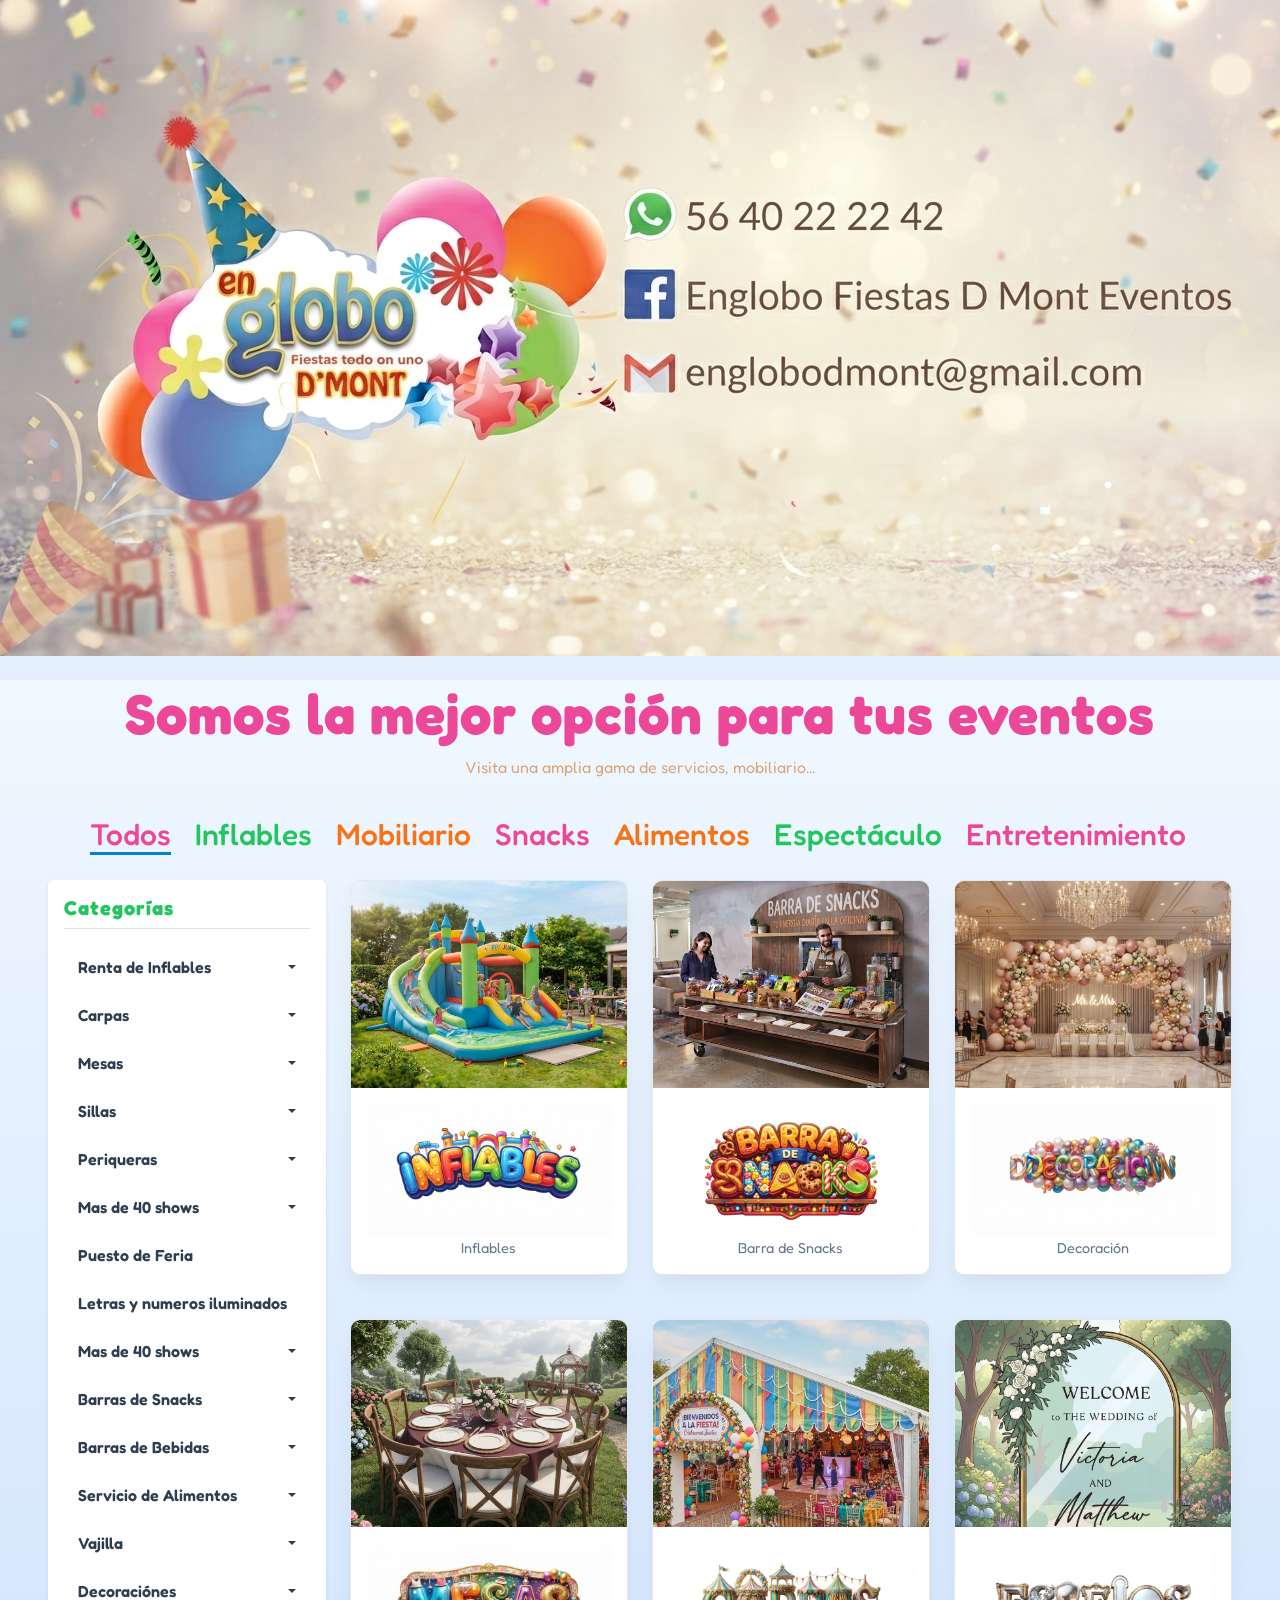
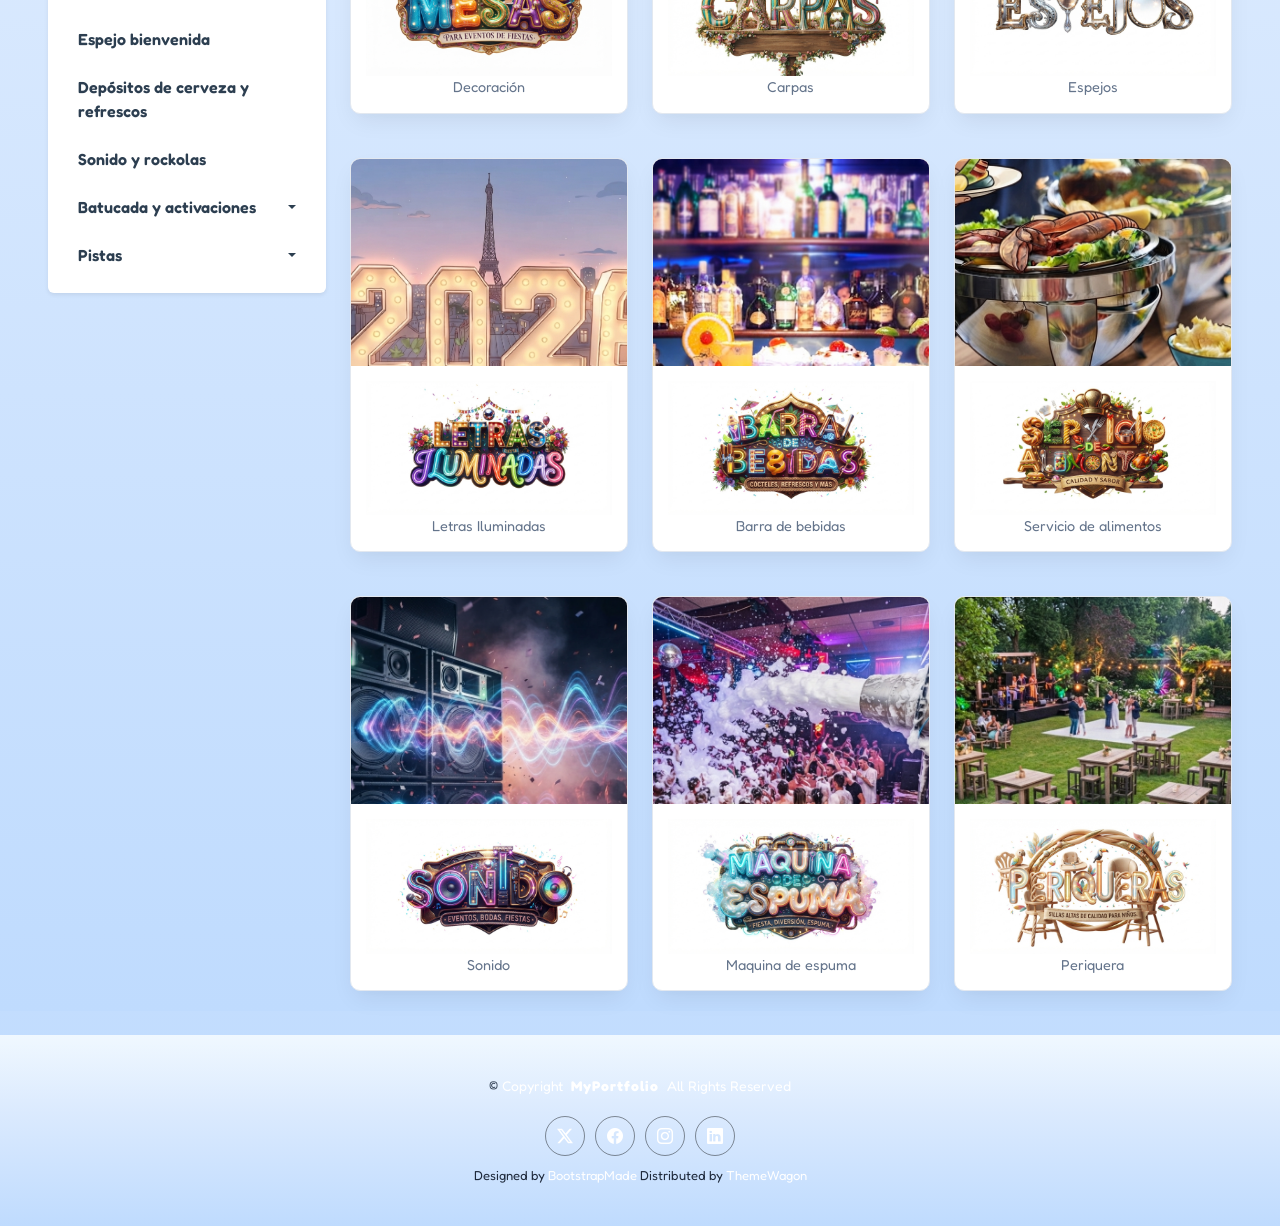
<file: index.html>
<!DOCTYPE html>
<html lang="en">

<head>
  <meta charset="utf-8">
  <meta content="width=device-width, initial-scale=1.0" name="viewport">
  <title>En Globo Fiestas</title>
  <meta name="description" content="">
  <meta name="keywords" content="">

  <!-- Google Font: Fredoka -->
  <link rel="preconnect" href="https://fonts.googleapis.com">
  <link rel="preconnect" href="https://fonts.gstatic.com" crossorigin>
  <link href="https://fonts.googleapis.com/css2?family=Fredoka:wght@300..700&display=swap" rel="stylesheet">

  <!-- Favicons -->
  <link href="assets/img/favicon.png" rel="icon">
  <link href="assets/img/apple-touch-icon.png" rel="apple-touch-icon">

  <!-- Fonts -->
  <link href="https://fonts.googleapis.com" rel="preconnect">
  <link href="https://fonts.gstatic.com" rel="preconnect" crossorigin>
  <link href="https://fonts.googleapis.com/css2?family=Inconsolata:wght@200;300;400;500;600;700;800;900&display=swap" rel="stylesheet">

  <!-- Vendor CSS Files -->
  <link href="assets/vendor/bootstrap/css/bootstrap.min.css" rel="stylesheet">
  <link href="assets/vendor/bootstrap-icons/bootstrap-icons.css" rel="stylesheet">
  <link href="assets/vendor/aos/aos.css" rel="stylesheet">
  <link href="assets/vendor/glightbox/css/glightbox.min.css" rel="stylesheet">
  <link href="assets/vendor/swiper/swiper-bundle.min.css" rel="stylesheet">

  <!-- Main CSS File -->
  <link href="assets/css/main.css" rel="stylesheet">

  <style>
  .portfolio-filters li {
    font-size: 30px !important; /* Puedes cambiar 20px por el tamaño que desees */
    font-weight: bold;
  }
</style>

</head>

<body class="index-page">

  <header id="header" class="header d-flex align-items-center sticky-top">
  <div class="container-fluid position-relative p-0 m-0">
    
    <!-- Enlace y Banner -->
    <a href="index.html" class="logo-link-extremo">
      <img src="assets/img/enGlobo/logoEnfiestasLogoM2.jpeg" alt="EnGloboFiestas" class="logo-extremo-img">
    </a>

    <!-- Navegación -->
    <nav id="navmenu" class="navmenu">
      <ul>
        <li><a href="index.html" class="active">Home</a></li>
        <li><a href="about.html">About</a></li>
        <li><a href="services.html">Services</a></li>
        <li><a href="portfolio.html">Portfolio</a></li>
        <li><a href="contact.html">Contact</a></li>
      </ul>
    </nav>
    
    <i class="mobile-nav-toggle d-xl-none bi bi-list"></i>

  </div>
</header>

  <main class="main my-4">
    <section id="portfolio" class="portfolio section">
      <div class="container-fluid px-lg-5">

        <!-- CONTENEDOR PRINCIPAL DE ISOTOPE (REQUERIDO PARA QUE FUNCIONE EL FILTRADO) -->
        <div class="isotope-layout" data-default-filter="*" data-layout="masonry" data-sort="original-order">

          <!-- ENCABEZADO Y FILTROS -->
          <div class="row align-items-center mb-4">
            <div class="col-lg-12 text-center">
              <h1 class="tituloPrincipal titulo-rosa">Somos la mejor opción para tus eventos</h1>
              <p class="titulo-anaranjado">Visita una amplia gama de servicios, mobiliario...</p>
            </div>
          </div>

          <div class="row">
            <div class="col-lg-12 text-center align-items-center">
              <ul class="portfolio-filters isotope-filters" data-aos="fade-up" data-aos-delay="100">
                <li data-filter="*" class="filter-active titulo-rosa">Todos</li>
                <li data-filter=".filter-app" class="titulo-verde">Inflables</li>
                <li data-filter=".filter-product" class="titulo-anaranjado">Mobiliario</li>
                <li data-filter=".filter-branding" class="titulo-rosa">Snacks</li>
                <li data-filter=".filter-books" class="titulo-anaranjado">Alimentos</li>
                <li data-filter=".filter-books" class="titulo-verde">Espectáculo</li>
                <li data-filter=".filter-books" class="titulo-rosa">Entretenimiento</li>
              </ul>
            </div>
          </div>

          <!-- ESTRUCTURA EN DOS COLUMNAS -->
          <div class="row gy-4">
            
            <!-- COLUMNA IZQUIERDA: Menú Vertical Lateral -->
            <div class="col-lg-3 order-1">
              <aside class="sidebar-vertical-menu p-3 rounded shadow-sm bg-white sticky-top" style="top: 100px; z-index: 99;">
                <h5 class="fw-bold mb-3 border-bottom pb-2 titulo-verde">Categorías</h5>
                <ul class="nav nav-pills flex-column gap-1">

                  <li class="nav-item dropdown">
                    <a class="nav-link dropdown-toggle text-dark d-flex justify-content-between align-items-center" href="#" data-bs-toggle="dropdown" role="button" aria-expanded="false">
                      Renta de Inflables
                    </a>
                    <ul class="dropdown-menu w-100">
                      <!-- Enlace principal que el usuario ve y al que le da clic -->
                      <li>
                        <a class="dropdown-item glightbox" href="assets/img/enGlobo/inflables1/i2.jpeg" data-gallery="galeria-toros">
                          Toros mecánicos
                        </a>
                      </li>
                      <!-- Las otras 2 imágenes ocultas (d-none) pero conectadas a la misma galería -->
                      <li class="d-none">
                        <a class="glightbox" href="assets/img/enGlobo/inflables1/i6.jpeg" data-gallery="galeria-toros"></a>
                      </li>
                      <!--<li class="d-none">
                        <a class="glightbox" href="assets/img/enGlobo/inflables1/i6.jpeg" data-gallery="galeria-toros"></a>
                      </li>-->
                      <li><a class="dropdown-item" href="portfolio-inflables.html">UP dawn y/o demoledor</a></li>
                      <li><a class="dropdown-item" href="portfolio-inflables.html">Mesa hokye</a></li>
                      <li><a class="dropdown-item" href="portfolio-inflables.html">JENGA GIGANTE</a></li>
                      <li><a class="dropdown-item" href="portfolio-inflables.html">Magic beans</a></li>
                      <li><a class="dropdown-item" href="portfolio-inflables.html">Rally Pista</a></li>
                      <li><a class="dropdown-item" href="portfolio-inflables.html">Gotcha hidrogel</a></li><li><a class="dropdown-item" href="portfolio-inflables.html#castillos">Mesa hokye</a></li>
                      <li><a class="dropdown-item" href="portfolio-inflables.html">Maquina de espuma </a></li>

                    </ul>
                  </li>

                  <li class="nav-item dropdown">
                    <a class="nav-link dropdown-toggle text-dark d-flex justify-content-between align-items-center" href="#" data-bs-toggle="dropdown" role="button" aria-expanded="false">
                      Carpas
                    </a>
                    <ul class="dropdown-menu w-100">
                      <li><a class="dropdown-item" href="portfolio-snacks.html#dulces">Lonas</a></li>
                      <li><a class="dropdown-item" href="portfolio-snacks.html#dulces">Carpas convensional</a></li>
                      <li><a class="dropdown-item" href="portfolio-snacks.html#dulces">Carpa elegante</a></li>
                      <li><a class="dropdown-item" href="portfolio-snacks.html#dulces">Carpa transparente</a></li>
                      <li><a class="dropdown-item" href="portfolio-snacks.html#dulces">Cortinas</a></li>
                    </ul>
                  </li>

                  <li class="nav-item dropdown">
                    <a class="nav-link dropdown-toggle text-dark d-flex justify-content-between align-items-center" href="#" data-bs-toggle="dropdown" role="button" aria-expanded="false">
                      Mesas
                    </a>
                    <ul class="dropdown-menu w-100">
                      <li><a class="dropdown-item" href="portfolio-snacks.html#dulces">Redonda</a></li>
                      <li><a class="dropdown-item" href="portfolio-snacks.html#dulces">Tablón</a></li>
                      <li><a class="dropdown-item" href="portfolio-snacks.html#dulces">Imperial</a></li>
                      <li><a class="dropdown-item" href="portfolio-snacks.html#dulces">California</a></li>
                      <li><a class="dropdown-item" href="portfolio-snacks.html#dulces">Mesa de Masa pic nic</a></li>
                      <li><a class="dropdown-item" href="portfolio-snacks.html#dulces">Mesa con sombrilla</a></li>
                      <li><a class="dropdown-item" href="portfolio-snacks.html#dulces">Mesa love</a></li>
                      <li><a class="dropdown-item" href="portfolio-snacks.html#dulces">Mesa infantil</a></li>
                    </ul>
                  </li>

                  <li class="nav-item dropdown">
                    <a class="nav-link dropdown-toggle text-dark d-flex justify-content-between align-items-center" href="#" data-bs-toggle="dropdown" role="button" aria-expanded="false">
                      Sillas
                    </a>
                    <ul class="dropdown-menu w-100">
                      <li><a class="dropdown-item" href="portfolio-snacks.html#dulces">Sillas Plegables</a></li>
                      <li><a class="dropdown-item" href="portfolio-snacks.html#dulces">Sillas Tiffany</a></li>
                      <li><a class="dropdown-item" href="portfolio-snacks.html#dulces">Sillas crossback</a></li>
                    </ul>
                  </li>

                  <li class="nav-item dropdown">
                    <a class="nav-link dropdown-toggle text-dark d-flex justify-content-between align-items-center" href="#" data-bs-toggle="dropdown" role="button" aria-expanded="false">
                      Periqueras
                    </a>
                    <ul class="dropdown-menu w-100">
                      <li><a class="dropdown-item" href="portfolio-snacks.html#dulces">Periqueras tipo bar</a></li>
                      <li><a class="dropdown-item" href="portfolio-snacks.html#dulces">Periqueras vintage</a></li>
                      <li><a class="dropdown-item" href="portfolio-snacks.html#dulces">Salas lounge</a></li>
                      <li><a class="dropdown-item" href="portfolio-snacks.html#dulces">Sillón para novios y xv años</a></li>
                    </ul>
                  </li>

                  <li class="nav-item dropdown">
                    <a class="nav-link dropdown-toggle text-dark d-flex justify-content-between align-items-center" href="#" data-bs-toggle="dropdown" role="button" aria-expanded="false">
                      Mas de 40 shows
                    </a>
                    <ul class="dropdown-menu w-100">
                      <li><a class="dropdown-item" href="portfolio-snacks.html#dulces">Shows infantiles</a></li>
                      <li><a class="dropdown-item" href="portfolio-snacks.html#dulces">Payaso</a></li>
                      <li><a class="dropdown-item" href="portfolio-snacks.html#dulces">Animación baby shower</a></li>
                      <li><a class="dropdown-item" href="portfolio-snacks.html#dulces">Pinta caritas</a></li>
                    </ul>
                  </li>

                  <li class="nav-item">
                    <a class="nav-link text-dark" href="#">Puesto de Feria</a>
                  </li>

                  <li class="nav-item">
                    <a class="nav-link text-dark" href="#">Letras y numeros iluminados</a>
                  </li>
                  <li class="nav-item dropdown">
                    <a class="nav-link dropdown-toggle text-dark d-flex justify-content-between align-items-center" href="#" data-bs-toggle="dropdown" role="button" aria-expanded="false">
                      Mas de 40 shows
                    </a>
                    <ul class="dropdown-menu w-100">
                      <li><a class="dropdown-item" href="portfolio-snacks.html#dulces">Shows infantiles</a></li>
                      <li><a class="dropdown-item" href="portfolio-snacks.html#dulces">Payaso</a></li>
                      <li><a class="dropdown-item" href="portfolio-snacks.html#dulces">Animación baby shower</a></li>
                      <li><a class="dropdown-item" href="portfolio-snacks.html#dulces">Pinta caritas</a></li>
                    </ul>
                  </li>

                  <li class="nav-item dropdown">
                    <a class="nav-link dropdown-toggle text-dark d-flex justify-content-between align-items-center" href="#" data-bs-toggle="dropdown" role="button" aria-expanded="false">
                      Barras de Snacks
                    </a>
                    <ul class="dropdown-menu w-100">
                      <li><a class="dropdown-item" href="portfolio-snacks.html#dulces">Esquites</a></li>
                      <li><a class="dropdown-item" href="portfolio-snacks.html#dulces">Dorilocos</a></li>
                      <li><a class="dropdown-item" href="portfolio-snacks.html#dulces">Elotes</a></li>
                      <li><a class="dropdown-item" href="portfolio-snacks.html#dulces">Snaks</a></li>
                      <li><a class="dropdown-item" href="portfolio-snacks.html#dulces">Maruchan</a></li>
                      <li><a class="dropdown-item" href="portfolio-snacks.html#dulces">Fresas con crema y duraznos</a></li>
                      <li><a class="dropdown-item" href="portfolio-snacks.html#dulces">Mini hotcackes</a></li>
                      <li><a class="dropdown-item" href="portfolio-snacks.html#dulces">Maquina de helados suaves</a></li>
                      <li><a class="dropdown-item" href="portfolio-snacks.html#dulces">Fuente de chocolate</a></li>
                      <li><a class="dropdown-item" href="portfolio-snacks.html#dulces">Postres</a></li>
                      <li><a class="dropdown-item" href="portfolio-snacks.html#dulces">Bebidas</a></li>
                      <li><a class="dropdown-item" href="portfolio-snacks.html#dulces">Mini hotcakes</a></li>
                    </ul>
                  </li>

                  <li class="nav-item dropdown">
                    <a class="nav-link dropdown-toggle text-dark d-flex justify-content-between align-items-center" href="#" data-bs-toggle="dropdown" role="button" aria-expanded="false">
                      Barras de Bebidas
                    </a>
                    <ul class="dropdown-menu w-100">
                      <li><a class="dropdown-item" href="portfolio-snacks.html#dulces">Micheladas</a></li>
                      <li><a class="dropdown-item" href="portfolio-snacks.html#dulces">Cockteleria</a></li>
                      <li><a class="dropdown-item" href="portfolio-snacks.html#dulces">Barra libre</a></li>
                    </ul>
                  </li>

                  <li class="nav-item dropdown">
                    <a class="nav-link dropdown-toggle text-dark d-flex justify-content-between align-items-center" href="#" data-bs-toggle="dropdown" role="button" aria-expanded="false">
                      Servicio de Alimentos
                    </a>
                    <ul class="dropdown-menu w-100">
                      <li><a class="dropdown-item" href="portfolio-snacks.html#dulces">Taquizas de guisados</a></li>
                      <li><a class="dropdown-item" href="portfolio-snacks.html#dulces">Tacos al pastor</a></li>
                      <li><a class="dropdown-item" href="portfolio-snacks.html#dulces">Menu en tres tiempos</a></li>
                      <li><a class="dropdown-item" href="portfolio-snacks.html#dulces">Mixiotes</a></li>
                      <li><a class="dropdown-item" href="portfolio-snacks.html#dulces">Carnitas</a></li>
                      <li><a class="dropdown-item" href="portfolio-snacks.html#dulces">Barbacoa</a></li>
                      <li><a class="dropdown-item" href="portfolio-snacks.html#dulces">Pozole</a></li>
                      <li><a class="dropdown-item" href="portfolio-snacks.html#dulces">Parrillada argentina</a></li>
                      <li><a class="dropdown-item" href="portfolio-snacks.html#dulces">Parrillada mexicana</a></li>
                      <li><a class="dropdown-item" href="portfolio-snacks.html#dulces">Parrilla suiza</a></li>
                      <li><a class="dropdown-item" href="portfolio-snacks.html#dulces">Hamburguesa y hot dogs</a></li>
                      <li><a class="dropdown-item" href="portfolio-snacks.html#dulces">Birria</a></li>
                      <li><a class="dropdown-item" href="portfolio-snacks.html#dulces">Desayunos ejecutivo</a></li>
                      <li><a class="dropdown-item" href="portfolio-snacks.html#dulces">Desayuno americano</a></li>
                      <li><a class="dropdown-item" href="portfolio-snacks.html#dulces">Desayuno buffet</a></li>
                      <li><a class="dropdown-item" href="portfolio-snacks.html#dulces">Caffe brake</a></li>
                    </ul>
                  </li>

                  <li class="nav-item dropdown">
                    <a class="nav-link dropdown-toggle text-dark d-flex justify-content-between align-items-center" href="#" data-bs-toggle="dropdown" role="button" aria-expanded="false">
                      Vajilla
                    </a>
                    <ul class="dropdown-menu w-100">
                      <li><a class="dropdown-item" href="portfolio-snacks.html#dulces">Cristalería y plaque</a></li>
                      <li><a class="dropdown-item" href="portfolio-snacks.html#dulces">Plato de barro</a></li>
                      <li><a class="dropdown-item" href="portfolio-snacks.html#dulces">Plato base</a></li>
                      <li><a class="dropdown-item" href="portfolio-snacks.html#dulces">Plato: ondo, medio, trinche, pastelero</a></li>
                      <li><a class="dropdown-item" href="portfolio-snacks.html#dulces">Copas</a></li>
                      <li><a class="dropdown-item" href="portfolio-snacks.html#dulces">Vasos</a></li>
                      <li><a class="dropdown-item" href="portfolio-snacks.html#dulces">Tazas</a></li>
                      <li><a class="dropdown-item" href="portfolio-snacks.html#dulces">Hieleras grandes</a></li>
                    </ul>
                  </li>

                  <li class="nav-item dropdown">
                    <a class="nav-link dropdown-toggle text-dark d-flex justify-content-between align-items-center" href="#" data-bs-toggle="dropdown" role="button" aria-expanded="false">
                      Decoraciónes
                    </a>
                    <ul class="dropdown-menu w-100">
                      <li><a class="dropdown-item" href="portfolio-snacks.html#dulces">Globos</a></li>
                      <li><a class="dropdown-item" href="portfolio-snacks.html#dulces">Telas</a></li>
                      <li><a class="dropdown-item" href="portfolio-snacks.html#dulces">Flores</a></li>
                      <li><a class="dropdown-item" href="portfolio-snacks.html#dulces">Luces</a></li>
                    </ul>
                  </li>

                  <li class="nav-item">
                    <a class="nav-link text-dark" href="#">Espejo bienvenida</a>
                  </li>

                  <li class="nav-item">
                    <a class="nav-link text-dark" href="#">Depósitos de cerveza y refrescos</a>
                  </li>

                  <li class="nav-item">
                    <a class="nav-link text-dark" href="#">Sonido y rockolas</a>
                  </li>

                  <li class="nav-item dropdown">
                    <a class="nav-link dropdown-toggle text-dark d-flex justify-content-between align-items-center" href="#" data-bs-toggle="dropdown" role="button" aria-expanded="false">
                      Batucada y activaciones
                    </a>
                    <ul class="dropdown-menu w-100">
                      <li><a class="dropdown-item" href="portfolio-snacks.html#dulces">Caffe brake</a></li>
                      <li><a class="dropdown-item" href="portfolio-snacks.html#dulces">Robot Iluminado</a></li>
                      <li><a class="dropdown-item" href="portfolio-snacks.html#dulces">Cabezones (la máscara, Bad Bunny, Casimiro "banda el mexicano" )</a></li>
                      <li><a class="dropdown-item" href="portfolio-snacks.html#dulces">Zanqueros iluminados</a></li>
                      <li><a class="dropdown-item" href="portfolio-snacks.html#dulces">Zanqueros tradicional</a></li>
                      <li><a class="dropdown-item" href="portfolio-snacks.html#dulces">Maestro de ceremonia</a></li>
                      
                    </ul>
                  </li>

                  <li class="nav-item dropdown">
                    <a class="nav-link dropdown-toggle text-dark d-flex justify-content-between align-items-center" href="#" data-bs-toggle="dropdown" role="button" aria-expanded="false">
                      Pistas
                    </a>
                    <ul class="dropdown-menu w-100">
                      <li><a class="dropdown-item" href="portfolio-snacks.html#dulces">Pista Iluminada</a></li>
                      <li><a class="dropdown-item" href="portfolio-snacks.html#dulces">Pista de Madera</a></li>
                      <li><a class="dropdown-item" href="portfolio-snacks.html#dulces">Templete</a></li>
                    </ul>
                  </li>

                </ul>
              </aside>
            </div>

            <!-- COLUMNA DERECHA: Grilla de Tarjetas (Isotope Container) -->
            <div class="col-lg-9 order-2">
              <div class="row gy-4 isotope-container" data-aos="fade-up" data-aos-delay="200">
                
                <!-- Ítem 1 (Inflables - Pertenece a filter-app) -->
                <div class="col-lg-4 col-md-6 portfolio-item isotope-item filter-app">
                  <div class="portfolio-wrap-azul">
                    <div class="portfolio-image-container">
                      <img src="assets/img/enGlobo/inflables1.jpeg" class="img-fluid portfolio-content-img" alt="Inflable">
                      <a href="portfolio-inflables.html" title="Ver detalles" class="portfolio-info-hover portfolio-link"></a>
                    </div>
                    <div class="portfolio-info-text">
                      <img src="assets/img/enGlobo/tituloInflables.jpeg" class="img-fluid portfolio-content-img" alt="Inflable">
                      <p>Inflables</p>
                    </div>
                  </div>
                </div>

                <!-- Ítem 2 (Barra Snacks - Pertenece a filter-product) -->
                <div class="col-lg-4 col-md-6 portfolio-item isotope-item filter-app">
                  <div class="portfolio-wrap-azul">
                    <div class="portfolio-image-container">
                      <img src="assets/img/enGlobo/barraDeSnacks.jpeg" class="img-fluid portfolio-content-img" alt="Barra de Snacks">
                      <a href="portfolio-barraSnacks.html" title="Ver detalles" class="portfolio-info-hover portfolio-link"></a>
                    </div>
                    <div class="portfolio-info-text">
                      <img src="assets/img/enGlobo/tituloBarraSnacks.jpeg" class="img-fluid portfolio-content-img" alt="Inflable">
                      <p>Barra de Snacks</p>
                    </div>
                  </div>
                </div>

                <!-- Ítem 3 (Decoración - Pertenece a filter-branding) -->
                <div class="col-lg-4 col-md-6 portfolio-item isotope-item filter-app">
                  <div class="portfolio-wrap-azul">
                    <div class="portfolio-image-container">
                      <img src="assets/img/enGlobo/decoracion2.jpeg" class="img-fluid portfolio-content-img" alt="Decoracion" style="width: 400px; height: 250px; object-fit: cover;">
                      <a href="portfolio-decoracion.html" title="Ver detalles" class="portfolio-info-hover portfolio-link"></a>
                    </div>
                    <div class="portfolio-info-text">
                      <img src="assets/img/enGlobo/tituloDecoracion.jpeg" class="img-fluid portfolio-content-img" alt="Inflable">
                      <p>Decoración</p>
                    </div>
                  </div>
                </div>

                <!-- Ítem 3 (Decoración - Pertenece a filter-branding) -->
                <div class="col-lg-4 col-md-6 portfolio-item isotope-item filter-app">
                  <div class="portfolio-wrap-azul">
                    <div class="portfolio-image-container">
                      <img src="assets/img/enGlobo/mesa2.jpeg" class="img-fluid portfolio-content-img" alt="Mesas" style="width: 400px; height: 250px; object-fit: cover;">
                      <a href="portfolio-mesas.html" title="Ver detalles" class="portfolio-info-hover portfolio-link"></a>
                    </div>
                    <div class="portfolio-info-text">
                      <img src="assets/img/enGlobo/tituloMesa.jpeg" class="img-fluid portfolio-content-img" alt="Mesas">
                      <p>Decoración</p>
                    </div>
                  </div>
                </div>

                <!-- Ítem 3 (Decoración - Pertenece a filter-branding) -->
                <div class="col-lg-4 col-md-6 portfolio-item isotope-item filter-app">
                  <div class="portfolio-wrap-azul">
                    <div class="portfolio-image-container">
                      <img src="assets/img/enGlobo/carpa.jpeg" class="img-fluid portfolio-content-img" alt="Carpas" style="width: 400px; height: 250px; object-fit: cover;">
                      <a href="portfolio-carpas.html" title="Ver detalles" class="portfolio-info-hover portfolio-link"></a>
                    </div>
                    <div class="portfolio-info-text">
                      <img src="assets/img/enGlobo/tituloCarpas.jpeg" class="img-fluid portfolio-content-img" alt="Carpas">
                      <p>Carpas</p>
                    </div>
                  </div>
                </div>

                <!-- Ítem 3 (Decoración - Pertenece a filter-branding) -->
                <div class="col-lg-4 col-md-6 portfolio-item isotope-item filter-app">
                  <div class="portfolio-wrap-azul">
                    <div class="portfolio-image-container">
                      <img src="assets/img/enGlobo/espejo1.jpeg" class="img-fluid portfolio-content-img" alt="Espejos" style="width: 400px; height: 350px; object-fit: cover;">
                      <a href="portfolio-espejos.html" title="Ver detalles" class="portfolio-info-hover portfolio-link"></a>
                    </div>
                    <div class="portfolio-info-text">
                      <img src="assets/img/enGlobo/tituloEspejo.jpeg" class="img-fluid portfolio-content-img" alt="Espejos">
                      <p>Espejos</p>
                    </div>
                  </div>
                </div>

                <!-- Ítem 3 (Decoración - Pertenece a filter-branding) -->
                <div class="col-lg-4 col-md-6 portfolio-item isotope-item filter-app">
                  <div class="portfolio-wrap-azul">
                    <div class="portfolio-image-container">
                      <img src="assets/img/enGlobo/letrasIluminadas.jpeg" class="img-fluid portfolio-content-img" alt="Letras Iluminadas" style="width: 400px; height: 350px; object-fit: cover;">
                      <a href="portfolio-letrasIluminadas.html" title="Ver detalles" class="portfolio-info-hover portfolio-link"></a>
                    </div>
                    <div class="portfolio-info-text">
                      <img src="assets/img/enGlobo/tituloLetrasIluminadas.jpeg" class="img-fluid portfolio-content-img" alt="Letras Iluminadas">
                      <p>Letras Iluminadas</p>
                    </div>
                  </div>
                </div>

                <!-- Ítem 3 (Decoración - Pertenece a filter-branding) -->
                <div class="col-lg-4 col-md-6 portfolio-item isotope-item filter-app">
                  <div class="portfolio-wrap-azul">
                    <div class="portfolio-image-container">
                      <img src="assets/img/enGlobo/bebidas.jpeg" class="img-fluid portfolio-content-img" alt="Barra De Bebidas" style="width: 400px; height: 350px; object-fit: cover;">
                      <a href="portfolio-BarraDeBebidas.html" title="Ver detalles" class="portfolio-info-hover portfolio-link"></a>
                    </div>
                    <div class="portfolio-info-text">
                      <img src="assets/img/enGlobo/tituloBarraDeBebidas.jpeg" class="img-fluid portfolio-content-img" alt="Barra De Bebidas">
                      <p>Barra de bebidas</p>
                    </div>
                  </div>
                </div>

                <!-- Ítem 3 (Decoración - Pertenece a filter-branding) -->
                <div class="col-lg-4 col-md-6 portfolio-item isotope-item filter-app">
                  <div class="portfolio-wrap-azul">
                    <div class="portfolio-image-container">
                      <img src="assets/img/enGlobo/serviciosDeAlimentos2.jpeg" class="img-fluid portfolio-content-img" alt="Servicios de Alimentos" style="width: 400px; height: 350px; object-fit: cover;">
                      <a href="portfolio-ServicioDeAlimentos.html" title="Ver detalles" class="portfolio-info-hover portfolio-link"></a>
                    </div>
                    <div class="portfolio-info-text">
                      <img src="assets/img/enGlobo/tituloServicioDeAlimentos.jpeg" class="img-fluid portfolio-content-img" alt="Servicios de Alimentos">
                      <p>Servicio de alimentos</p>
                    </div>
                  </div>
                </div>

                <!-- Ítem 3 (Decoración - Pertenece a filter-branding) -->
                <div class="col-lg-4 col-md-6 portfolio-item isotope-item filter-app">
                  <div class="portfolio-wrap-azul">
                    <div class="portfolio-image-container">
                      <img src="assets/img/enGlobo/sonido.jpeg" class="img-fluid portfolio-content-img" alt="Sonido" style="width: 400px; height: 350px; object-fit: cover;">
                      <a href="portfolio-Sonido.html" title="Ver detalles" class="portfolio-info-hover portfolio-link"></a>
                    </div>
                    <div class="portfolio-info-text">
                      <img src="assets/img/enGlobo/tituloSonido.jpeg" class="img-fluid portfolio-content-img" alt="Sonido">
                      <p>Sonido</p>
                    </div>
                  </div>
                </div>

                <!-- Ítem 3 (Decoración - Pertenece a filter-branding) -->
                <div class="col-lg-4 col-md-6 portfolio-item isotope-item filter-app">
                  <div class="portfolio-wrap-azul">
                    <div class="portfolio-image-container">
                      <img src="assets/img/enGlobo/maquinaEspuma.jpeg" class="img-fluid portfolio-content-img" alt="Periquera" style="width: 400px; height: 350px; object-fit: cover;">
                      <a href="portfolio-MaquinaEspuma.html" title="Ver detalles" class="portfolio-info-hover portfolio-link"></a>
                    </div>
                    <div class="portfolio-info-text">
                      <img src="assets/img/enGlobo/tituloMaquinaEspuma.jpeg" class="img-fluid portfolio-content-img" alt="Periquera">
                      <p>Maquina de espuma</p>
                    </div>
                  </div>
                </div>

                <!-- Ítem 3 (Decoración - Pertenece a filter-branding) -->
                <div class="col-lg-4 col-md-6 portfolio-item isotope-item filter-app">
                  <div class="portfolio-wrap-azul">
                    <div class="portfolio-image-container">
                      <img src="assets/img/enGlobo/periqueras.jpeg" class="img-fluid portfolio-content-img" alt="Periquera" style="width: 400px; height: 350px; object-fit: cover;">
                      <a href="portfolio-MaquinaEspuma.html" title="Ver detalles" class="portfolio-info-hover portfolio-link"></a>
                    </div>
                    <div class="portfolio-info-text">
                      <img src="assets/img/enGlobo/tituloPeriqueras.jpeg" class="img-fluid portfolio-content-img" alt="Periquera">
                      <p>Periquera</p>
                    </div>
                  </div>
                </div>

              </div><!-- End Portfolio Container -->
            </div>

          </div><!-- End Row Grid -->

        </div><!-- End Isotope Layout Wrapper -->

      </div>
    </section>
  </main>

  <footer id="footer" class="footer light-background">
    <div class="container">
      <div class="copyright text-center ">
        <p>© <span>Copyright</span> <strong class="px-1 sitename">MyPortfolio</strong> <span>All Rights Reserved</span></p>
      </div>
      <div class="social-links d-flex justify-content-center">
        <a href=""><i class="bi bi-twitter-x"></i></a>
        <a href=""><i class="bi bi-facebook"></i></a>
        <a href=""><i class="bi bi-instagram"></i></a>
        <a href=""><i class="bi bi-linkedin"></i></a>
      </div>
      <div class="credits">
        Designed by <a href="https://bootstrapmade.com/">BootstrapMade</a> Distributed by <a href="https://themewagon.com" target="_blank">ThemeWagon</a>
      </div>
    </div>
  </footer>

  <!-- Scroll Top -->
  <a href="#" id="scroll-top" class="scroll-top d-flex align-items-center justify-content-center"><i class="bi bi-arrow-up-short"></i></a>

  <!-- Preloader -->
  <div id="preloader"></div>

  <!-- Vendor JS Files -->
  <script src="assets/vendor/bootstrap/js/bootstrap.bundle.min.js"></script>
  <script src="assets/vendor/php-email-form/validate.js"></script>
  <script src="assets/vendor/aos/aos.js"></script>
  <script src="assets/vendor/glightbox/js/glightbox.min.js"></script>
  <script src="assets/vendor/imagesloaded/imagesloaded.pkgd.min.js"></script>
  <script src="assets/vendor/isotope-layout/isotope.pkgd.min.js"></script>
  <script src="assets/vendor/swiper/swiper-bundle.min.js"></script>

  <!-- Main JS File -->
  <script src="assets/js/main.js"></script>

</body>

</html>
</file>
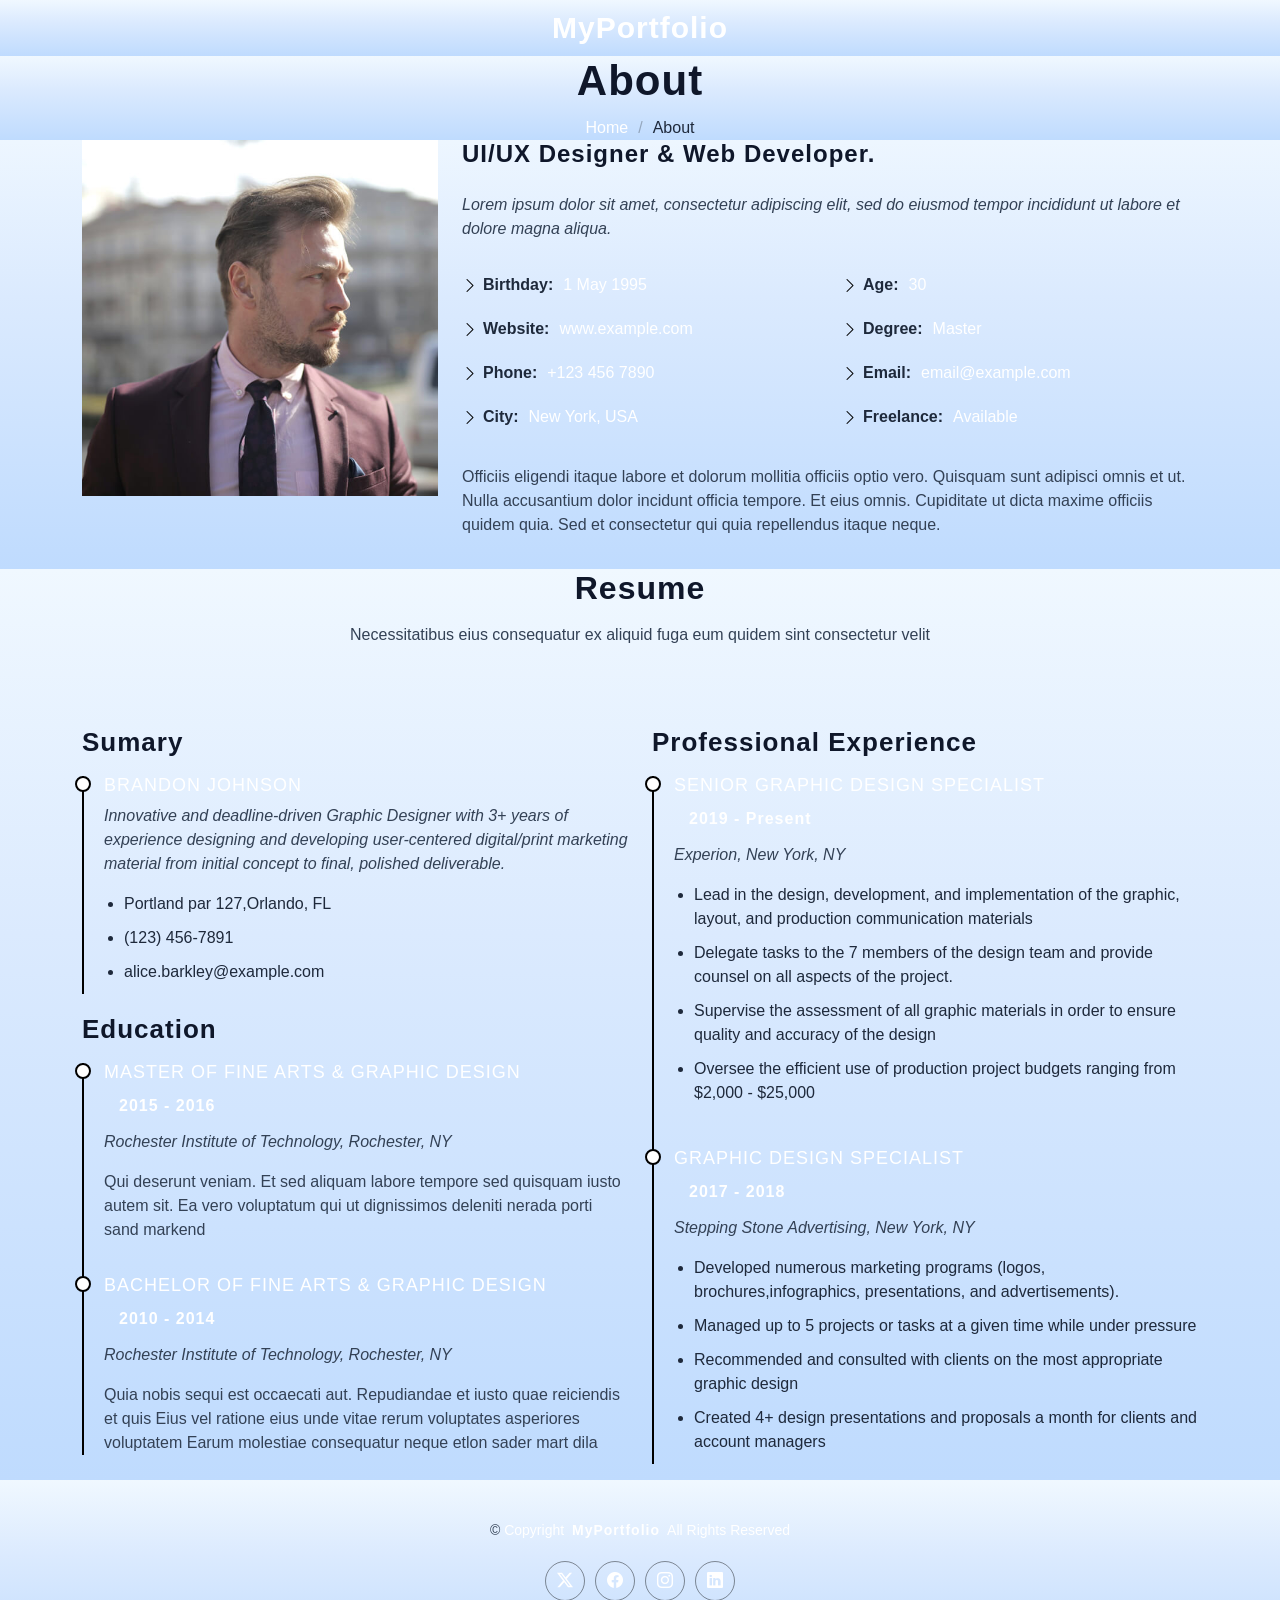
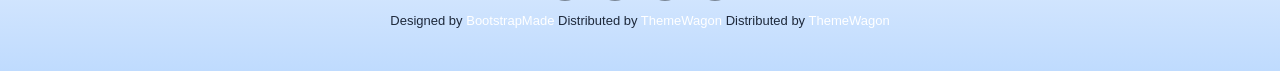
<file: about.html>
<!DOCTYPE html>
<html lang="en">

<head>
  <meta charset="utf-8">
  <meta content="width=device-width, initial-scale=1.0" name="viewport">
  <title>About - MyPortfolio Bootstrap Template</title>
  <meta name="description" content="">
  <meta name="keywords" content="">

  <!-- Favicons -->
  <link href="assets/img/favicon.png" rel="icon">
  <link href="assets/img/apple-touch-icon.png" rel="apple-touch-icon">

  <!-- Fonts -->
  <link href="https://fonts.googleapis.com" rel="preconnect">
  <link href="https://fonts.gstatic.com" rel="preconnect" crossorigin>
  <link href="https://fonts.googleapis.com/css2?family=Inconsolata:wght@200;300;400;500;600;700;800;900&display=swap" rel="stylesheet">

  <!-- Vendor CSS Files -->
  <link href="assets/vendor/bootstrap/css/bootstrap.min.css" rel="stylesheet">
  <link href="assets/vendor/bootstrap-icons/bootstrap-icons.css" rel="stylesheet">
  <link href="assets/vendor/aos/aos.css" rel="stylesheet">
  <link href="assets/vendor/glightbox/css/glightbox.min.css" rel="stylesheet">
  <link href="assets/vendor/swiper/swiper-bundle.min.css" rel="stylesheet">

  <!-- Main CSS File -->
  <link href="assets/css/main.css" rel="stylesheet">

  <!-- =======================================================
  * Template Name: MyPortfolio
  * Template URL: https://bootstrapmade.com/myportfolio-bootstrap-portfolio-website-template/
  * Updated: Aug 08 2024 with Bootstrap v5.3.3
  * Author: BootstrapMade.com
  * License: https://bootstrapmade.com/license/
  ======================================================== -->
</head>

<body class="about-page">

  <header id="header" class="header d-flex align-items-center sticky-top">
    <div class="container-fluid  position-relative d-flex align-items-center justify-content-between">

      <a href="index.html" class="logo d-flex align-items-center">
        <!-- Uncomment the line below if you also wish to use an image logo -->
        <!-- <img src="assets/img/logo.png" alt=""> -->
        <h1 class="sitename">MyPortfolio</h1>
      </a>

      <nav id="navmenu" class="navmenu">
        <ul>
          <li><a href="index.html">Home</a></li>
          <li><a href="about.html" class="active">About</a></li>
          <li><a href="services.html">Services</a></li>
          <li><a href="portfolio.html">Portfolio</a></li>
          <li class="dropdown"><a href="#"><span>Dropdown</span> <i class="bi bi-chevron-down toggle-dropdown"></i></a>
            <ul>
              <li><a href="#">Dropdown 1</a></li>
              <li class="dropdown"><a href="#"><span>Deep Dropdown</span> <i class="bi bi-chevron-down toggle-dropdown"></i></a>
                <ul>
                  <li><a href="#">Deep Dropdown 1</a></li>
                  <li><a href="#">Deep Dropdown 2</a></li>
                  <li><a href="#">Deep Dropdown 3</a></li>
                  <li><a href="#">Deep Dropdown 4</a></li>
                  <li><a href="#">Deep Dropdown 5</a></li>
                </ul>
              </li>
              <li><a href="#">Dropdown 2</a></li>
              <li><a href="#">Dropdown 3</a></li>
              <li><a href="#">Dropdown 4</a></li>
            </ul>
          </li>
          <li><a href="contact.html">Contact</a></li>
        </ul>
        <i class="mobile-nav-toggle d-xl-none bi bi-list"></i>
      </nav>

    </div>
  </header>

  <main class="main">

    <!-- Page Title -->
    <div class="page-title light-background">
      <div class="container">
        <h1>About</h1>
        <nav class="breadcrumbs">
          <ol>
            <li><a href="index.html">Home</a></li>
            <li class="current">About</li>
          </ol>
        </nav>
      </div>
    </div><!-- End Page Title -->

    <!-- About Section -->
    <section id="about" class="about section">

      <div class="container" data-aos="fade-up" data-aos-delay="100">

        <div class="row gy-4 justify-content-center">
          <div class="col-lg-4">
            <img src="assets/img/profile-img.jpg" class="img-fluid" alt="">
          </div>
          <div class="col-lg-8 content">
            <h2>UI/UX Designer &amp; Web Developer.</h2>
            <p class="fst-italic py-3">
              Lorem ipsum dolor sit amet, consectetur adipiscing elit, sed do eiusmod tempor incididunt ut labore et dolore
              magna aliqua.
            </p>
            <div class="row">
              <div class="col-lg-6">
                <ul>
                  <li><i class="bi bi-chevron-right"></i> <strong>Birthday:</strong> <span>1 May 1995</span></li>
                  <li><i class="bi bi-chevron-right"></i> <strong>Website:</strong> <span>www.example.com</span></li>
                  <li><i class="bi bi-chevron-right"></i> <strong>Phone:</strong> <span>+123 456 7890</span></li>
                  <li><i class="bi bi-chevron-right"></i> <strong>City:</strong> <span>New York, USA</span></li>
                </ul>
              </div>
              <div class="col-lg-6">
                <ul>
                  <li><i class="bi bi-chevron-right"></i> <strong>Age:</strong> <span>30</span></li>
                  <li><i class="bi bi-chevron-right"></i> <strong>Degree:</strong> <span>Master</span></li>
                  <li><i class="bi bi-chevron-right"></i> <strong>Email:</strong> <span>email@example.com</span></li>
                  <li><i class="bi bi-chevron-right"></i> <strong>Freelance:</strong> <span>Available</span></li>
                </ul>
              </div>
            </div>
            <p class="py-3">
              Officiis eligendi itaque labore et dolorum mollitia officiis optio vero. Quisquam sunt adipisci omnis et ut. Nulla accusantium dolor incidunt officia tempore. Et eius omnis.
              Cupiditate ut dicta maxime officiis quidem quia. Sed et consectetur qui quia repellendus itaque neque.
            </p>
          </div>
        </div>

      </div>

    </section><!-- /About Section -->

    <!-- Resume Section -->
    <section id="resume" class="resume section">

      <!-- Section Title -->
      <div class="container section-title" data-aos="fade-up">
        <h2>Resume</h2>
        <p>Necessitatibus eius consequatur ex aliquid fuga eum quidem sint consectetur velit</p>
      </div><!-- End Section Title -->

      <div class="container">

        <div class="row">

          <div class="col-lg-6" data-aos="fade-up" data-aos-delay="100">
            <h3 class="resume-title">Sumary</h3>

            <div class="resume-item pb-0">
              <h4>Brandon Johnson</h4>
              <p><em>Innovative and deadline-driven Graphic Designer with 3+ years of experience designing and developing user-centered digital/print marketing material from initial concept to final, polished deliverable.</em></p>
              <ul>
                <li>Portland par 127,Orlando, FL</li>
                <li>(123) 456-7891</li>
                <li>alice.barkley@example.com</li>
              </ul>
            </div><!-- Edn Resume Item -->

            <h3 class="resume-title">Education</h3>
            <div class="resume-item">
              <h4>Master of Fine Arts &amp; Graphic Design</h4>
              <h5>2015 - 2016</h5>
              <p><em>Rochester Institute of Technology, Rochester, NY</em></p>
              <p>Qui deserunt veniam. Et sed aliquam labore tempore sed quisquam iusto autem sit. Ea vero voluptatum qui ut dignissimos deleniti nerada porti sand markend</p>
            </div><!-- Edn Resume Item -->

            <div class="resume-item">
              <h4>Bachelor of Fine Arts &amp; Graphic Design</h4>
              <h5>2010 - 2014</h5>
              <p><em>Rochester Institute of Technology, Rochester, NY</em></p>
              <p>Quia nobis sequi est occaecati aut. Repudiandae et iusto quae reiciendis et quis Eius vel ratione eius unde vitae rerum voluptates asperiores voluptatem Earum molestiae consequatur neque etlon sader mart dila</p>
            </div><!-- Edn Resume Item -->

          </div>

          <div class="col-lg-6" data-aos="fade-up" data-aos-delay="200">
            <h3 class="resume-title">Professional Experience</h3>
            <div class="resume-item">
              <h4>Senior graphic design specialist</h4>
              <h5>2019 - Present</h5>
              <p><em>Experion, New York, NY </em></p>
              <ul>
                <li>Lead in the design, development, and implementation of the graphic, layout, and production communication materials</li>
                <li>Delegate tasks to the 7 members of the design team and provide counsel on all aspects of the project. </li>
                <li>Supervise the assessment of all graphic materials in order to ensure quality and accuracy of the design</li>
                <li>Oversee the efficient use of production project budgets ranging from $2,000 - $25,000</li>
              </ul>
            </div><!-- Edn Resume Item -->

            <div class="resume-item">
              <h4>Graphic design specialist</h4>
              <h5>2017 - 2018</h5>
              <p><em>Stepping Stone Advertising, New York, NY</em></p>
              <ul>
                <li>Developed numerous marketing programs (logos, brochures,infographics, presentations, and advertisements).</li>
                <li>Managed up to 5 projects or tasks at a given time while under pressure</li>
                <li>Recommended and consulted with clients on the most appropriate graphic design</li>
                <li>Created 4+ design presentations and proposals a month for clients and account managers</li>
              </ul>
            </div><!-- Edn Resume Item -->

          </div>

        </div>

      </div>

    </section><!-- /Resume Section -->

  </main>

  <footer id="footer" class="footer light-background">

    <div class="container">
      <div class="copyright text-center ">
        <p>© <span>Copyright</span> <strong class="px-1 sitename">MyPortfolio</strong> <span>All Rights Reserved</span></p>
      </div>
      <div class="social-links d-flex justify-content-center">
        <a href=""><i class="bi bi-twitter-x"></i></a>
        <a href=""><i class="bi bi-facebook"></i></a>
        <a href=""><i class="bi bi-instagram"></i></a>
        <a href=""><i class="bi bi-linkedin"></i></a>
      </div>
      <div class="credits">
        <!-- All the links in the footer should remain intact. -->
        <!-- You can delete the links only if you've purchased the pro version. -->
        <!-- Licensing information: https://bootstrapmade.com/license/ -->
        <!-- Purchase the pro version with working PHP/AJAX contact form: [buy-url] -->
        Designed by <a href="https://bootstrapmade.com/">BootstrapMade</a> Distributed by <a href="https://themewagon.com" target="_blank">ThemeWagon</a> Distributed by <a href="https://themewagon.com" target="_blank">ThemeWagon</a>
      </div>
    </div>

  </footer>

  <!-- Scroll Top -->
  <a href="#" id="scroll-top" class="scroll-top d-flex align-items-center justify-content-center"><i class="bi bi-arrow-up-short"></i></a>

  <!-- Preloader -->
  <div id="preloader"></div>

  <!-- Vendor JS Files -->
  <script src="assets/vendor/bootstrap/js/bootstrap.bundle.min.js"></script>
  <script src="assets/vendor/php-email-form/validate.js"></script>
  <script src="assets/vendor/aos/aos.js"></script>
  <script src="assets/vendor/glightbox/js/glightbox.min.js"></script>
  <script src="assets/vendor/imagesloaded/imagesloaded.pkgd.min.js"></script>
  <script src="assets/vendor/isotope-layout/isotope.pkgd.min.js"></script>
  <script src="assets/vendor/swiper/swiper-bundle.min.js"></script>

  <!-- Main JS File -->
  <script src="assets/js/main.js"></script>

</body>

</html>
</file>
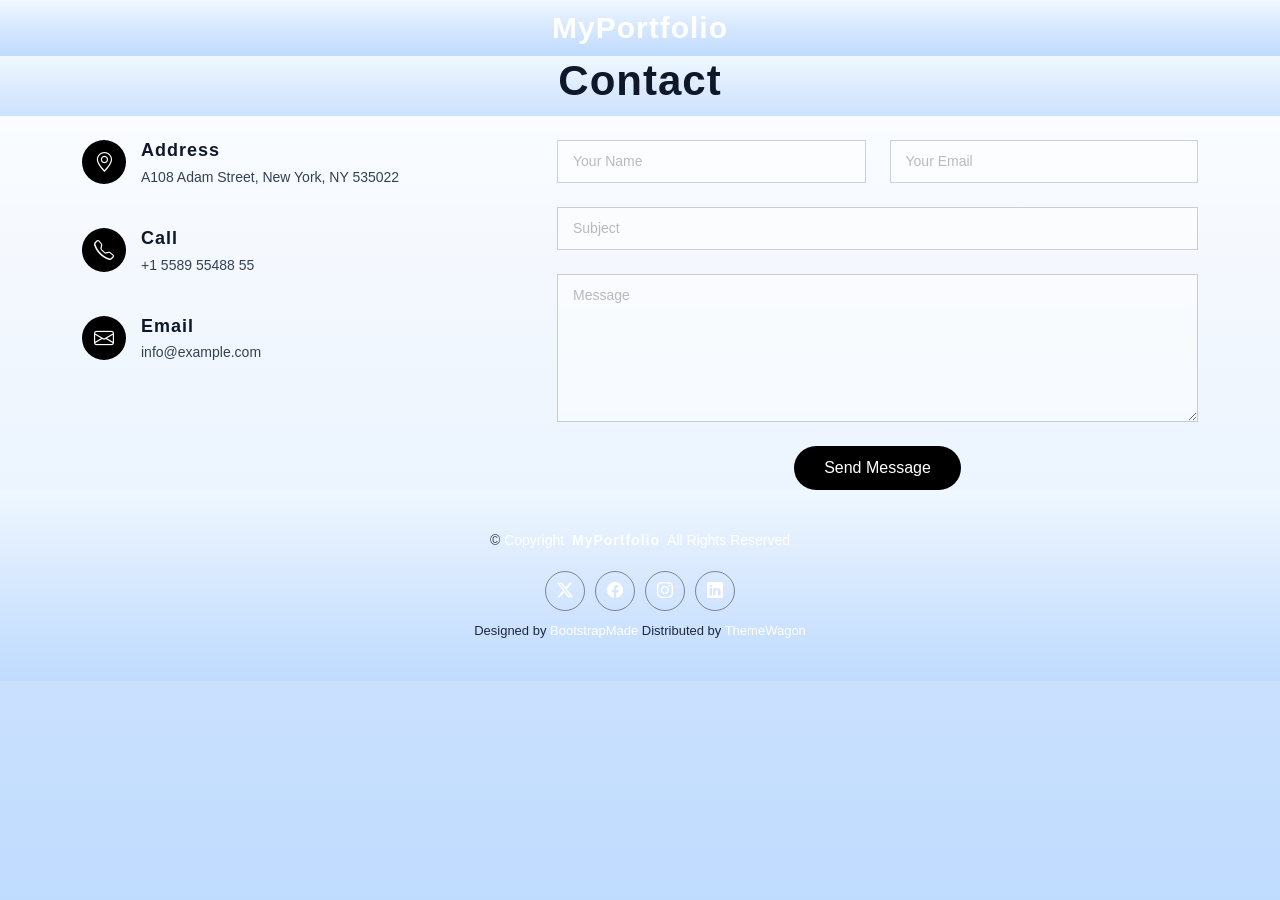
<file: contact.html>
<!DOCTYPE html>
<html lang="en">

<head>
  <meta charset="utf-8">
  <meta content="width=device-width, initial-scale=1.0" name="viewport">
  <title>Contact - MyPortfolio Bootstrap Template</title>
  <meta name="description" content="">
  <meta name="keywords" content="">

  <!-- Favicons -->
  <link href="assets/img/favicon.png" rel="icon">
  <link href="assets/img/apple-touch-icon.png" rel="apple-touch-icon">

  <!-- Fonts -->
  <link href="https://fonts.googleapis.com" rel="preconnect">
  <link href="https://fonts.gstatic.com" rel="preconnect" crossorigin>
  <link href="https://fonts.googleapis.com/css2?family=Inconsolata:wght@200;300;400;500;600;700;800;900&display=swap" rel="stylesheet">

  <!-- Vendor CSS Files -->
  <link href="assets/vendor/bootstrap/css/bootstrap.min.css" rel="stylesheet">
  <link href="assets/vendor/bootstrap-icons/bootstrap-icons.css" rel="stylesheet">
  <link href="assets/vendor/aos/aos.css" rel="stylesheet">
  <link href="assets/vendor/glightbox/css/glightbox.min.css" rel="stylesheet">
  <link href="assets/vendor/swiper/swiper-bundle.min.css" rel="stylesheet">

  <!-- Main CSS File -->
  <link href="assets/css/main.css" rel="stylesheet">

  <!-- =======================================================
  * Template Name: MyPortfolio
  * Template URL: https://bootstrapmade.com/myportfolio-bootstrap-portfolio-website-template/
  * Updated: Aug 08 2024 with Bootstrap v5.3.3
  * Author: BootstrapMade.com
  * License: https://bootstrapmade.com/license/
  ======================================================== -->
</head>

<body class="contact-page">

  <header id="header" class="header d-flex align-items-center sticky-top">
    <div class="container-fluid  position-relative d-flex align-items-center justify-content-between">

      <a href="index.html" class="logo d-flex align-items-center">
        <!-- Uncomment the line below if you also wish to use an image logo -->
        <!-- <img src="assets/img/logo.png" alt=""> -->
        <h1 class="sitename">MyPortfolio</h1>
      </a>

      <nav id="navmenu" class="navmenu">
        <ul>
          <li><a href="index.html">Home</a></li>
          <li><a href="about.html">About</a></li>
          <li><a href="services.html">Services</a></li>
          <li><a href="portfolio.html">Portfolio</a></li>
          <li class="dropdown"><a href="#"><span>Dropdown</span> <i class="bi bi-chevron-down toggle-dropdown"></i></a>
            <ul>
              <li><a href="#">Dropdown 1</a></li>
              <li class="dropdown"><a href="#"><span>Deep Dropdown</span> <i class="bi bi-chevron-down toggle-dropdown"></i></a>
                <ul>
                  <li><a href="#">Deep Dropdown 1</a></li>
                  <li><a href="#">Deep Dropdown 2</a></li>
                  <li><a href="#">Deep Dropdown 3</a></li>
                  <li><a href="#">Deep Dropdown 4</a></li>
                  <li><a href="#">Deep Dropdown 5</a></li>
                </ul>
              </li>
              <li><a href="#">Dropdown 2</a></li>
              <li><a href="#">Dropdown 3</a></li>
              <li><a href="#">Dropdown 4</a></li>
            </ul>
          </li>
          <li><a href="contact.html" class="active">Contact</a></li>
        </ul>
        <i class="mobile-nav-toggle d-xl-none bi bi-list"></i>
      </nav>

    </div>
  </header>

  <main class="main">

    <!-- Page Title -->
    <div class="page-title light-background">
      <div class="container">
        <h1>Contact</h1>
        <nav class="breadcrumbs">
          <ol>
            <li><a href="index.html">Home</a></li>
            <li class="current">Contact</li>
          </ol>
        </nav>
      </div>
    </div><!-- End Page Title -->

    <!-- Contact Section -->
    <section id="contact" class="contact section">

      <div class="container position-relative" data-aos="fade-up" data-aos-delay="100">

        <div class="row gy-4">

          <div class="col-lg-5">
            <div class="info-item d-flex" data-aos="fade-up" data-aos-delay="200">
              <i class="bi bi-geo-alt flex-shrink-0"></i>
              <div>
                <h3>Address</h3>
                <p>A108 Adam Street, New York, NY 535022</p>
              </div>
            </div><!-- End Info Item -->

            <div class="info-item d-flex" data-aos="fade-up" data-aos-delay="300">
              <i class="bi bi-telephone flex-shrink-0"></i>
              <div>
                <h3>Call</h3>
                <p>+1 5589 55488 55</p>
              </div>
            </div><!-- End Info Item -->

            <div class="info-item d-flex" data-aos="fade-up" data-aos-delay="400">
              <i class="bi bi-envelope flex-shrink-0"></i>
              <div>
                <h3>Email<br></h3>
                <p>info@example.com</p>
              </div>
            </div><!-- End Info Item -->

          </div>

          <div class="col-lg-7">
            <form action="forms/contact.php" method="post" class="php-email-form" data-aos="fade-up" data-aos-delay="500">
              <div class="row gy-4">

                <div class="col-md-6">
                  <input type="text" name="name" class="form-control" placeholder="Your Name" required="">
                </div>

                <div class="col-md-6 ">
                  <input type="email" class="form-control" name="email" placeholder="Your Email" required="">
                </div>

                <div class="col-md-12">
                  <input type="text" class="form-control" name="subject" placeholder="Subject" required="">
                </div>

                <div class="col-md-12">
                  <textarea class="form-control" name="message" rows="6" placeholder="Message" required=""></textarea>
                </div>

                <div class="col-md-12 text-center">
                  <div class="loading">Loading</div>
                  <div class="error-message"></div>
                  <div class="sent-message">Your message has been sent. Thank you!</div>

                  <button type="submit">Send Message</button>
                </div>

              </div>
            </form>
          </div><!-- End Contact Form -->

        </div>

      </div>

    </section><!-- /Contact Section -->

  </main>

  <footer id="footer" class="footer light-background">

    <div class="container">
      <div class="copyright text-center ">
        <p>© <span>Copyright</span> <strong class="px-1 sitename">MyPortfolio</strong> <span>All Rights Reserved</span></p>
      </div>
      <div class="social-links d-flex justify-content-center">
        <a href=""><i class="bi bi-twitter-x"></i></a>
        <a href=""><i class="bi bi-facebook"></i></a>
        <a href=""><i class="bi bi-instagram"></i></a>
        <a href=""><i class="bi bi-linkedin"></i></a>
      </div>
      <div class="credits">
        <!-- All the links in the footer should remain intact. -->
        <!-- You can delete the links only if you've purchased the pro version. -->
        <!-- Licensing information: https://bootstrapmade.com/license/ -->
        <!-- Purchase the pro version with working PHP/AJAX contact form: [buy-url] -->
        Designed by <a href="https://bootstrapmade.com/">BootstrapMade</a> Distributed by <a href="https://themewagon.com" target="_blank">ThemeWagon</a>
      </div>
    </div>

  </footer>

  <!-- Scroll Top -->
  <a href="#" id="scroll-top" class="scroll-top d-flex align-items-center justify-content-center"><i class="bi bi-arrow-up-short"></i></a>

  <!-- Preloader -->
  <div id="preloader"></div>

  <!-- Vendor JS Files -->
  <script src="assets/vendor/bootstrap/js/bootstrap.bundle.min.js"></script>
  <script src="assets/vendor/php-email-form/validate.js"></script>
  <script src="assets/vendor/aos/aos.js"></script>
  <script src="assets/vendor/glightbox/js/glightbox.min.js"></script>
  <script src="assets/vendor/imagesloaded/imagesloaded.pkgd.min.js"></script>
  <script src="assets/vendor/isotope-layout/isotope.pkgd.min.js"></script>
  <script src="assets/vendor/swiper/swiper-bundle.min.js"></script>

  <!-- Main JS File -->
  <script src="assets/js/main.js"></script>

</body>

</html>
</file>
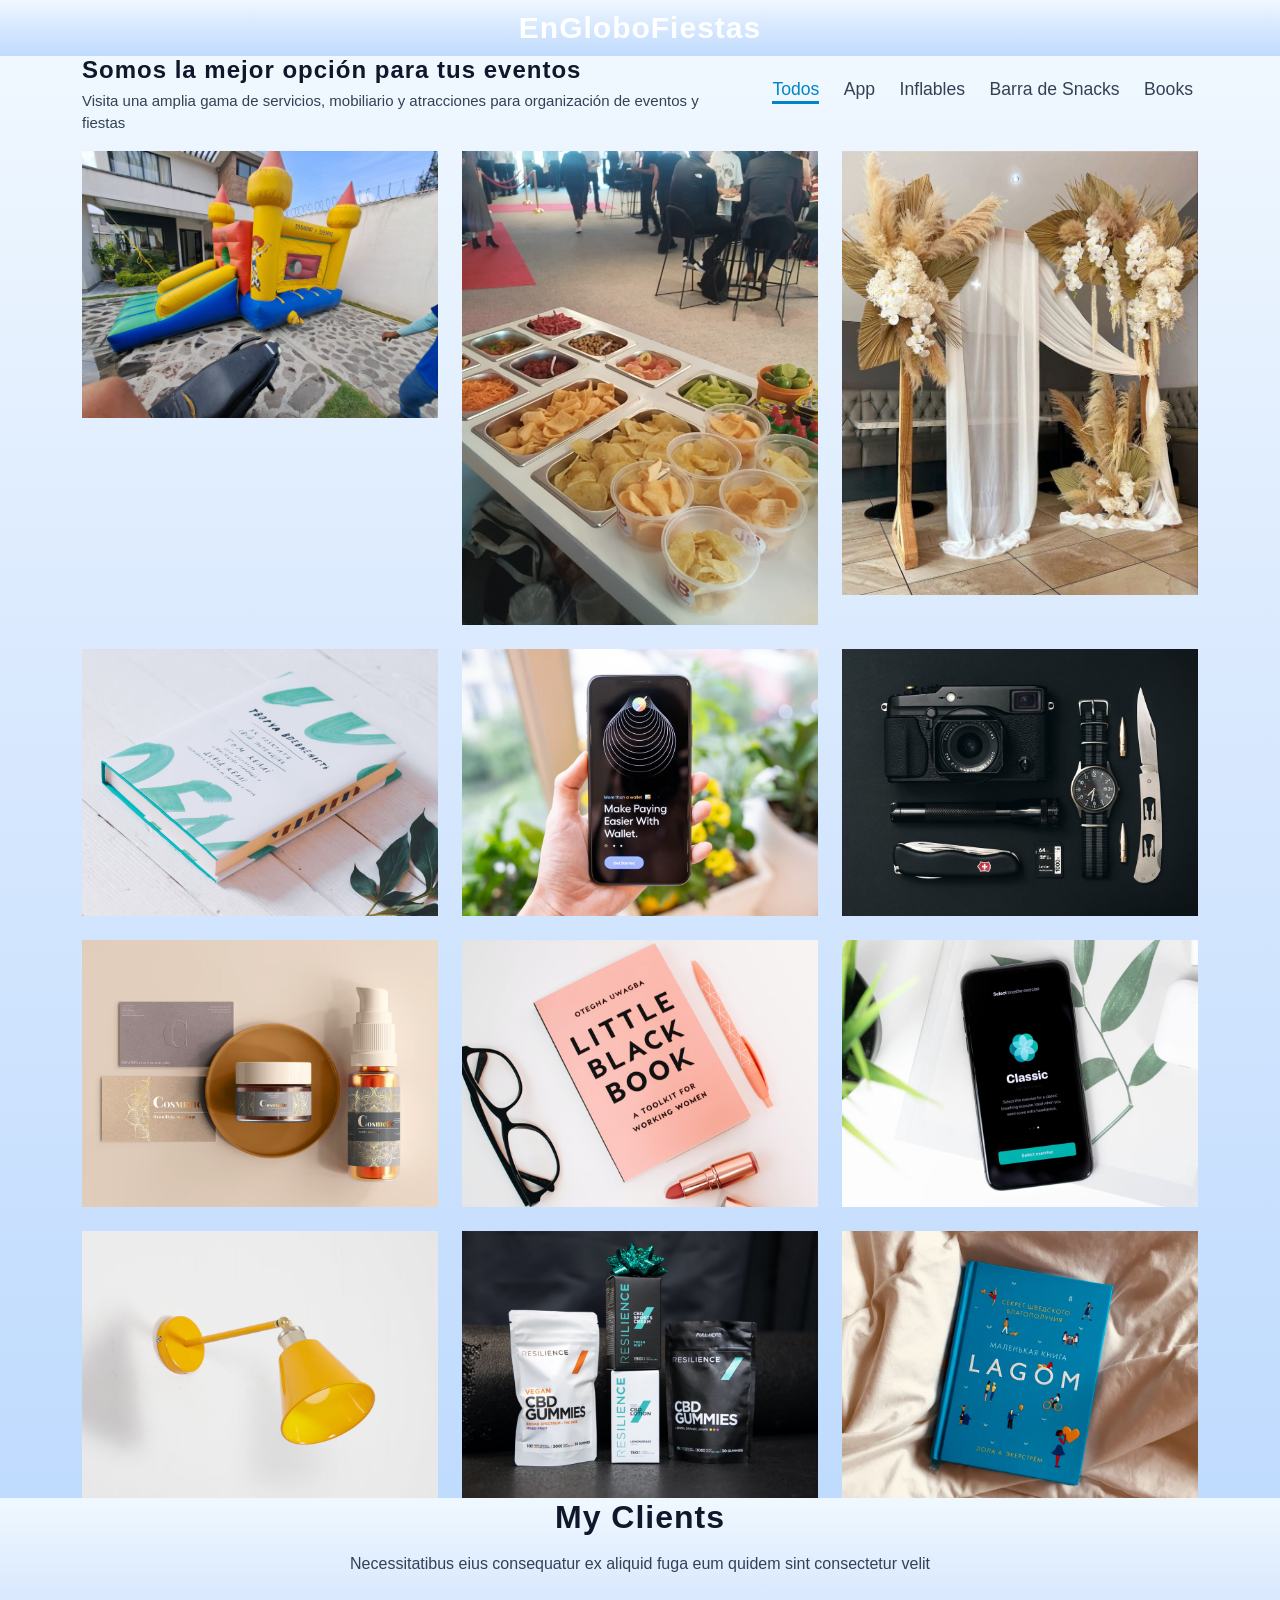
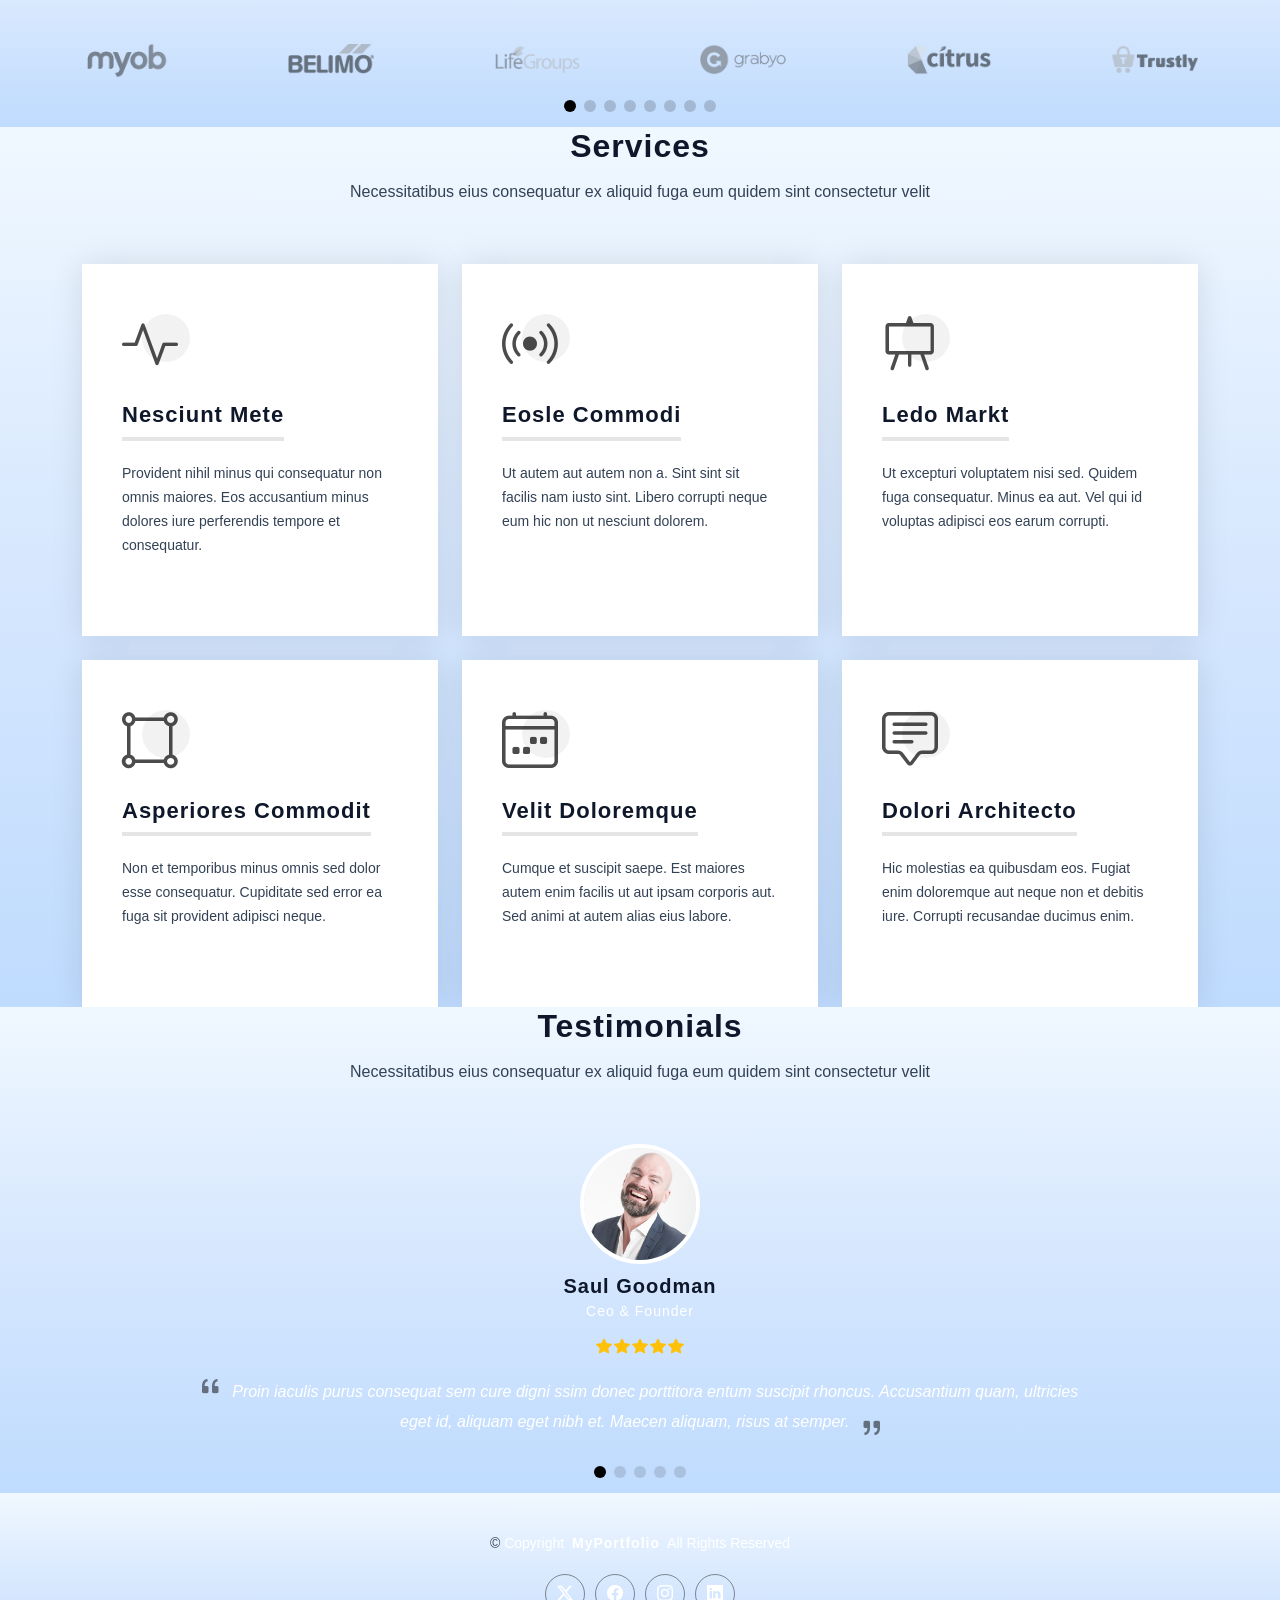
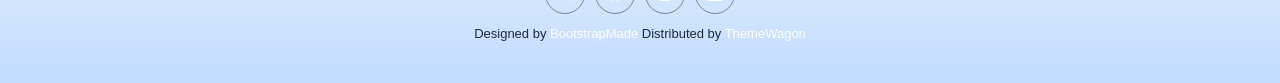
<file: indexO.html>
<!DOCTYPE html>
<html lang="en">

<head>
  <meta charset="utf-8">
  <meta content="width=device-width, initial-scale=1.0" name="viewport">
  <title>En Globo Fiestas</title>
  <meta name="description" content="">
  <meta name="keywords" content="">

  <!-- Favicons -->
  <link href="assets/img/favicon.png" rel="icon">
  <link href="assets/img/apple-touch-icon.png" rel="apple-touch-icon">

  <!-- Fonts -->
  <link href="https://fonts.googleapis.com" rel="preconnect">
  <link href="https://fonts.gstatic.com" rel="preconnect" crossorigin>
  <link href="https://fonts.googleapis.com/css2?family=Inconsolata:wght@200;300;400;500;600;700;800;900&display=swap" rel="stylesheet">

  <!-- Vendor CSS Files -->
  <link href="assets/vendor/bootstrap/css/bootstrap.min.css" rel="stylesheet">
  <link href="assets/vendor/bootstrap-icons/bootstrap-icons.css" rel="stylesheet">
  <link href="assets/vendor/aos/aos.css" rel="stylesheet">
  <link href="assets/vendor/glightbox/css/glightbox.min.css" rel="stylesheet">
  <link href="assets/vendor/swiper/swiper-bundle.min.css" rel="stylesheet">

  <!-- Main CSS File -->
  <link href="assets/css/main.css" rel="stylesheet">

</head>

<body class="index-page">

  <header id="header" class="header d-flex align-items-center sticky-top">
    <div class="container-fluid  position-relative d-flex align-items-center justify-content-between">

      <a href="index.html" class="logo d-flex align-items-center">
        <!-- Uncomment the line below if you also wish to use an image logo -->
        <!-- <img src="assets/img/logo.png" alt=""> -->
        <h1 class="sitename">EnGloboFiestas</h1>
      </a>

      <nav id="navmenu" class="navmenu">
        <ul>
          <li><a href="index.html" class="active">Home</a></li>
          <li><a href="about.html">About</a></li>
          <li><a href="services.html">Services</a></li>
          <li><a href="portfolio.html">Portfolio</a></li>
          <li class="dropdown"><a href="#"><span>Dropdown</span> <i class="bi bi-chevron-down toggle-dropdown"></i></a>
            <ul>
              <li><a href="#">Dropdown 1</a></li>
              <li class="dropdown"><a href="#"><span>Deep Dropdown</span> <i class="bi bi-chevron-down toggle-dropdown"></i></a>
                <ul>
                  <li><a href="#">Deep Dropdown 1</a></li>
                  <li><a href="#">Deep Dropdown 2</a></li>
                  <li><a href="#">Deep Dropdown 3</a></li>
                  <li><a href="#">Deep Dropdown 4</a></li>
                  <li><a href="#">Deep Dropdown 5</a></li>
                </ul>
              </li>
              <li><a href="#">Dropdown 2</a></li>
              <li><a href="#">Dropdown 3</a></li>
              <li><a href="#">Dropdown 4</a></li>
            </ul>
          </li>
          <li><a href="contact.html">Contact</a></li>
        </ul>
        <i class="mobile-nav-toggle d-xl-none bi bi-list"></i>
      </nav>

    </div>
  </header>

  <main class="main">

    <!-- Portfolio Section -->
    <section id="portfolio" class="portfolio section">

      <div class="container">

        <div class="isotope-layout" data-default-filter="*" data-layout="masonry" data-sort="original-order">

          <div class="row align-items-center">
            <div class="col-lg-7 portfolio-info">
              <h3>Somos la mejor opción para tus eventos</h3>
              <p>Visita una amplia gama de servicios, mobiliario y atracciones para organización de eventos y fiestas </p>
            </div>
            <div class="col-lg-5 text-center text-lg-end">
              <ul class="portfolio-filters isotope-filters" data-aos="fade-up" data-aos-delay="100">
                <li data-filter="*" class="filter-active">Todos</li>
                <li data-filter=".filter-app">App</li>
                <li data-filter=".filter-product">Inflables</li>
                <li data-filter=".filter-branding">Barra de Snacks</li>
                <li data-filter=".filter-books">Books</li>
              </ul><!-- End Portfolio Filters -->
            </div>
          </div>

          <div class="row gy-4 isotope-container" data-aos="fade-up" data-aos-delay="200" style="position: relative; height: 1344px;">

            <div class="col-lg-4 col-md-6 portfolio-item isotope-item filter-app" style="position: absolute; left: 0px; top: 0px;">
              <div class="portfolio-content h-100">
                <img src="assets/img/enGlobo/inflables1/i1.jpeg" class="img-fluid" alt="">
                <div class="portfolio-info">
                  <h4>Inflables</h4>
                  <p>Galeria/Detalle</p>
                  <div>
                    <a href="assets/img/enGlobo/inflables1/i1.jpeg" title="App 1" data-gallery="portfolio-inflables" class="glightbox preview-link"><i class="bi bi-zoom-in"></i></a>
                    <a href="portfolio-inflables.html" title="More Details" class="details-link"><i class="bi bi-link-45deg"></i></a>
                  </div>
                </div>
              </div>
            </div><!-- End Portfolio Item -->

            <div class="col-lg-4 col-md-6 portfolio-item isotope-item filter-product" style="position: absolute; left: 440px; top: 0px;">
              <div class="portfolio-content h-100">
                <img src="assets/img/enGlobo/barraSnacks/bs1.jpeg" class="img-fluid" alt="">
                <div class="portfolio-info">
                  <h4>Barra Snacks</h4>
                  <p>Galeria/Detalle</p>
                  <div>
                    <a href="assets/img/enGlobo/barraSnacks/bs1.jpeg" title="Barra Snacks" data-gallery="portfolio-barraSnacks" class="glightbox preview-link"><i class="bi bi-zoom-in"></i></a>
                    <a href="portfolio-barraSnacks.html" title="More Details" class="details-link"><i class="bi bi-link-45deg"></i></a>
                  </div>
                </div>
              </div>
            </div><!-- End Portfolio Item -->

            <div class="col-lg-4 col-md-6 portfolio-item isotope-item filter-branding" style="position: absolute; left: 880px; top: 0px;">
              <div class="portfolio-content h-100">
                <img src="assets/img/enGlobo/decoracion/dec1.jpeg" class="img-fluid" alt="">
                <div class="portfolio-info">
                  <h4>Decoración</h4>
                  <p>Lorem ipsum</p>
                  <div>
                    <a href="assets/img/enGlobo/decoracion/dec1.jpeg" title="Decoración" data-gallery="portfolio-decoracion" class="glightbox preview-link"><i class="bi bi-zoom-in"></i></a>
                    <a href="portfolio-decoracion.html" title="More Details" class="details-link"><i class="bi bi-link-45deg"></i></a>
                  </div>
                </div>
              </div>
            </div><!-- End Portfolio Item -->

            <div class="col-lg-4 col-md-6 portfolio-item isotope-item filter-books" style="position: absolute; left: 0px; top: 336px;">
              <div class="portfolio-content h-100">
                <img src="assets/img/portfolio/books-1.jpg" class="img-fluid" alt="">
                <div class="portfolio-info">
                  <h4>Books 1</h4>
                  <p>Lorem ipsum</p>
                  <div>
                    <a href="assets/img/portfolio/books-1.jpg" title="Branding 1" data-gallery="portfolio-gallery-book" class="glightbox preview-link"><i class="bi bi-zoom-in"></i></a>
                    <a href="portfolio-details.html" title="More Details" class="details-link"><i class="bi bi-link-45deg"></i></a>
                  </div>
                </div>
              </div>
            </div><!-- End Portfolio Item -->

            <div class="col-lg-4 col-md-6 portfolio-item isotope-item filter-app" style="position: absolute; left: 440px; top: 336px;">
              <div class="portfolio-content h-100">
                <img src="assets/img/portfolio/app-2.jpg" class="img-fluid" alt="">
                <div class="portfolio-info">
                  <h4>App 2</h4>
                  <p>Lorem ipsum</p>
                  <div>
                    <a href="assets/img/portfolio/app-2.jpg" title="App 2" data-gallery="portfolio-gallery-app" class="glightbox preview-link"><i class="bi bi-zoom-in"></i></a>
                    <a href="portfolio-details.html" title="More Details" class="details-link"><i class="bi bi-link-45deg"></i></a>
                  </div>
                </div>
              </div>
            </div><!-- End Portfolio Item -->

            <div class="col-lg-4 col-md-6 portfolio-item isotope-item filter-product" style="position: absolute; left: 880px; top: 336px;">
              <div class="portfolio-content h-100">
                <img src="assets/img/portfolio/product-2.jpg" class="img-fluid" alt="">
                <div class="portfolio-info">
                  <h4>Product 2</h4>
                  <p>Lorem ipsum</p>
                  <div>
                    <a href="assets/img/portfolio/product-2.jpg" title="Product 2" data-gallery="portfolio-gallery-product" class="glightbox preview-link"><i class="bi bi-zoom-in"></i></a>
                    <a href="portfolio-details.html" title="More Details" class="details-link"><i class="bi bi-link-45deg"></i></a>
                  </div>
                </div>
              </div>
            </div><!-- End Portfolio Item -->

            <div class="col-lg-4 col-md-6 portfolio-item isotope-item filter-branding" style="position: absolute; left: 0px; top: 672px;">
              <div class="portfolio-content h-100">
                <img src="assets/img/portfolio/branding-2.jpg" class="img-fluid" alt="">
                <div class="portfolio-info">
                  <h4>Branding 2</h4>
                  <p>Lorem ipsum</p>
                  <div>
                    <a href="assets/img/portfolio/branding-2.jpg" title="Branding 2" data-gallery="portfolio-gallery-branding" class="glightbox preview-link"><i class="bi bi-zoom-in"></i></a>
                    <a href="portfolio-details.html" title="More Details" class="details-link"><i class="bi bi-link-45deg"></i></a>
                  </div>
                </div>
              </div>
            </div><!-- End Portfolio Item -->

            <div class="col-lg-4 col-md-6 portfolio-item isotope-item filter-books" style="position: absolute; left: 440px; top: 672px;">
              <div class="portfolio-content h-100">
                <img src="assets/img/portfolio/books-2.jpg" class="img-fluid" alt="">
                <div class="portfolio-info">
                  <h4>Books 2</h4>
                  <p>Lorem ipsum</p>
                  <div>
                    <a href="assets/img/portfolio/books-2.jpg" title="Branding 2" data-gallery="portfolio-gallery-book" class="glightbox preview-link"><i class="bi bi-zoom-in"></i></a>
                    <a href="portfolio-details.html" title="More Details" class="details-link"><i class="bi bi-link-45deg"></i></a>
                  </div>
                </div>
              </div>
            </div><!-- End Portfolio Item -->

            <div class="col-lg-4 col-md-6 portfolio-item isotope-item filter-app" style="position: absolute; left: 880px; top: 672px;">
              <div class="portfolio-content h-100">
                <img src="assets/img/portfolio/app-3.jpg" class="img-fluid" alt="">
                <div class="portfolio-info">
                  <h4>App 3</h4>
                  <p>Lorem ipsum</p>
                  <div>
                    <a href="assets/img/portfolio/app-3.jpg" title="App 3" data-gallery="portfolio-gallery-app" class="glightbox preview-link"><i class="bi bi-zoom-in"></i></a>
                    <a href="portfolio-details.html" title="More Details" class="details-link"><i class="bi bi-link-45deg"></i></a>
                  </div>
                </div>
              </div>
            </div><!-- End Portfolio Item -->

            <div class="col-lg-4 col-md-6 portfolio-item isotope-item filter-product" style="position: absolute; left: 0px; top: 1008px;">
              <div class="portfolio-content h-100">
                <img src="assets/img/portfolio/product-3.jpg" class="img-fluid" alt="">
                <div class="portfolio-info">
                  <h4>Product 3</h4>
                  <p>Lorem ipsum</p>
                  <div>
                    <a href="assets/img/portfolio/product-3.jpg" title="Product 3" data-gallery="portfolio-gallery-product" class="glightbox preview-link"><i class="bi bi-zoom-in"></i></a>
                    <a href="portfolio-details.html" title="More Details" class="details-link"><i class="bi bi-link-45deg"></i></a>
                  </div>
                </div>
              </div>
            </div><!-- End Portfolio Item -->

            <div class="col-lg-4 col-md-6 portfolio-item isotope-item filter-branding" style="position: absolute; left: 440px; top: 1008px;">
              <div class="portfolio-content h-100">
                <img src="assets/img/portfolio/branding-3.jpg" class="img-fluid" alt="">
                <div class="portfolio-info">
                  <h4>Branding 3</h4>
                  <p>Lorem ipsum</p>
                  <div>
                    <a href="assets/img/portfolio/branding-3.jpg" title="Branding 2" data-gallery="portfolio-gallery-branding" class="glightbox preview-link"><i class="bi bi-zoom-in"></i></a>
                    <a href="portfolio-details.html" title="More Details" class="details-link"><i class="bi bi-link-45deg"></i></a>
                  </div>
                </div>
              </div>
            </div><!-- End Portfolio Item -->

            <div class="col-lg-4 col-md-6 portfolio-item isotope-item filter-books" style="position: absolute; left: 880px; top: 1008px;">
              <div class="portfolio-content h-100">
                <img src="assets/img/portfolio/books-3.jpg" class="img-fluid" alt="">
                <div class="portfolio-info">
                  <h4>Books 3</h4>
                  <p>Lorem ipsum</p>
                  <div>
                    <a href="assets/img/portfolio/books-3.jpg" title="Branding 3" data-gallery="portfolio-gallery-book" class="glightbox preview-link"><i class="bi bi-zoom-in"></i></a>
                    <a href="portfolio-details.html" title="More Details" class="details-link"><i class="bi bi-link-45deg"></i></a>
                  </div>
                </div>
              </div>
            </div><!-- End Portfolio Item -->

          </div><!-- End Portfolio Container -->

        </div>

      </div>

    </section><!-- /Portfolio Section -->

    <!-- Clients Section -->
    <section id="clients" class="clients section light-background">

      <!-- Section Title -->
      <div class="container section-title" data-aos="fade-up">
        <h2>My Clients</h2>
        <p>Necessitatibus eius consequatur ex aliquid fuga eum quidem sint consectetur velit</p>
      </div><!-- End Section Title -->

      <div class="container" data-aos="fade-up" data-aos-delay="100">

        <div class="swiper init-swiper">
          <script type="application/json" class="swiper-config">
            {
              "loop": true,
              "speed": 600,
              "autoplay": {
                "delay": 5000
              },
              "slidesPerView": "auto",
              "pagination": {
                "el": ".swiper-pagination",
                "type": "bullets",
                "clickable": true
              },
              "breakpoints": {
                "320": {
                  "slidesPerView": 2,
                  "spaceBetween": 40
                },
                "480": {
                  "slidesPerView": 3,
                  "spaceBetween": 60
                },
                "640": {
                  "slidesPerView": 4,
                  "spaceBetween": 80
                },
                "992": {
                  "slidesPerView": 6,
                  "spaceBetween": 120
                }
              }
            }
          </script>
          <div class="swiper-wrapper align-items-center">
            <div class="swiper-slide"><img src="assets/img/clients/client-1.png" class="img-fluid" alt=""></div>
            <div class="swiper-slide"><img src="assets/img/clients/client-2.png" class="img-fluid" alt=""></div>
            <div class="swiper-slide"><img src="assets/img/clients/client-3.png" class="img-fluid" alt=""></div>
            <div class="swiper-slide"><img src="assets/img/clients/client-4.png" class="img-fluid" alt=""></div>
            <div class="swiper-slide"><img src="assets/img/clients/client-5.png" class="img-fluid" alt=""></div>
            <div class="swiper-slide"><img src="assets/img/clients/client-6.png" class="img-fluid" alt=""></div>
            <div class="swiper-slide"><img src="assets/img/clients/client-7.png" class="img-fluid" alt=""></div>
            <div class="swiper-slide"><img src="assets/img/clients/client-8.png" class="img-fluid" alt=""></div>
          </div>
          <div class="swiper-pagination"></div>
        </div>

      </div>

    </section><!-- /Clients Section -->

    <!-- Services Section -->
    <section id="services" class="services section">

      <!-- Section Title -->
      <div class="container section-title" data-aos="fade-up">
        <h2>Services</h2>
        <p>Necessitatibus eius consequatur ex aliquid fuga eum quidem sint consectetur velit</p>
      </div><!-- End Section Title -->

      <div class="container">

        <div class="row gy-4">

          <div class="col-lg-4 col-md-6" data-aos="fade-up" data-aos-delay="100">
            <div class="service-item  position-relative">
              <div class="icon">
                <i class="bi bi-activity"></i>
              </div>
              <h3>Nesciunt Mete</h3>
              <p>Provident nihil minus qui consequatur non omnis maiores. Eos accusantium minus dolores iure perferendis tempore et consequatur.</p>
              <a href="service-details.html" class="readmore stretched-link">Read more <i class="bi bi-arrow-right"></i></a>
            </div>
          </div><!-- End Service Item -->

          <div class="col-lg-4 col-md-6" data-aos="fade-up" data-aos-delay="200">
            <div class="service-item position-relative">
              <div class="icon">
                <i class="bi bi-broadcast"></i>
              </div>
              <h3>Eosle Commodi</h3>
              <p>Ut autem aut autem non a. Sint sint sit facilis nam iusto sint. Libero corrupti neque eum hic non ut nesciunt dolorem.</p>
              <a href="service-details.html" class="readmore stretched-link">Read more <i class="bi bi-arrow-right"></i></a>
            </div>
          </div><!-- End Service Item -->

          <div class="col-lg-4 col-md-6" data-aos="fade-up" data-aos-delay="300">
            <div class="service-item position-relative">
              <div class="icon">
                <i class="bi bi-easel"></i>
              </div>
              <h3>Ledo Markt</h3>
              <p>Ut excepturi voluptatem nisi sed. Quidem fuga consequatur. Minus ea aut. Vel qui id voluptas adipisci eos earum corrupti.</p>
              <a href="service-details.html" class="readmore stretched-link">Read more <i class="bi bi-arrow-right"></i></a>
            </div>
          </div><!-- End Service Item -->

          <div class="col-lg-4 col-md-6" data-aos="fade-up" data-aos-delay="400">
            <div class="service-item position-relative">
              <div class="icon">
                <i class="bi bi-bounding-box-circles"></i>
              </div>
              <h3>Asperiores Commodit</h3>
              <p>Non et temporibus minus omnis sed dolor esse consequatur. Cupiditate sed error ea fuga sit provident adipisci neque.</p>
              <a href="service-details.html" class="readmore stretched-link">Read more <i class="bi bi-arrow-right"></i></a>
            </div>
          </div><!-- End Service Item -->

          <div class="col-lg-4 col-md-6" data-aos="fade-up" data-aos-delay="500">
            <div class="service-item position-relative">
              <div class="icon">
                <i class="bi bi-calendar4-week"></i>
              </div>
              <h3>Velit Doloremque</h3>
              <p>Cumque et suscipit saepe. Est maiores autem enim facilis ut aut ipsam corporis aut. Sed animi at autem alias eius labore.</p>
              <a href="service-details.html" class="readmore stretched-link">Read more <i class="bi bi-arrow-right"></i></a>
            </div>
          </div><!-- End Service Item -->

          <div class="col-lg-4 col-md-6" data-aos="fade-up" data-aos-delay="600">
            <div class="service-item position-relative">
              <div class="icon">
                <i class="bi bi-chat-square-text"></i>
              </div>
              <h3>Dolori Architecto</h3>
              <p>Hic molestias ea quibusdam eos. Fugiat enim doloremque aut neque non et debitis iure. Corrupti recusandae ducimus enim.</p>
              <a href="service-details.html" class="readmore stretched-link">Read more <i class="bi bi-arrow-right"></i></a>
            </div>
          </div><!-- End Service Item -->

        </div>

      </div>

    </section><!-- /Services Section -->

    <!-- Testimonials Section -->
    <section id="testimonials" class="testimonials section">

      <!-- Section Title -->
      <div class="container section-title" data-aos="fade-up">
        <h2>Testimonials</h2>
        <p>Necessitatibus eius consequatur ex aliquid fuga eum quidem sint consectetur velit</p>
      </div><!-- End Section Title -->

      <div class="container" data-aos="fade-up" data-aos-delay="100">

        <div class="swiper init-swiper">
          <script type="application/json" class="swiper-config">
            {
              "loop": true,
              "speed": 600,
              "autoplay": {
                "delay": 5000
              },
              "slidesPerView": "auto",
              "pagination": {
                "el": ".swiper-pagination",
                "type": "bullets",
                "clickable": true
              }
            }
          </script>
          <div class="swiper-wrapper">

            <div class="swiper-slide">
              <div class="testimonial-item">
                <img src="assets/img/testimonials/testimonials-1.jpg" class="testimonial-img" alt="">
                <h3>Saul Goodman</h3>
                <h4>Ceo &amp; Founder</h4>
                <div class="stars">
                  <i class="bi bi-star-fill"></i><i class="bi bi-star-fill"></i><i class="bi bi-star-fill"></i><i class="bi bi-star-fill"></i><i class="bi bi-star-fill"></i>
                </div>
                <p>
                  <i class="bi bi-quote quote-icon-left"></i>
                  <span>Proin iaculis purus consequat sem cure digni ssim donec porttitora entum suscipit rhoncus. Accusantium quam, ultricies eget id, aliquam eget nibh et. Maecen aliquam, risus at semper.</span>
                  <i class="bi bi-quote quote-icon-right"></i>
                </p>
              </div>
            </div><!-- End testimonial item -->

            <div class="swiper-slide">
              <div class="testimonial-item">
                <img src="assets/img/testimonials/testimonials-2.jpg" class="testimonial-img" alt="">
                <h3>Sara Wilsson</h3>
                <h4>Designer</h4>
                <div class="stars">
                  <i class="bi bi-star-fill"></i><i class="bi bi-star-fill"></i><i class="bi bi-star-fill"></i><i class="bi bi-star-fill"></i><i class="bi bi-star-fill"></i>
                </div>
                <p>
                  <i class="bi bi-quote quote-icon-left"></i>
                  <span>Export tempor illum tamen malis malis eram quae irure esse labore quem cillum quid cillum eram malis quorum velit fore eram velit sunt aliqua noster fugiat irure amet legam anim culpa.</span>
                  <i class="bi bi-quote quote-icon-right"></i>
                </p>
              </div>
            </div><!-- End testimonial item -->

            <div class="swiper-slide">
              <div class="testimonial-item">
                <img src="assets/img/testimonials/testimonials-3.jpg" class="testimonial-img" alt="">
                <h3>Jena Karlis</h3>
                <h4>Store Owner</h4>
                <div class="stars">
                  <i class="bi bi-star-fill"></i><i class="bi bi-star-fill"></i><i class="bi bi-star-fill"></i><i class="bi bi-star-fill"></i><i class="bi bi-star-fill"></i>
                </div>
                <p>
                  <i class="bi bi-quote quote-icon-left"></i>
                  <span>Enim nisi quem export duis labore cillum quae magna enim sint quorum nulla quem veniam duis minim tempor labore quem eram duis noster aute amet eram fore quis sint minim.</span>
                  <i class="bi bi-quote quote-icon-right"></i>
                </p>
              </div>
            </div><!-- End testimonial item -->

            <div class="swiper-slide">
              <div class="testimonial-item">
                <img src="assets/img/testimonials/testimonials-4.jpg" class="testimonial-img" alt="">
                <h3>Matt Brandon</h3>
                <h4>Freelancer</h4>
                <div class="stars">
                  <i class="bi bi-star-fill"></i><i class="bi bi-star-fill"></i><i class="bi bi-star-fill"></i><i class="bi bi-star-fill"></i><i class="bi bi-star-fill"></i>
                </div>
                <p>
                  <i class="bi bi-quote quote-icon-left"></i>
                  <span>Fugiat enim eram quae cillum dolore dolor amet nulla culpa multos export minim fugiat minim velit minim dolor enim duis veniam ipsum anim magna sunt elit fore quem dolore labore illum veniam.</span>
                  <i class="bi bi-quote quote-icon-right"></i>
                </p>
              </div>
            </div><!-- End testimonial item -->

            <div class="swiper-slide">
              <div class="testimonial-item">
                <img src="assets/img/testimonials/testimonials-5.jpg" class="testimonial-img" alt="">
                <h3>John Larson</h3>
                <h4>Entrepreneur</h4>
                <div class="stars">
                  <i class="bi bi-star-fill"></i><i class="bi bi-star-fill"></i><i class="bi bi-star-fill"></i><i class="bi bi-star-fill"></i><i class="bi bi-star-fill"></i>
                </div>
                <p>
                  <i class="bi bi-quote quote-icon-left"></i>
                  <span>Quis quorum aliqua sint quem legam fore sunt eram irure aliqua veniam tempor noster veniam enim culpa labore duis sunt culpa nulla illum cillum fugiat legam esse veniam culpa fore nisi cillum quid.</span>
                  <i class="bi bi-quote quote-icon-right"></i>
                </p>
              </div>
            </div><!-- End testimonial item -->

          </div>
          <div class="swiper-pagination"></div>
        </div>

      </div>

    </section><!-- /Testimonials Section -->

  </main>

  <footer id="footer" class="footer light-background">

    <div class="container">
      <div class="copyright text-center ">
        <p>© <span>Copyright</span> <strong class="px-1 sitename">MyPortfolio</strong> <span>All Rights Reserved</span></p>
      </div>
      <div class="social-links d-flex justify-content-center">
        <a href=""><i class="bi bi-twitter-x"></i></a>
        <a href=""><i class="bi bi-facebook"></i></a>
        <a href=""><i class="bi bi-instagram"></i></a>
        <a href=""><i class="bi bi-linkedin"></i></a>
      </div>
      <div class="credits">
        <!-- All the links in the footer should remain intact. -->
        <!-- You can delete the links only if you've purchased the pro version. -->
        <!-- Licensing information: https://bootstrapmade.com/license/ -->
        <!-- Purchase the pro version with working PHP/AJAX contact form: [buy-url] -->
        Designed by <a href="https://bootstrapmade.com/">BootstrapMade</a> Distributed by <a href="https://themewagon.com" target="_blank">ThemeWagon</a>
      </div>
    </div>

  </footer>

  <!-- Scroll Top -->
  <a href="#" id="scroll-top" class="scroll-top d-flex align-items-center justify-content-center"><i class="bi bi-arrow-up-short"></i></a>

  <!-- Preloader -->
  <div id="preloader"></div>

  <!-- Vendor JS Files -->
  <script src="assets/vendor/bootstrap/js/bootstrap.bundle.min.js"></script>
  <script src="assets/vendor/php-email-form/validate.js"></script>
  <script src="assets/vendor/aos/aos.js"></script>
  <script src="assets/vendor/glightbox/js/glightbox.min.js"></script>
  <script src="assets/vendor/imagesloaded/imagesloaded.pkgd.min.js"></script>
  <script src="assets/vendor/isotope-layout/isotope.pkgd.min.js"></script>
  <script src="assets/vendor/swiper/swiper-bundle.min.js"></script>

  <!-- Main JS File -->
  <script src="assets/js/main.js"></script>

</body>

</html>
</file>
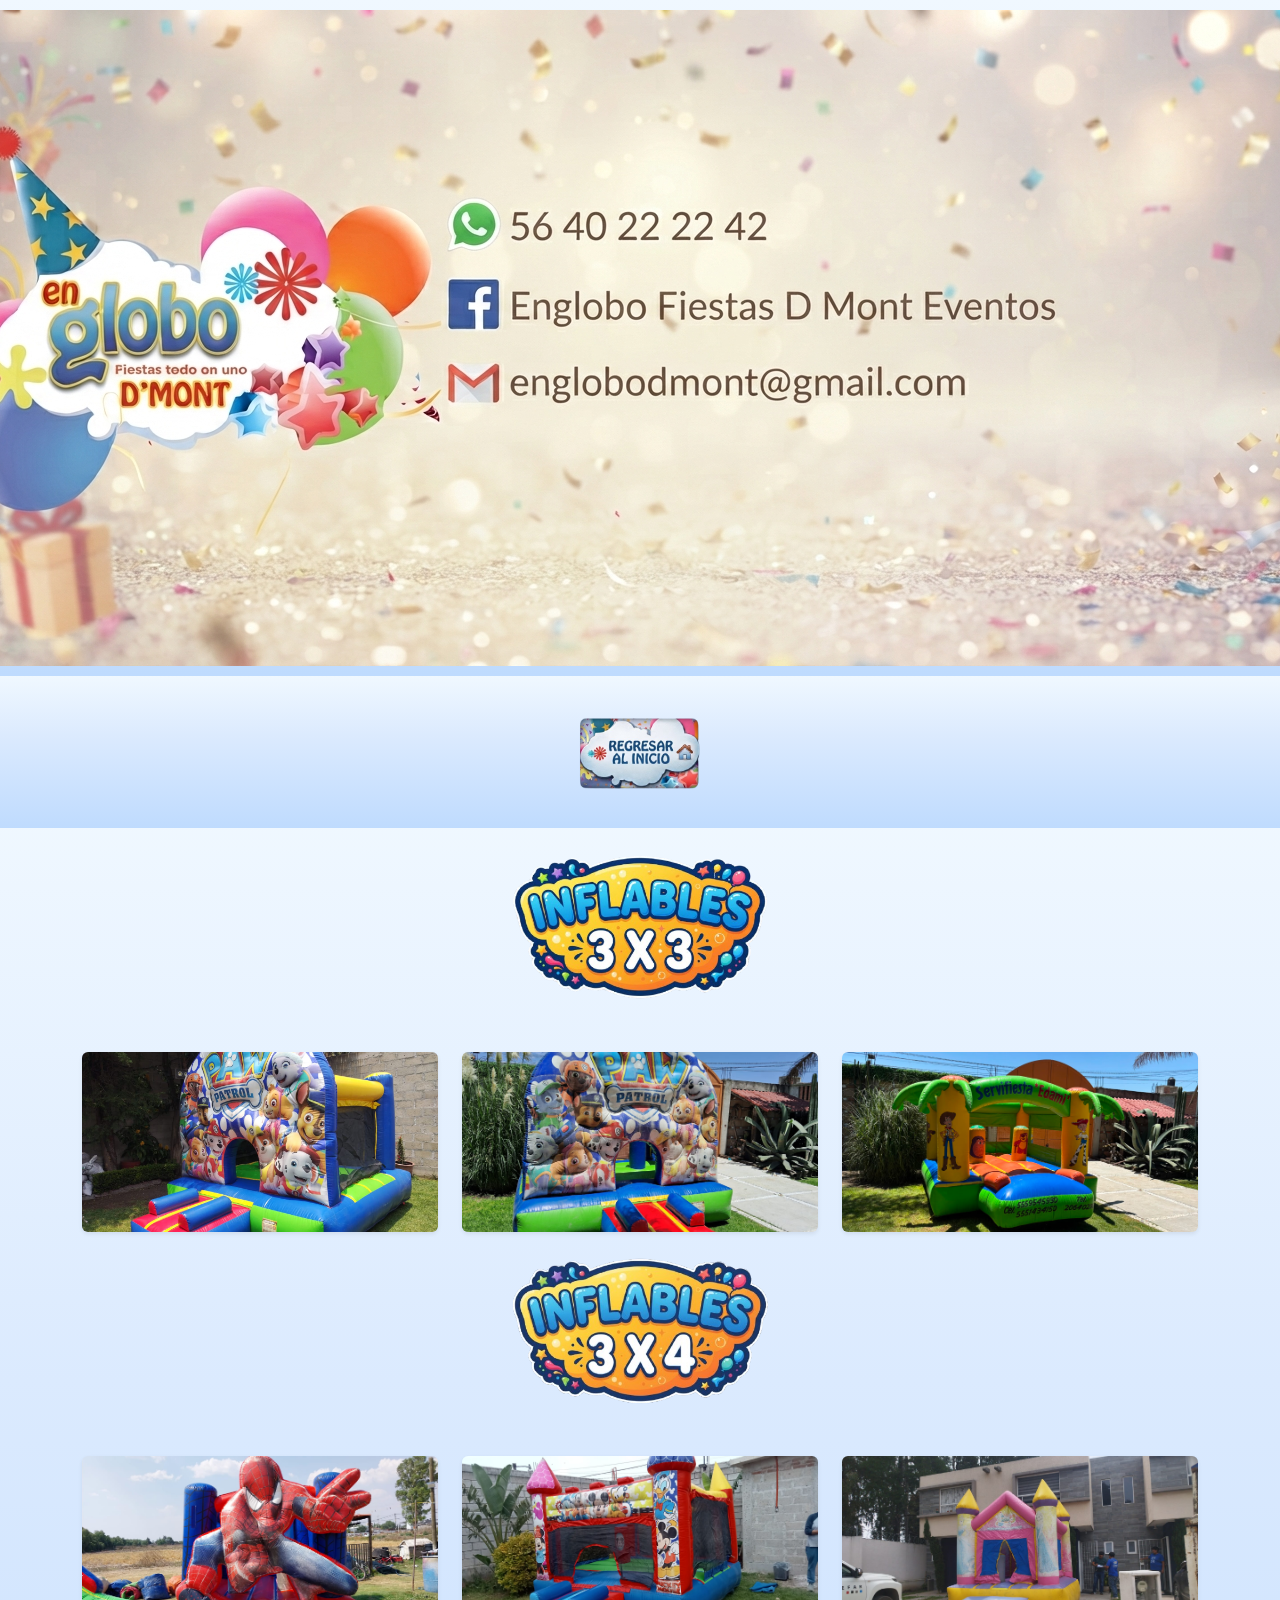
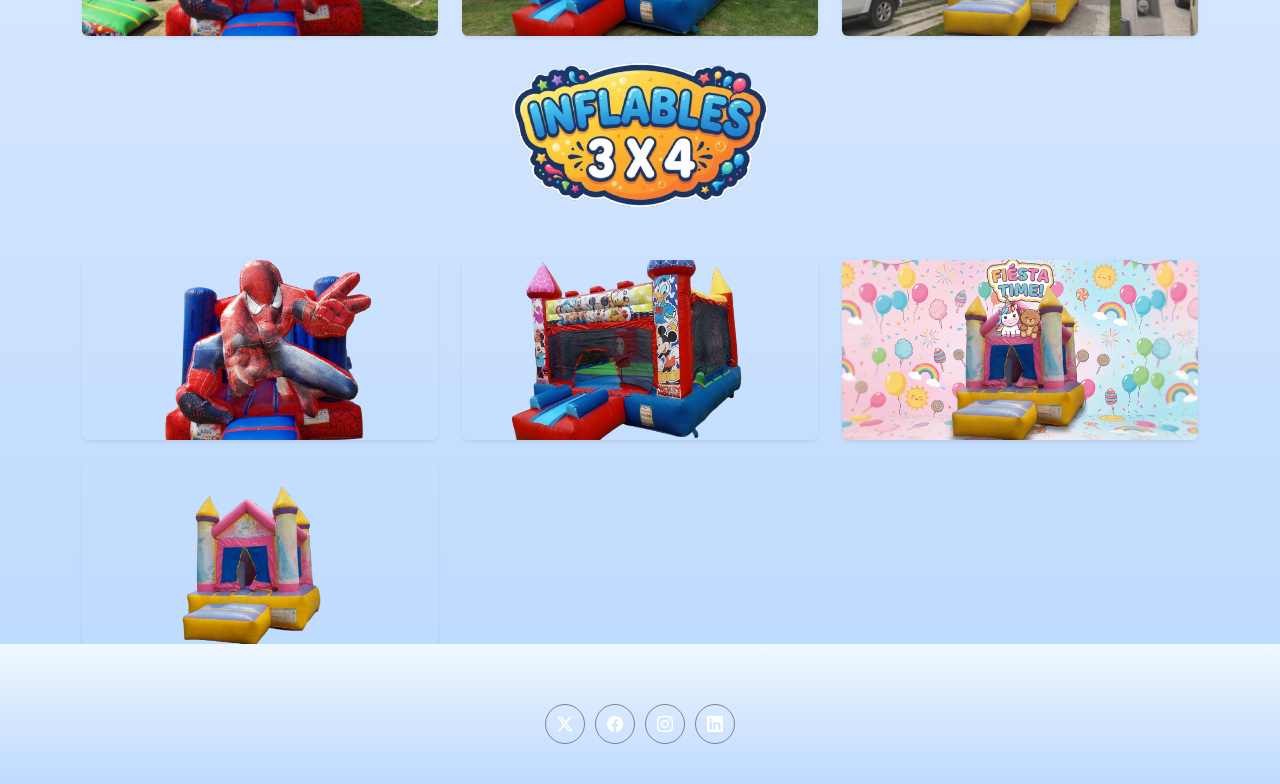
<file: portfolio-BarraDeBebidas.html>
<!DOCTYPE html>
<html lang="en">

<head>
  <meta charset="utf-8">
  <meta content="width=device-width, initial-scale=1.0" name="viewport">
  <title>Inflables</title>
  <meta name="description" content="">
  <meta name="keywords" content="">

  <!-- Google Font: Fredoka -->
  <link rel="preconnect" href="https://fonts.googleapis.com">
  <link rel="preconnect" href="https://fonts.gstatic.com" crossorigin>
  <link href="https://fonts.googleapis.com/css2?family=Fredoka:wght@300..700&display=swap" rel="stylesheet">

  <!-- Favicons -->
  <link href="assets/img/favicon.png" rel="icon">
  <link href="assets/img/apple-touch-icon.png" rel="apple-touch-icon">

  <!-- Fonts -->
  <link href="https://fonts.googleapis.com" rel="preconnect">
  <link href="https://fonts.gstatic.com" rel="preconnect" crossorigin>
  <link href="https://fonts.googleapis.com/css2?family=Inconsolata:wght@200;300;400;500;600;700;800;900&display=swap" rel="stylesheet">

  <!-- Vendor CSS Files -->
  <link href="assets/vendor/bootstrap/css/bootstrap.min.css" rel="stylesheet">
  <link href="assets/vendor/bootstrap-icons/bootstrap-icons.css" rel="stylesheet">
  <link href="assets/vendor/aos/aos.css" rel="stylesheet">
  <link href="assets/vendor/glightbox/css/glightbox.min.css" rel="stylesheet">
  <link href="assets/vendor/swiper/swiper-bundle.min.css" rel="stylesheet">

  <!-- Main CSS File -->
  <link href="assets/css/main.css" rel="stylesheet">

</head>

<body class="portfolio-details-page">

  <header id="header" class="header d-flex align-items-center sticky-top">
    <div class="container-fluid d-flex align-items-center justify-content-center position-relative">
      
      <!-- Logo Centrado -->
      <a href="index.html" class="logo-link-extremo">
      <img src="assets/img/enGlobo/logoEnfiestasLogoM2.jpeg" alt="EnGloboFiestas" class="logo-extremo-img">
    </a>

      <!-- Navegación a la derecha -->
      <nav id="navmenu" class="navmenu">
        <ul>
          <li><a href="index.html" class="active">Home</a></li>
          <li><a href="about.html">About</a></li>
          <li><a href="services.html">Services</a></li>
          <li><a href="portfolio.html">Portfolio</a></li>
          <li><a href="contact.html">Contact</a></li>
        </ul>
        <i class="mobile-nav-toggle d-xl-none bi bi-list"></i>
      </nav>
    </div>
  </header>

  <main class="main">

    <!-- Page Title -->
    <div class="page-title light-background">
      <div class="portfolio-item">
    <a href="tu-enlace.html">
        <img src="assets/img/enGlobo/regresarBoton2.png" class="btn-regresar" alt="Regresar">
    </a>
</div>
    </div><!-- End Page Title -->

    <!-- Portfolio Details Section -->
    <section id="portfolio-details" class="portfolio-details section">

      <div class="container" data-aos="fade-up" data-aos-delay="100">

        <div class="row gy-4">

          <div class="text-center">
           <img src="assets/img/enGlobo/inflables3x3.png" alt="Inflables 3x3" class="img-fluid" style="max-height: 200px; object-fit: contain;">
          </div>
            
            <div class="col-6 col-md-4">
              <a href="assets/img/enGlobo/inflables1/i12.jpeg" class="glightbox" data-gallery="portfolio-gallery">
                <img src="assets/img/enGlobo/inflables1/i12.jpeg" alt="Inflable vista 1" class="img-fluid rounded shadow-sm" style="width: 100%; height: 180px; object-fit: cover;">
              </a>
            </div>

            <div class="col-6 col-md-4">
              <a href="assets/img/enGlobo/inflables2/i3x3_1.jpeg" class="glightbox" data-gallery="portfolio-gallery">
                <img src="assets/img/enGlobo/inflables2/i3x3_1.jpeg" alt="Inflable vista 2" class="img-fluid rounded shadow-sm" style="width: 100%; height: 180px; object-fit: cover;">
              </a>
            </div>

            <div class="col-6 col-md-4">
              <a href="assets/img/enGlobo/inflables2/i3x3_2.jpeg" class="glightbox" data-gallery="portfolio-gallery">
                <img src="assets/img/enGlobo/inflables2/i3x3_2.jpeg" alt="Inflable vista 3" class="img-fluid rounded shadow-sm" style="width: 100%; height: 180px; object-fit: cover;">
              </a>
            </div>

        </div>

        <div class="row gy-4">

          <div class="text-center">
           <img src="assets/img/enGlobo/inflables3x4.png" alt="Inflables 3x3" class="img-fluid" style="max-height: 200px; object-fit: contain;">
          </div>
            
            <div class="col-6 col-md-4">
              <a href="assets/img/enGlobo/inflables1/i13.jpeg" class="glightbox" data-gallery="portfolio-gallery">
                <img src="assets/img/enGlobo/inflables1/i13.jpeg" alt="Inflable vista 1" class="img-fluid rounded shadow-sm" style="width: 100%; height: 180px; object-fit: cover;">
              </a>
            </div>

            <div class="col-6 col-md-4">
              <a href="assets/img/enGlobo/inflables1/i14.jpeg" class="glightbox" data-gallery="portfolio-gallery">
                <img src="assets/img/enGlobo/inflables1/i14.jpeg" alt="Inflable vista 2" class="img-fluid rounded shadow-sm" style="width: 100%; height: 180px; object-fit: cover;">
              </a>
            </div>

            <div class="col-6 col-md-4">
              <a href="assets/img/enGlobo/inflables1/i21.jpeg" class="glightbox" data-gallery="portfolio-gallery">
                <img src="assets/img/enGlobo/inflables1/i21.jpeg" alt="Inflable vista 3" class="img-fluid rounded shadow-sm" style="width: 100%; height: 180px; object-fit: cover;">
              </a>
            </div>

        </div>

        <div class="row gy-4">

          <div class="text-center">
           <img src="assets/img/enGlobo/inflables3x4.png" alt="Inflables 3x3" class="img-fluid" style="max-height: 200px; object-fit: contain;">
          </div>
            
            <div class="col-6 col-md-4">
              <a href="assets/img/enGlobo/inflables1/i13.png" class="glightbox" data-gallery="portfolio-gallery">
                <img src="assets/img/enGlobo/inflables1/i13.png" alt="Inflable vista 1" class="img-fluid rounded shadow-sm" style="width: 100%; height: 180px; object-fit: cover;">
              </a>
            </div>

            <div class="col-6 col-md-4">
              <a href="assets/img/enGlobo/inflables1/i14.png" class="glightbox" data-gallery="portfolio-gallery">
                <img src="assets/img/enGlobo/inflables1/i14.png" alt="Inflable vista 2" class="img-fluid rounded shadow-sm" style="width: 100%; height: 180px; object-fit: cover;">
              </a>
            </div>

            <div class="col-6 col-md-4">
              <a href="assets/img/enGlobo/inflables1/i21c.jfif" class="glightbox" data-gallery="portfolio-gallery">
                <img src="assets/img/enGlobo/inflables1/i21c.jfif" alt="Inflable vista 3" class="img-fluid rounded shadow-sm" style="width: 100%; height: 180px; object-fit: cover;">
              </a>
            </div>

            <div class="col-6 col-md-4">
              <a href="assets/img/enGlobo/inflables1/i21.png" class="glightbox" data-gallery="portfolio-gallery">
                <img src="assets/img/enGlobo/inflables1/i21.png" alt="Inflable vista 3" class="img-fluid rounded shadow-sm" style="width: 100%; height: 180px; object-fit: cover;">
              </a>
            </div>

        </div>

        </div>

        </div>

      </div>

    </section><!-- /Portfolio Details Section -->

  </main>

  <footer id="footer" class="footer light-background">

    <div class="container">
      
      <div class="social-links d-flex justify-content-center">
        <a href=""><i class="bi bi-twitter-x"></i></a>
        <a href=""><i class="bi bi-facebook"></i></a>
        <a href=""><i class="bi bi-instagram"></i></a>
        <a href=""><i class="bi bi-linkedin"></i></a>
      </div>
    </div>

  </footer>

  <!-- Scroll Top -->
  <a href="#" id="scroll-top" class="scroll-top d-flex align-items-center justify-content-center"><i class="bi bi-arrow-up-short"></i></a>

  <!-- Preloader -->
  <div id="preloader"></div>

  <!-- Vendor JS Files -->
  <script src="assets/vendor/bootstrap/js/bootstrap.bundle.min.js"></script>
  <script src="assets/vendor/php-email-form/validate.js"></script>
  <script src="assets/vendor/aos/aos.js"></script>
  <script src="assets/vendor/glightbox/js/glightbox.min.js"></script>
  <script src="assets/vendor/imagesloaded/imagesloaded.pkgd.min.js"></script>
  <script src="assets/vendor/isotope-layout/isotope.pkgd.min.js"></script>
  <script src="assets/vendor/swiper/swiper-bundle.min.js"></script>

  <!-- Main JS File -->
  <script src="assets/js/main.js"></script>

</body>

</html>
</file>
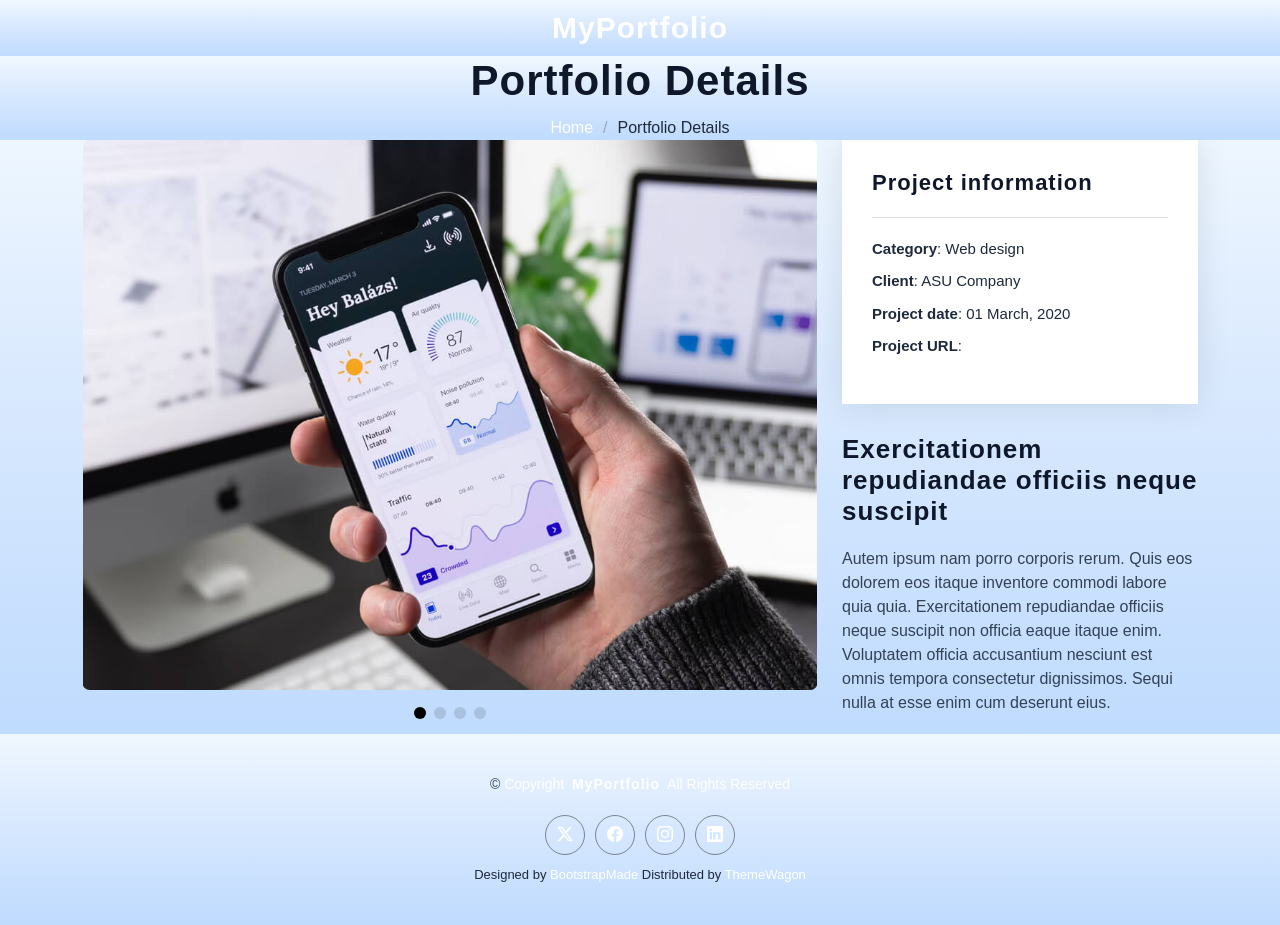
<file: portfolio-details.html>
<!DOCTYPE html>
<html lang="en">

<head>
  <meta charset="utf-8">
  <meta content="width=device-width, initial-scale=1.0" name="viewport">
  <title>Portfolio Details - MyPortfolio Bootstrap Template</title>
  <meta name="description" content="">
  <meta name="keywords" content="">

  <!-- Favicons -->
  <link href="assets/img/favicon.png" rel="icon">
  <link href="assets/img/apple-touch-icon.png" rel="apple-touch-icon">

  <!-- Fonts -->
  <link href="https://fonts.googleapis.com" rel="preconnect">
  <link href="https://fonts.gstatic.com" rel="preconnect" crossorigin>
  <link href="https://fonts.googleapis.com/css2?family=Inconsolata:wght@200;300;400;500;600;700;800;900&display=swap" rel="stylesheet">

  <!-- Vendor CSS Files -->
  <link href="assets/vendor/bootstrap/css/bootstrap.min.css" rel="stylesheet">
  <link href="assets/vendor/bootstrap-icons/bootstrap-icons.css" rel="stylesheet">
  <link href="assets/vendor/aos/aos.css" rel="stylesheet">
  <link href="assets/vendor/glightbox/css/glightbox.min.css" rel="stylesheet">
  <link href="assets/vendor/swiper/swiper-bundle.min.css" rel="stylesheet">

  <!-- Main CSS File -->
  <link href="assets/css/main.css" rel="stylesheet">

  <!-- =======================================================
  * Template Name: MyPortfolio
  * Template URL: https://bootstrapmade.com/myportfolio-bootstrap-portfolio-website-template/
  * Updated: Aug 08 2024 with Bootstrap v5.3.3
  * Author: BootstrapMade.com
  * License: https://bootstrapmade.com/license/
  ======================================================== -->
</head>

<body class="portfolio-details-page">

  <header id="header" class="header d-flex align-items-center sticky-top">
    <div class="container-fluid  position-relative d-flex align-items-center justify-content-between">

      <a href="index.html" class="logo d-flex align-items-center">
        <!-- Uncomment the line below if you also wish to use an image logo -->
        <!-- <img src="assets/img/logo.png" alt=""> -->
        <h1 class="sitename">MyPortfolio</h1>
      </a>

      <nav id="navmenu" class="navmenu">
        <ul>
          <li><a href="index.html">Home</a></li>
          <li><a href="about.html">About</a></li>
          <li><a href="services.html">Services</a></li>
          <li><a href="portfolio.html">Portfolio</a></li>
          <li class="dropdown"><a href="#"><span>Dropdown</span> <i class="bi bi-chevron-down toggle-dropdown"></i></a>
            <ul>
              <li><a href="#">Dropdown 1</a></li>
              <li class="dropdown"><a href="#"><span>Deep Dropdown</span> <i class="bi bi-chevron-down toggle-dropdown"></i></a>
                <ul>
                  <li><a href="#">Deep Dropdown 1</a></li>
                  <li><a href="#">Deep Dropdown 2</a></li>
                  <li><a href="#">Deep Dropdown 3</a></li>
                  <li><a href="#">Deep Dropdown 4</a></li>
                  <li><a href="#">Deep Dropdown 5</a></li>
                </ul>
              </li>
              <li><a href="#">Dropdown 2</a></li>
              <li><a href="#">Dropdown 3</a></li>
              <li><a href="#">Dropdown 4</a></li>
            </ul>
          </li>
          <li><a href="contact.html">Contact</a></li>
        </ul>
        <i class="mobile-nav-toggle d-xl-none bi bi-list"></i>
      </nav>

    </div>
  </header>

  <main class="main">

    <!-- Page Title -->
    <div class="page-title light-background">
      <div class="container">
        <h1>Portfolio Details</h1>
        <nav class="breadcrumbs">
          <ol>
            <li><a href="index.html">Home</a></li>
            <li class="current">Portfolio Details</li>
          </ol>
        </nav>
      </div>
    </div><!-- End Page Title -->

    <!-- Portfolio Details Section -->
    <section id="portfolio-details" class="portfolio-details section">

      <div class="container" data-aos="fade-up" data-aos-delay="100">

        <div class="row gy-4">

          <div class="col-lg-8">
            <div class="portfolio-details-slider swiper init-swiper">

              <script type="application/json" class="swiper-config">
                {
                  "loop": true,
                  "speed": 600,
                  "autoplay": {
                    "delay": 5000
                  },
                  "slidesPerView": "auto",
                  "pagination": {
                    "el": ".swiper-pagination",
                    "type": "bullets",
                    "clickable": true
                  }
                }
              </script>

              <div class="swiper-wrapper align-items-center">

                <div class="swiper-slide">
                  <img src="assets/img/portfolio/app-1.jpg" alt="">
                </div>

                <div class="swiper-slide">
                  <img src="assets/img/portfolio/product-1.jpg" alt="">
                </div>

                <div class="swiper-slide">
                  <img src="assets/img/portfolio/branding-1.jpg" alt="">
                </div>

                <div class="swiper-slide">
                  <img src="assets/img/portfolio/books-1.jpg" alt="">
                </div>

              </div>
              <div class="swiper-pagination"></div>
            </div>
          </div>

          <div class="col-lg-4">
            <div class="portfolio-info" data-aos="fade-up" data-aos-delay="200">
              <h3>Project information</h3>
              <ul>
                <li><strong>Category</strong>: Web design</li>
                <li><strong>Client</strong>: ASU Company</li>
                <li><strong>Project date</strong>: 01 March, 2020</li>
                <li><strong>Project URL</strong>: <a href="#">www.example.com</a></li>
              </ul>
            </div>
            <div class="portfolio-description" data-aos="fade-up" data-aos-delay="300">
              <h2>Exercitationem repudiandae officiis neque suscipit</h2>
              <p>
                Autem ipsum nam porro corporis rerum. Quis eos dolorem eos itaque inventore commodi labore quia quia. Exercitationem repudiandae officiis neque suscipit non officia eaque itaque enim. Voluptatem officia accusantium nesciunt est omnis tempora consectetur dignissimos. Sequi nulla at esse enim cum deserunt eius.
              </p>
            </div>
          </div>

        </div>

      </div>

    </section><!-- /Portfolio Details Section -->

  </main>

  <footer id="footer" class="footer light-background">

    <div class="container">
      <div class="copyright text-center ">
        <p>© <span>Copyright</span> <strong class="px-1 sitename">MyPortfolio</strong> <span>All Rights Reserved</span></p>
      </div>
      <div class="social-links d-flex justify-content-center">
        <a href=""><i class="bi bi-twitter-x"></i></a>
        <a href=""><i class="bi bi-facebook"></i></a>
        <a href=""><i class="bi bi-instagram"></i></a>
        <a href=""><i class="bi bi-linkedin"></i></a>
      </div>
      <div class="credits">
        <!-- All the links in the footer should remain intact. -->
        <!-- You can delete the links only if you've purchased the pro version. -->
        <!-- Licensing information: https://bootstrapmade.com/license/ -->
        <!-- Purchase the pro version with working PHP/AJAX contact form: [buy-url] -->
        Designed by <a href="https://bootstrapmade.com/">BootstrapMade</a> Distributed by <a href="https://themewagon.com" target="_blank">ThemeWagon</a>
      </div>
    </div>

  </footer>

  <!-- Scroll Top -->
  <a href="#" id="scroll-top" class="scroll-top d-flex align-items-center justify-content-center"><i class="bi bi-arrow-up-short"></i></a>

  <!-- Preloader -->
  <div id="preloader"></div>

  <!-- Vendor JS Files -->
  <script src="assets/vendor/bootstrap/js/bootstrap.bundle.min.js"></script>
  <script src="assets/vendor/php-email-form/validate.js"></script>
  <script src="assets/vendor/aos/aos.js"></script>
  <script src="assets/vendor/glightbox/js/glightbox.min.js"></script>
  <script src="assets/vendor/imagesloaded/imagesloaded.pkgd.min.js"></script>
  <script src="assets/vendor/isotope-layout/isotope.pkgd.min.js"></script>
  <script src="assets/vendor/swiper/swiper-bundle.min.js"></script>

  <!-- Main JS File -->
  <script src="assets/js/main.js"></script>

</body>

</html>
</file>
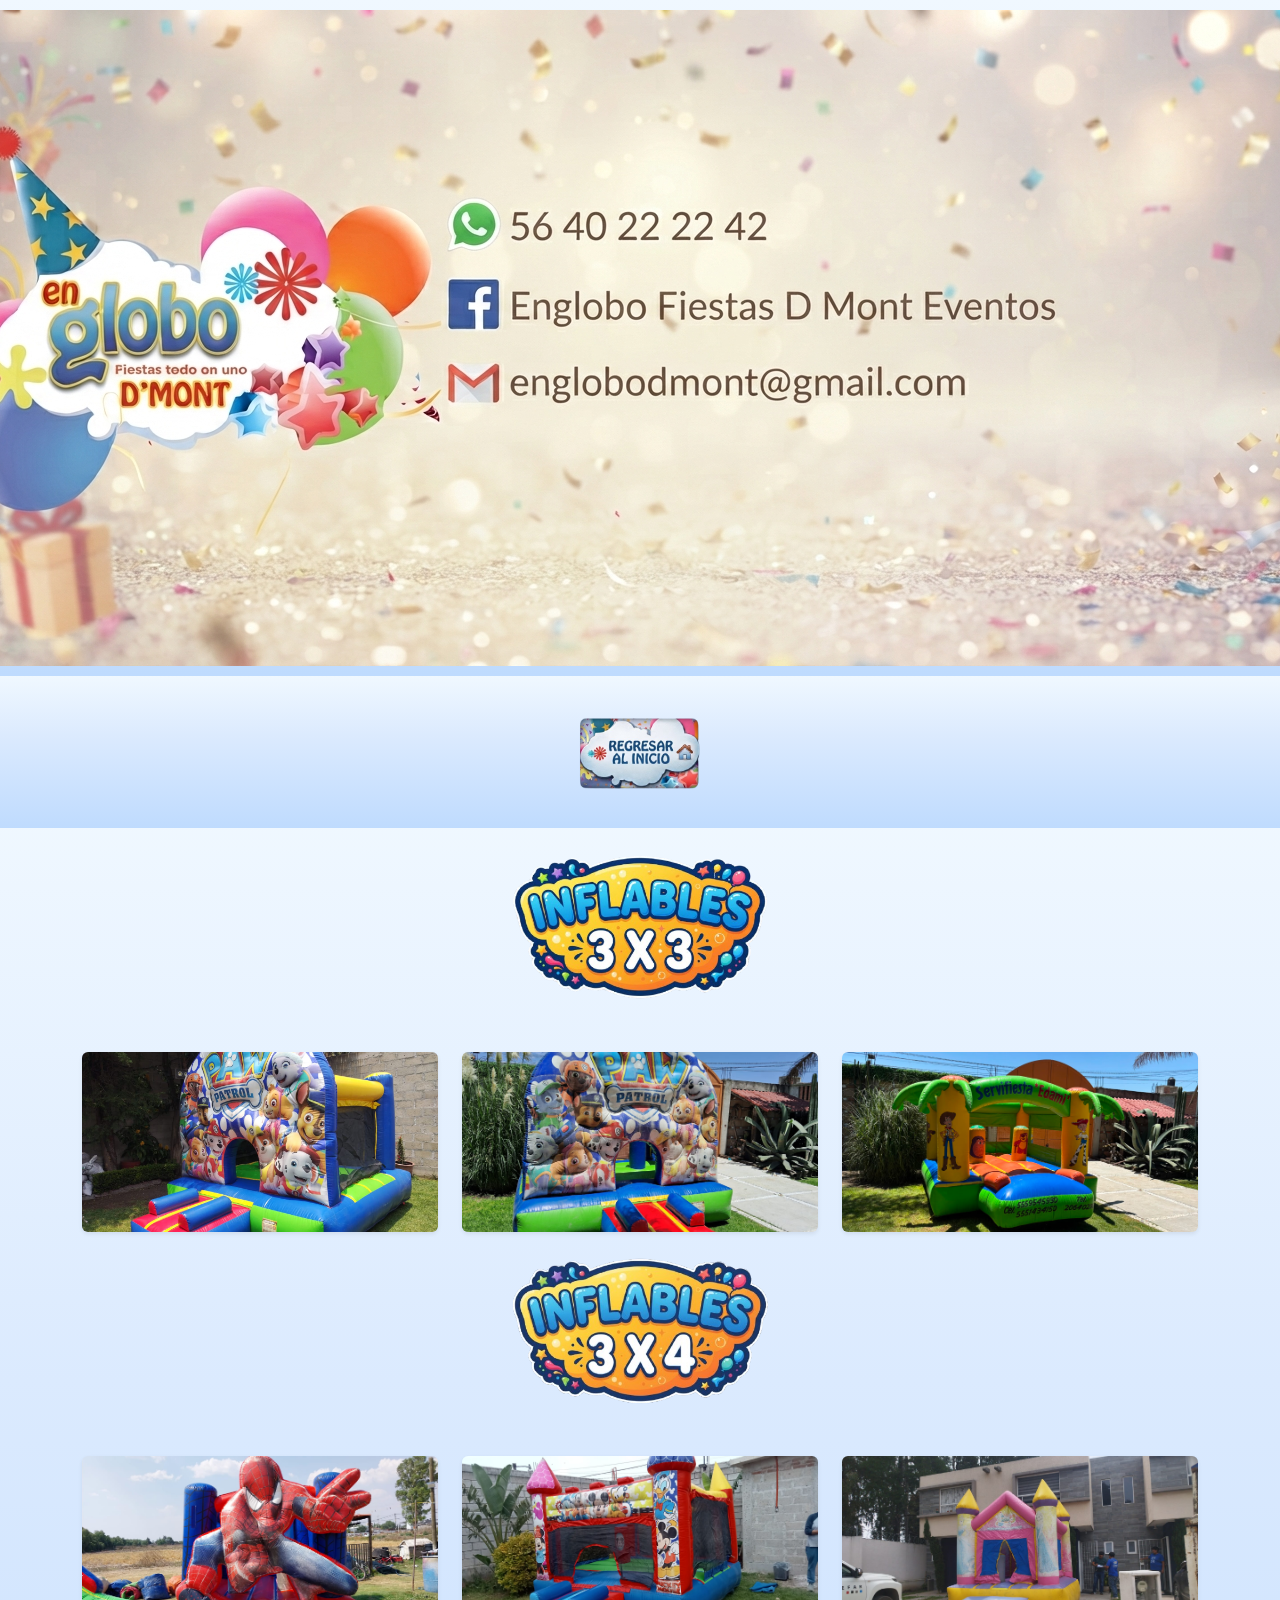
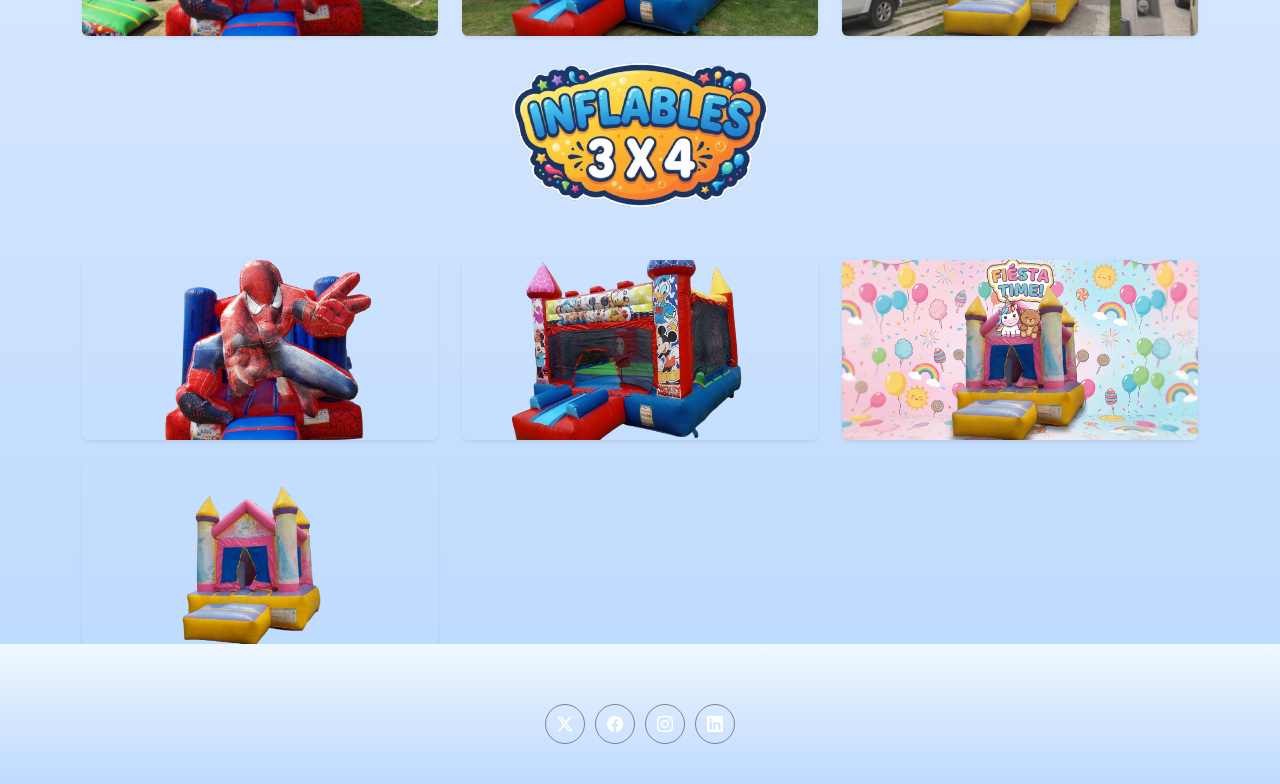
<file: portfolio-lonas.html>
<!DOCTYPE html>
<html lang="en">

<head>
  <meta charset="utf-8">
  <meta content="width=device-width, initial-scale=1.0" name="viewport">
  <title>MESAS</title>
  <meta name="description" content="">
  <meta name="keywords" content="">

  <!-- Google Font: Fredoka -->
  <link rel="preconnect" href="https://fonts.googleapis.com">
  <link rel="preconnect" href="https://fonts.gstatic.com" crossorigin>
  <link href="https://fonts.googleapis.com/css2?family=Fredoka:wght@300..700&display=swap" rel="stylesheet">

  <!-- Favicons -->
  <link href="assets/img/favicon.png" rel="icon">
  <link href="assets/img/apple-touch-icon.png" rel="apple-touch-icon">

  <!-- Fonts -->
  <link href="https://fonts.googleapis.com" rel="preconnect">
  <link href="https://fonts.gstatic.com" rel="preconnect" crossorigin>
  <link href="https://fonts.googleapis.com/css2?family=Inconsolata:wght@200;300;400;500;600;700;800;900&display=swap" rel="stylesheet">

  <!-- Vendor CSS Files -->
  <link href="assets/vendor/bootstrap/css/bootstrap.min.css" rel="stylesheet">
  <link href="assets/vendor/bootstrap-icons/bootstrap-icons.css" rel="stylesheet">
  <link href="assets/vendor/aos/aos.css" rel="stylesheet">
  <link href="assets/vendor/glightbox/css/glightbox.min.css" rel="stylesheet">
  <link href="assets/vendor/swiper/swiper-bundle.min.css" rel="stylesheet">

  <!-- Main CSS File -->
  <link href="assets/css/main.css" rel="stylesheet">

</head>

<body class="portfolio-details-page">

  <header id="header" class="header d-flex align-items-center sticky-top">
    <div class="container-fluid d-flex align-items-center justify-content-center position-relative">
      
      <!-- Logo Centrado -->
      <a href="index.html" class="logo-link-extremo">
      <img src="assets/img/enGlobo/logoEnfiestasLogoM2.jpeg" alt="EnGloboFiestas" class="logo-extremo-img">
    </a>

      <!-- Navegación a la derecha -->
      <nav id="navmenu" class="navmenu">
        <ul>
          <li><a href="index.html" class="active">Home</a></li>
          <li><a href="about.html">About</a></li>
          <li><a href="services.html">Services</a></li>
          <li><a href="portfolio.html">Portfolio</a></li>
          <li><a href="contact.html">Contact</a></li>
        </ul>
        <i class="mobile-nav-toggle d-xl-none bi bi-list"></i>
      </nav>
    </div>
  </header>

  <main class="main">

    <!-- Page Title -->
    <div class="page-title light-background">
      <div class="portfolio-item">
    <a href="tu-enlace.html">
        <img src="assets/img/enGlobo/regresarBoton2.png" class="btn-regresar" alt="Regresar">
    </a>
</div>
    </div><!-- End Page Title -->

    <!-- Portfolio Details Section -->
    <section id="portfolio-details" class="portfolio-details section">

      <div class="container" data-aos="fade-up" data-aos-delay="100">

        <div class="row gy-4">

          <div class="text-center">
           <img src="assets/img/enGlobo/inflables3x3.png" alt="Inflables 3x3" class="img-fluid" style="max-height: 200px; object-fit: contain;">
          </div>
            
            <div class="col-6 col-md-4">
              <a href="assets/img/enGlobo/inflables1/i12.jpeg" class="glightbox" data-gallery="portfolio-gallery">
                <img src="assets/img/enGlobo/inflables1/i12.jpeg" alt="Inflable vista 1" class="img-fluid rounded shadow-sm" style="width: 100%; height: 180px; object-fit: cover;">
              </a>
            </div>

            <div class="col-6 col-md-4">
              <a href="assets/img/enGlobo/inflables2/i3x3_1.jpeg" class="glightbox" data-gallery="portfolio-gallery">
                <img src="assets/img/enGlobo/inflables2/i3x3_1.jpeg" alt="Inflable vista 2" class="img-fluid rounded shadow-sm" style="width: 100%; height: 180px; object-fit: cover;">
              </a>
            </div>

            <div class="col-6 col-md-4">
              <a href="assets/img/enGlobo/inflables2/i3x3_2.jpeg" class="glightbox" data-gallery="portfolio-gallery">
                <img src="assets/img/enGlobo/inflables2/i3x3_2.jpeg" alt="Inflable vista 3" class="img-fluid rounded shadow-sm" style="width: 100%; height: 180px; object-fit: cover;">
              </a>
            </div>

        </div>

        <div class="row gy-4">

          <div class="text-center">
           <img src="assets/img/enGlobo/inflables3x4.png" alt="Inflables 3x3" class="img-fluid" style="max-height: 200px; object-fit: contain;">
          </div>
            
            <div class="col-6 col-md-4">
              <a href="assets/img/enGlobo/inflables1/i13.jpeg" class="glightbox" data-gallery="portfolio-gallery">
                <img src="assets/img/enGlobo/inflables1/i13.jpeg" alt="Inflable vista 1" class="img-fluid rounded shadow-sm" style="width: 100%; height: 180px; object-fit: cover;">
              </a>
            </div>

            <div class="col-6 col-md-4">
              <a href="assets/img/enGlobo/inflables1/i14.jpeg" class="glightbox" data-gallery="portfolio-gallery">
                <img src="assets/img/enGlobo/inflables1/i14.jpeg" alt="Inflable vista 2" class="img-fluid rounded shadow-sm" style="width: 100%; height: 180px; object-fit: cover;">
              </a>
            </div>

            <div class="col-6 col-md-4">
              <a href="assets/img/enGlobo/inflables1/i21.jpeg" class="glightbox" data-gallery="portfolio-gallery">
                <img src="assets/img/enGlobo/inflables1/i21.jpeg" alt="Inflable vista 3" class="img-fluid rounded shadow-sm" style="width: 100%; height: 180px; object-fit: cover;">
              </a>
            </div>

        </div>

        <div class="row gy-4">

          <div class="text-center">
           <img src="assets/img/enGlobo/inflables3x4.png" alt="Inflables 3x3" class="img-fluid" style="max-height: 200px; object-fit: contain;">
          </div>
            
            <div class="col-6 col-md-4">
              <a href="assets/img/enGlobo/inflables1/i13.png" class="glightbox" data-gallery="portfolio-gallery">
                <img src="assets/img/enGlobo/inflables1/i13.png" alt="Inflable vista 1" class="img-fluid rounded shadow-sm" style="width: 100%; height: 180px; object-fit: cover;">
              </a>
            </div>

            <div class="col-6 col-md-4">
              <a href="assets/img/enGlobo/inflables1/i14.png" class="glightbox" data-gallery="portfolio-gallery">
                <img src="assets/img/enGlobo/inflables1/i14.png" alt="Inflable vista 2" class="img-fluid rounded shadow-sm" style="width: 100%; height: 180px; object-fit: cover;">
              </a>
            </div>

            <div class="col-6 col-md-4">
              <a href="assets/img/enGlobo/inflables1/i21c.jfif" class="glightbox" data-gallery="portfolio-gallery">
                <img src="assets/img/enGlobo/inflables1/i21c.jfif" alt="Inflable vista 3" class="img-fluid rounded shadow-sm" style="width: 100%; height: 180px; object-fit: cover;">
              </a>
            </div>

            <div class="col-6 col-md-4">
              <a href="assets/img/enGlobo/inflables1/i21.png" class="glightbox" data-gallery="portfolio-gallery">
                <img src="assets/img/enGlobo/inflables1/i21.png" alt="Inflable vista 3" class="img-fluid rounded shadow-sm" style="width: 100%; height: 180px; object-fit: cover;">
              </a>
            </div>

        </div>

        </div>

        </div>

      </div>

    </section><!-- /Portfolio Details Section -->

  </main>

  <footer id="footer" class="footer light-background">

    <div class="container">
      
      <div class="social-links d-flex justify-content-center">
        <a href=""><i class="bi bi-twitter-x"></i></a>
        <a href=""><i class="bi bi-facebook"></i></a>
        <a href=""><i class="bi bi-instagram"></i></a>
        <a href=""><i class="bi bi-linkedin"></i></a>
      </div>
    </div>

  </footer>

  <!-- Scroll Top -->
  <a href="#" id="scroll-top" class="scroll-top d-flex align-items-center justify-content-center"><i class="bi bi-arrow-up-short"></i></a>

  <!-- Preloader -->
  <div id="preloader"></div>

  <!-- Vendor JS Files -->
  <script src="assets/vendor/bootstrap/js/bootstrap.bundle.min.js"></script>
  <script src="assets/vendor/php-email-form/validate.js"></script>
  <script src="assets/vendor/aos/aos.js"></script>
  <script src="assets/vendor/glightbox/js/glightbox.min.js"></script>
  <script src="assets/vendor/imagesloaded/imagesloaded.pkgd.min.js"></script>
  <script src="assets/vendor/isotope-layout/isotope.pkgd.min.js"></script>
  <script src="assets/vendor/swiper/swiper-bundle.min.js"></script>

  <!-- Main JS File -->
  <script src="assets/js/main.js"></script>

</body>

</html>
</file>
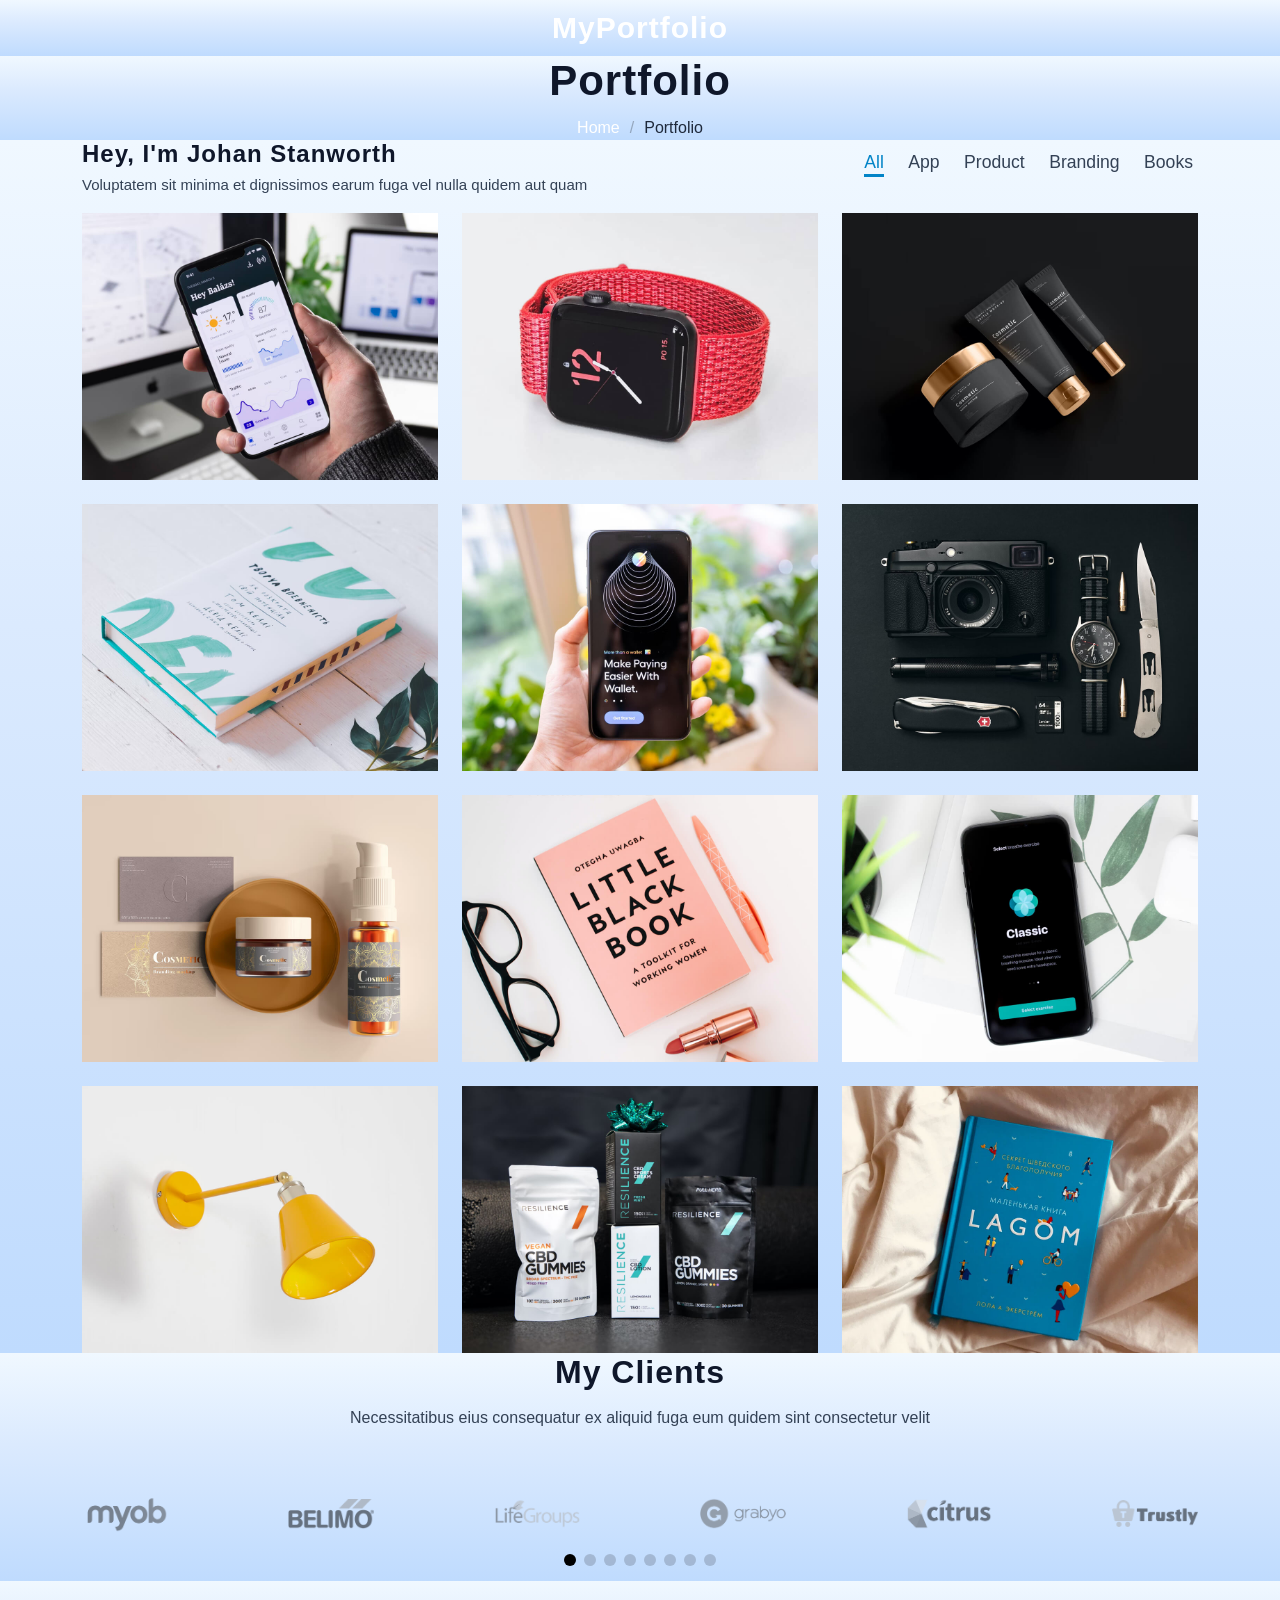
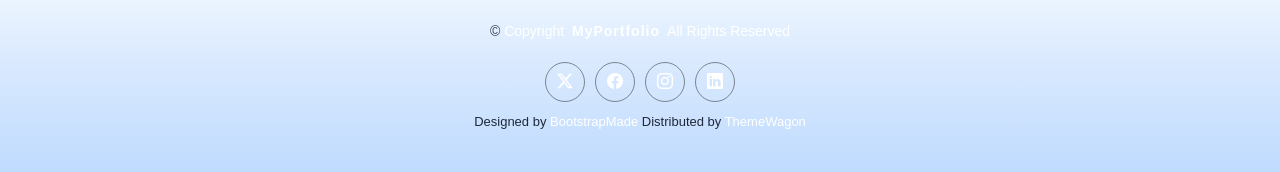
<file: portfolio.html>
<!DOCTYPE html>
<html lang="en">

<head>
  <meta charset="utf-8">
  <meta content="width=device-width, initial-scale=1.0" name="viewport">
  <title>Portfolio - MyPortfolio Bootstrap Template</title>
  <meta name="description" content="">
  <meta name="keywords" content="">

  <!-- Favicons -->
  <link href="assets/img/favicon.png" rel="icon">
  <link href="assets/img/apple-touch-icon.png" rel="apple-touch-icon">

  <!-- Fonts -->
  <link href="https://fonts.googleapis.com" rel="preconnect">
  <link href="https://fonts.gstatic.com" rel="preconnect" crossorigin>
  <link href="https://fonts.googleapis.com/css2?family=Inconsolata:wght@200;300;400;500;600;700;800;900&display=swap" rel="stylesheet">

  <!-- Vendor CSS Files -->
  <link href="assets/vendor/bootstrap/css/bootstrap.min.css" rel="stylesheet">
  <link href="assets/vendor/bootstrap-icons/bootstrap-icons.css" rel="stylesheet">
  <link href="assets/vendor/aos/aos.css" rel="stylesheet">
  <link href="assets/vendor/glightbox/css/glightbox.min.css" rel="stylesheet">
  <link href="assets/vendor/swiper/swiper-bundle.min.css" rel="stylesheet">

  <!-- Main CSS File -->
  <link href="assets/css/main.css" rel="stylesheet">

  <!-- =======================================================
  * Template Name: MyPortfolio
  * Template URL: https://bootstrapmade.com/myportfolio-bootstrap-portfolio-website-template/
  * Updated: Aug 08 2024 with Bootstrap v5.3.3
  * Author: BootstrapMade.com
  * License: https://bootstrapmade.com/license/
  ======================================================== -->
</head>

<body class="portfolio-page">

  <header id="header" class="header d-flex align-items-center sticky-top">
    <div class="container-fluid  position-relative d-flex align-items-center justify-content-between">

      <a href="index.html" class="logo d-flex align-items-center">
        <!-- Uncomment the line below if you also wish to use an image logo -->
        <!-- <img src="assets/img/logo.png" alt=""> -->
        <h1 class="sitename">MyPortfolio</h1>
      </a>

      <nav id="navmenu" class="navmenu">
        <ul>
          <li><a href="index.html">Home</a></li>
          <li><a href="about.html">About</a></li>
          <li><a href="services.html">Services</a></li>
          <li><a href="portfolio.html" class="active">Portfolio</a></li>
          <li class="dropdown"><a href="#"><span>Dropdown</span> <i class="bi bi-chevron-down toggle-dropdown"></i></a>
            <ul>
              <li><a href="#">Dropdown 1</a></li>
              <li class="dropdown"><a href="#"><span>Deep Dropdown</span> <i class="bi bi-chevron-down toggle-dropdown"></i></a>
                <ul>
                  <li><a href="#">Deep Dropdown 1</a></li>
                  <li><a href="#">Deep Dropdown 2</a></li>
                  <li><a href="#">Deep Dropdown 3</a></li>
                  <li><a href="#">Deep Dropdown 4</a></li>
                  <li><a href="#">Deep Dropdown 5</a></li>
                </ul>
              </li>
              <li><a href="#">Dropdown 2</a></li>
              <li><a href="#">Dropdown 3</a></li>
              <li><a href="#">Dropdown 4</a></li>
            </ul>
          </li>
          <li><a href="contact.html">Contact</a></li>
        </ul>
        <i class="mobile-nav-toggle d-xl-none bi bi-list"></i>
      </nav>

    </div>
  </header>

  <main class="main">

    <!-- Page Title -->
    <div class="page-title light-background">
      <div class="container">
        <h1>Portfolio</h1>
        <nav class="breadcrumbs">
          <ol>
            <li><a href="index.html">Home</a></li>
            <li class="current">Portfolio</li>
          </ol>
        </nav>
      </div>
    </div><!-- End Page Title -->

    <!-- Portfolio Section -->
    <section id="portfolio" class="portfolio section">

      <div class="container">

        <div class="isotope-layout" data-default-filter="*" data-layout="masonry" data-sort="original-order">

          <div class="row align-items-center">
            <div class="col-lg-7 portfolio-info">
              <h3>Hey, I'm Johan Stanworth</h3>
              <p>Voluptatem sit minima et dignissimos earum fuga vel nulla quidem aut quam</p>
            </div>
            <div class="col-lg-5 text-center text-lg-end">
              <ul class="portfolio-filters isotope-filters" data-aos="fade-up" data-aos-delay="100">
                <li data-filter="*" class="filter-active">All</li>
                <li data-filter=".filter-app">App</li>
                <li data-filter=".filter-product">Product</li>
                <li data-filter=".filter-branding">Branding</li>
                <li data-filter=".filter-books">Books</li>
              </ul><!-- End Portfolio Filters -->
            </div>
          </div>

          <div class="row gy-4 isotope-container" data-aos="fade-up" data-aos-delay="200" style="position: relative; height: 1344px;">

            <div class="col-lg-4 col-md-6 portfolio-item isotope-item filter-app" style="position: absolute; left: 0px; top: 0px;">
              <div class="portfolio-content h-100">
                <img src="assets/img/portfolio/app-1.jpg" class="img-fluid" alt="">
                <div class="portfolio-info">
                  <h4>App 1</h4>
                  <p>Lorem ipsum</p>
                  <div>
                    <a href="assets/img/portfolio/app-1.jpg" title="App 1" data-gallery="portfolio-gallery-app" class="glightbox preview-link"><i class="bi bi-zoom-in"></i></a>
                    <a href="portfolio-details.html" title="More Details" class="details-link"><i class="bi bi-link-45deg"></i></a>
                  </div>
                </div>
              </div>
            </div><!-- End Portfolio Item -->

            <div class="col-lg-4 col-md-6 portfolio-item isotope-item filter-product" style="position: absolute; left: 440px; top: 0px;">
              <div class="portfolio-content h-100">
                <img src="assets/img/portfolio/product-1.jpg" class="img-fluid" alt="">
                <div class="portfolio-info">
                  <h4>Product 1</h4>
                  <p>Lorem ipsum</p>
                  <div>
                    <a href="assets/img/portfolio/product-1.jpg" title="Product 1" data-gallery="portfolio-gallery-product" class="glightbox preview-link"><i class="bi bi-zoom-in"></i></a>
                    <a href="portfolio-details.html" title="More Details" class="details-link"><i class="bi bi-link-45deg"></i></a>
                  </div>
                </div>
              </div>
            </div><!-- End Portfolio Item -->

            <div class="col-lg-4 col-md-6 portfolio-item isotope-item filter-branding" style="position: absolute; left: 880px; top: 0px;">
              <div class="portfolio-content h-100">
                <img src="assets/img/portfolio/branding-1.jpg" class="img-fluid" alt="">
                <div class="portfolio-info">
                  <h4>Branding 1</h4>
                  <p>Lorem ipsum</p>
                  <div>
                    <a href="assets/img/portfolio/branding-1.jpg" title="Branding 1" data-gallery="portfolio-gallery-branding" class="glightbox preview-link"><i class="bi bi-zoom-in"></i></a>
                    <a href="portfolio-details.html" title="More Details" class="details-link"><i class="bi bi-link-45deg"></i></a>
                  </div>
                </div>
              </div>
            </div><!-- End Portfolio Item -->

            <div class="col-lg-4 col-md-6 portfolio-item isotope-item filter-books" style="position: absolute; left: 0px; top: 336px;">
              <div class="portfolio-content h-100">
                <img src="assets/img/portfolio/books-1.jpg" class="img-fluid" alt="">
                <div class="portfolio-info">
                  <h4>Books 1</h4>
                  <p>Lorem ipsum</p>
                  <div>
                    <a href="assets/img/portfolio/books-1.jpg" title="Branding 1" data-gallery="portfolio-gallery-book" class="glightbox preview-link"><i class="bi bi-zoom-in"></i></a>
                    <a href="portfolio-details.html" title="More Details" class="details-link"><i class="bi bi-link-45deg"></i></a>
                  </div>
                </div>
              </div>
            </div><!-- End Portfolio Item -->

            <div class="col-lg-4 col-md-6 portfolio-item isotope-item filter-app" style="position: absolute; left: 440px; top: 336px;">
              <div class="portfolio-content h-100">
                <img src="assets/img/portfolio/app-2.jpg" class="img-fluid" alt="">
                <div class="portfolio-info">
                  <h4>App 2</h4>
                  <p>Lorem ipsum</p>
                  <div>
                    <a href="assets/img/portfolio/app-2.jpg" title="App 2" data-gallery="portfolio-gallery-app" class="glightbox preview-link"><i class="bi bi-zoom-in"></i></a>
                    <a href="portfolio-details.html" title="More Details" class="details-link"><i class="bi bi-link-45deg"></i></a>
                  </div>
                </div>
              </div>
            </div><!-- End Portfolio Item -->

            <div class="col-lg-4 col-md-6 portfolio-item isotope-item filter-product" style="position: absolute; left: 880px; top: 336px;">
              <div class="portfolio-content h-100">
                <img src="assets/img/portfolio/product-2.jpg" class="img-fluid" alt="">
                <div class="portfolio-info">
                  <h4>Product 2</h4>
                  <p>Lorem ipsum</p>
                  <div>
                    <a href="assets/img/portfolio/product-2.jpg" title="Product 2" data-gallery="portfolio-gallery-product" class="glightbox preview-link"><i class="bi bi-zoom-in"></i></a>
                    <a href="portfolio-details.html" title="More Details" class="details-link"><i class="bi bi-link-45deg"></i></a>
                  </div>
                </div>
              </div>
            </div><!-- End Portfolio Item -->

            <div class="col-lg-4 col-md-6 portfolio-item isotope-item filter-branding" style="position: absolute; left: 0px; top: 672px;">
              <div class="portfolio-content h-100">
                <img src="assets/img/portfolio/branding-2.jpg" class="img-fluid" alt="">
                <div class="portfolio-info">
                  <h4>Branding 2</h4>
                  <p>Lorem ipsum</p>
                  <div>
                    <a href="assets/img/portfolio/branding-2.jpg" title="Branding 2" data-gallery="portfolio-gallery-branding" class="glightbox preview-link"><i class="bi bi-zoom-in"></i></a>
                    <a href="portfolio-details.html" title="More Details" class="details-link"><i class="bi bi-link-45deg"></i></a>
                  </div>
                </div>
              </div>
            </div><!-- End Portfolio Item -->

            <div class="col-lg-4 col-md-6 portfolio-item isotope-item filter-books" style="position: absolute; left: 440px; top: 672px;">
              <div class="portfolio-content h-100">
                <img src="assets/img/portfolio/books-2.jpg" class="img-fluid" alt="">
                <div class="portfolio-info">
                  <h4>Books 2</h4>
                  <p>Lorem ipsum</p>
                  <div>
                    <a href="assets/img/portfolio/books-2.jpg" title="Branding 2" data-gallery="portfolio-gallery-book" class="glightbox preview-link"><i class="bi bi-zoom-in"></i></a>
                    <a href="portfolio-details.html" title="More Details" class="details-link"><i class="bi bi-link-45deg"></i></a>
                  </div>
                </div>
              </div>
            </div><!-- End Portfolio Item -->

            <div class="col-lg-4 col-md-6 portfolio-item isotope-item filter-app" style="position: absolute; left: 880px; top: 672px;">
              <div class="portfolio-content h-100">
                <img src="assets/img/portfolio/app-3.jpg" class="img-fluid" alt="">
                <div class="portfolio-info">
                  <h4>App 3</h4>
                  <p>Lorem ipsum</p>
                  <div>
                    <a href="assets/img/portfolio/app-3.jpg" title="App 3" data-gallery="portfolio-gallery-app" class="glightbox preview-link"><i class="bi bi-zoom-in"></i></a>
                    <a href="portfolio-details.html" title="More Details" class="details-link"><i class="bi bi-link-45deg"></i></a>
                  </div>
                </div>
              </div>
            </div><!-- End Portfolio Item -->

            <div class="col-lg-4 col-md-6 portfolio-item isotope-item filter-product" style="position: absolute; left: 0px; top: 1008px;">
              <div class="portfolio-content h-100">
                <img src="assets/img/portfolio/product-3.jpg" class="img-fluid" alt="">
                <div class="portfolio-info">
                  <h4>Product 3</h4>
                  <p>Lorem ipsum</p>
                  <div>
                    <a href="assets/img/portfolio/product-3.jpg" title="Product 3" data-gallery="portfolio-gallery-product" class="glightbox preview-link"><i class="bi bi-zoom-in"></i></a>
                    <a href="portfolio-details.html" title="More Details" class="details-link"><i class="bi bi-link-45deg"></i></a>
                  </div>
                </div>
              </div>
            </div><!-- End Portfolio Item -->

            <div class="col-lg-4 col-md-6 portfolio-item isotope-item filter-branding" style="position: absolute; left: 440px; top: 1008px;">
              <div class="portfolio-content h-100">
                <img src="assets/img/portfolio/branding-3.jpg" class="img-fluid" alt="">
                <div class="portfolio-info">
                  <h4>Branding 3</h4>
                  <p>Lorem ipsum</p>
                  <div>
                    <a href="assets/img/portfolio/branding-3.jpg" title="Branding 2" data-gallery="portfolio-gallery-branding" class="glightbox preview-link"><i class="bi bi-zoom-in"></i></a>
                    <a href="portfolio-details.html" title="More Details" class="details-link"><i class="bi bi-link-45deg"></i></a>
                  </div>
                </div>
              </div>
            </div><!-- End Portfolio Item -->

            <div class="col-lg-4 col-md-6 portfolio-item isotope-item filter-books" style="position: absolute; left: 880px; top: 1008px;">
              <div class="portfolio-content h-100">
                <img src="assets/img/portfolio/books-3.jpg" class="img-fluid" alt="">
                <div class="portfolio-info">
                  <h4>Books 3</h4>
                  <p>Lorem ipsum</p>
                  <div>
                    <a href="assets/img/portfolio/books-3.jpg" title="Branding 3" data-gallery="portfolio-gallery-book" class="glightbox preview-link"><i class="bi bi-zoom-in"></i></a>
                    <a href="portfolio-details.html" title="More Details" class="details-link"><i class="bi bi-link-45deg"></i></a>
                  </div>
                </div>
              </div>
            </div><!-- End Portfolio Item -->

          </div><!-- End Portfolio Container -->

        </div>

      </div>

    </section><!-- /Portfolio Section -->

    <!-- Clients Section -->
    <section id="clients" class="clients section">

      <!-- Section Title -->
      <div class="container section-title" data-aos="fade-up">
        <h2>My Clients</h2>
        <p>Necessitatibus eius consequatur ex aliquid fuga eum quidem sint consectetur velit</p>
      </div><!-- End Section Title -->

      <div class="container" data-aos="fade-up" data-aos-delay="100">

        <div class="swiper init-swiper">
          <script type="application/json" class="swiper-config">
            {
              "loop": true,
              "speed": 600,
              "autoplay": {
                "delay": 5000
              },
              "slidesPerView": "auto",
              "pagination": {
                "el": ".swiper-pagination",
                "type": "bullets",
                "clickable": true
              },
              "breakpoints": {
                "320": {
                  "slidesPerView": 2,
                  "spaceBetween": 40
                },
                "480": {
                  "slidesPerView": 3,
                  "spaceBetween": 60
                },
                "640": {
                  "slidesPerView": 4,
                  "spaceBetween": 80
                },
                "992": {
                  "slidesPerView": 6,
                  "spaceBetween": 120
                }
              }
            }
          </script>
          <div class="swiper-wrapper align-items-center">
            <div class="swiper-slide"><img src="assets/img/clients/client-1.png" class="img-fluid" alt=""></div>
            <div class="swiper-slide"><img src="assets/img/clients/client-2.png" class="img-fluid" alt=""></div>
            <div class="swiper-slide"><img src="assets/img/clients/client-3.png" class="img-fluid" alt=""></div>
            <div class="swiper-slide"><img src="assets/img/clients/client-4.png" class="img-fluid" alt=""></div>
            <div class="swiper-slide"><img src="assets/img/clients/client-5.png" class="img-fluid" alt=""></div>
            <div class="swiper-slide"><img src="assets/img/clients/client-6.png" class="img-fluid" alt=""></div>
            <div class="swiper-slide"><img src="assets/img/clients/client-7.png" class="img-fluid" alt=""></div>
            <div class="swiper-slide"><img src="assets/img/clients/client-8.png" class="img-fluid" alt=""></div>
          </div>
          <div class="swiper-pagination"></div>
        </div>

      </div>

    </section><!-- /Clients Section -->

  </main>

  <footer id="footer" class="footer light-background">

    <div class="container">
      <div class="copyright text-center ">
        <p>© <span>Copyright</span> <strong class="px-1 sitename">MyPortfolio</strong> <span>All Rights Reserved</span></p>
      </div>
      <div class="social-links d-flex justify-content-center">
        <a href=""><i class="bi bi-twitter-x"></i></a>
        <a href=""><i class="bi bi-facebook"></i></a>
        <a href=""><i class="bi bi-instagram"></i></a>
        <a href=""><i class="bi bi-linkedin"></i></a>
      </div>
      <div class="credits">
        <!-- All the links in the footer should remain intact. -->
        <!-- You can delete the links only if you've purchased the pro version. -->
        <!-- Licensing information: https://bootstrapmade.com/license/ -->
        <!-- Purchase the pro version with working PHP/AJAX contact form: [buy-url] -->
        Designed by <a href="https://bootstrapmade.com/">BootstrapMade</a> Distributed by <a href="https://themewagon.com" target="_blank">ThemeWagon</a>
      </div>
    </div>

  </footer>

  <!-- Scroll Top -->
  <a href="#" id="scroll-top" class="scroll-top d-flex align-items-center justify-content-center"><i class="bi bi-arrow-up-short"></i></a>

  <!-- Preloader -->
  <div id="preloader"></div>

  <!-- Vendor JS Files -->
  <script src="assets/vendor/bootstrap/js/bootstrap.bundle.min.js"></script>
  <script src="assets/vendor/php-email-form/validate.js"></script>
  <script src="assets/vendor/aos/aos.js"></script>
  <script src="assets/vendor/glightbox/js/glightbox.min.js"></script>
  <script src="assets/vendor/imagesloaded/imagesloaded.pkgd.min.js"></script>
  <script src="assets/vendor/isotope-layout/isotope.pkgd.min.js"></script>
  <script src="assets/vendor/swiper/swiper-bundle.min.js"></script>

  <!-- Main JS File -->
  <script src="assets/js/main.js"></script>

</body>

</html>
</file>
<file: assets/css/main.css>
/**
* Template Name: MyPortfolio
* Template URL: https://bootstrapmade.com/myportfolio-bootstrap-portfolio-website-template/
* Updated: Aug 08 2024 with Bootstrap v5.3.3
* Author: BootstrapMade.com
* License: https://bootstrapmade.com/license/
*/

/*--------------------------------------------------------------
# Font & Color Variables
# Help: https://bootstrapmade.com/color-system/
--------------------------------------------------------------*/
/* Fonts */
:root {
  --default-font: "Inconsolata",  system-ui, -apple-system, "Segoe UI", Roboto, "Helvetica Neue", Arial, "Noto Sans", "Liberation Sans", sans-serif, "Apple Color Emoji", "Segoe UI Emoji", "Segoe UI Symbol", "Noto Color Emoji";
  --heading-font: "Inconsolata",  sans-serif;
  --nav-font: "Inconsolata",  sans-serif;
}

/* Global Colors - The following color variables are used throughout the website. Updating them here will change the color scheme of the entire website */
:root { 
  --background-color: #ffffff; /* Background color for the entire website, including individual sections */
  --default-color: #212529; /* Default color used for the majority of the text content across the entire website */
  --heading-color: #000000; /* Color for headings, subheadings and title throughout the website */
  --accent-color: #000000; /* Accent color that represents your brand on the website. It's used for buttons, links, and other elements that need to stand out */
  --surface-color: #ffffff; /* The surface color is used as a background of boxed elements within sections, such as cards, icon boxes, or other elements that require a visual separation from the global background. */
  --contrast-color: #ffffff; /* Contrast color for text, ensuring readability against backgrounds of accent, heading, or default colors. */
}

/* Nav Menu Colors - The following color variables are used specifically for the navigation menu. They are separate from the global colors to allow for more customization options */
:root {
  --nav-color: #5b5b5b;  /* The default color of the main navmenu links */
  --nav-hover-color: #000000; /* Applied to main navmenu links when they are hovered over or active */
  --nav-mobile-background-color: #f5f5f5; /* Used as the background color for mobile navigation menu */
  --nav-dropdown-background-color: #ffffff; /* Used as the background color for dropdown items that appear when hovering over primary navigation items */
  --nav-dropdown-color: #5b5b5b; /* Used for navigation links of the dropdown items in the navigation menu. */
  --nav-dropdown-hover-color: #000000; /* Similar to --nav-hover-color, this color is applied to dropdown navigation links when they are hovered over. */
}

/* Color Presets - These classes override global colors when applied to any section or element, providing reuse of the sam color scheme. */

.light-background {
  --background-color: #f9f9f9;
  --surface-color: #ffffff;
}

.dark-background {
  --background-color: #060606;
  --default-color: #ffffff;
  --heading-color: #ffffff;
  --surface-color: #252525;
  --contrast-color: #ffffff;
}

/* Smooth scroll */
:root {
  scroll-behavior: smooth;
}

/*--------------------------------------------------------------
# General Styling & Shared Classes
--------------------------------------------------------------*/
body {
  color: var(--default-color);
  background-color: var(--background-color);
  font-family: var(--default-font);
}

a {
  color: var(--accent-color);
  text-decoration: none;
  transition: 0.3s;
}

a:hover {
  color: color-mix(in srgb, var(--accent-color), transparent 25%);
  text-decoration: none;
}

h1,
h2,
h3,
h4,
h5,
h6 {
  color: var(--heading-color);
  font-family: var(--heading-font);
}

/* PHP Email Form Messages
------------------------------*/
.php-email-form .error-message {
  display: none;
  background: #df1529;
  color: #ffffff;
  text-align: left;
  padding: 15px;
  margin-bottom: 24px;
  font-weight: 600;
}

.php-email-form .sent-message {
  display: none;
  color: #ffffff;
  background: #059652;
  text-align: center;
  padding: 15px;
  margin-bottom: 24px;
  font-weight: 600;
}

.php-email-form .loading {
  display: none;
  background: var(--surface-color);
  text-align: center;
  padding: 15px;
  margin-bottom: 24px;
}

.php-email-form .loading:before {
  content: "";
  display: inline-block;
  border-radius: 50%;
  width: 24px;
  height: 24px;
  margin: 0 10px -6px 0;
  border: 3px solid var(--accent-color);
  border-top-color: var(--surface-color);
  animation: php-email-form-loading 1s linear infinite;
}

@keyframes php-email-form-loading {
  0% {
    transform: rotate(0deg);
  }

  100% {
    transform: rotate(360deg);
  }
}

/*--------------------------------------------------------------
# Global Header
--------------------------------------------------------------*/
.header {
  color: var(--default-color);
  background-color: var(--background-color);
  padding: 15px 0;
  transition: all 0.5s;
  z-index: 997;
}

.header .logo {
  line-height: 1;
}

.header .logo img {
  max-height: 32px;
  margin-right: 8px;
}

.header .logo h1 {
  font-size: 30px;
  margin: 0;
  font-weight: 700;
  color: var(--heading-color);
}

/*--------------------------------------------------------------
# Navigation Menu
--------------------------------------------------------------*/
/* Navmenu */
.mobile-nav-toggle {
  color: var(--nav-color);
  position: fixed;
  top: 20px;
  right: 20px;
  font-size: 32px;
  line-height: 0;
  cursor: pointer;
  display: block !important;
  z-index: 998;
  transition: 0.3s;
}

.mobile-nav-toggle:hover {
  color: var(--nav-hover-color);
}

.navmenu {
  position: fixed;
  top: 0;
  bottom: 0;
  right: -300px;
  z-index: 997;
  transition: 0.3s;
  width: 300px;
  overflow: hidden;
}

.navmenu ul {
  display: block;
  list-style: none;
  padding: 10px 0;
  margin: 0;
  overflow-y: auto;
  transition: 0.3s;
  z-index: 998;
}

.navmenu a,
.navmenu a:focus {
  color: var(--nav-dropdown-color);
  padding: 10px 20px;
  font-family: var(--nav-font);
  font-size: 17px;
  font-weight: 500;
  display: flex;
  align-items: center;
  justify-content: space-between;
  white-space: nowrap;
  transition: 0.3s;
}

.navmenu a i,
.navmenu a:focus i {
  font-size: 12px;
  line-height: 0;
  margin-left: 5px;
  width: 30px;
  height: 30px;
  display: flex;
  align-items: center;
  justify-content: center;
  border-radius: 50%;
  transition: 0.3s;
  background-color: color-mix(in srgb, var(--accent-color), transparent 90%);
}

.navmenu a i:hover,
.navmenu a:focus i:hover {
  background-color: var(--accent-color);
  color: var(--contrast-color);
}

.navmenu a:hover,
.navmenu .active,
.navmenu .active:focus {
  color: var(--nav-dropdown-hover-color);
}

.navmenu .active i,
.navmenu .active:focus i {
  background-color: var(--accent-color);
  color: var(--contrast-color);
  transform: rotate(180deg);
}

/*.navmenu .dropdown ul {
  position: static;
  display: none;
  z-index: 99;
  padding: 10px 0;
  margin: 10px 20px;
  box-shadow: none;
  transition: all 0.5s ease-in-out;
}*/

.navmenu .dropdown>.dropdown-active {
  display: block;
  background-color: var(--nav-dropdown-background-color);
  border: 1px solid color-mix(in srgb, var(--nav-dropdown-color), transparent 90%);
}

.mobile-nav-active {
  overflow: hidden;
}

.mobile-nav-active .mobile-nav-toggle {
  right: 310px;
  background-color: var(--surface-color);
  border-radius: 50%;
  border: 1px solid color-mix(in srgb, var(--default-color), transparent 80%);
}

.mobile-nav-active .navmenu {
  position: fixed;
  overflow: hidden;
  top: 0;
  bottom: 0;
  right: 0;
  background-color: var(--nav-mobile-background-color);
  transition: 0.3s;
}

/*--------------------------------------------------------------
# Global Footer
--------------------------------------------------------------*/
.footer {
  color: var(--default-color);
  background-color: var(--background-color);
  font-size: 14px;
  padding: 40px 0;
  position: relative;
}

.footer .copyright p {
  margin-bottom: 0;
}

.footer .social-links {
  margin-top: 20px;
}

.footer .social-links a {
  display: flex;
  align-items: center;
  justify-content: center;
  width: 40px;
  height: 40px;
  border-radius: 50%;
  border: 1px solid color-mix(in srgb, var(--default-color), transparent 50%);
  font-size: 16px;
  color: color-mix(in srgb, var(--default-color), transparent 50%);
  margin: 0 5px;
  transition: 0.3s;
}

.footer .social-links a:hover {
  color: var(--accent-color);
  border-color: var(--accent-color);
}

.footer .credits {
  margin-top: 10px;
  font-size: 13px;
  text-align: center;
}

/*--------------------------------------------------------------
# Preloader
--------------------------------------------------------------*/
#preloader {
  position: fixed;
  inset: 0;
  z-index: 9999;
  overflow: hidden;
  background-color: var(--background-color);
  transition: all 0.6s ease-out;
}

#preloader:before {
  content: "";
  position: fixed;
  top: calc(50% - 30px);
  left: calc(50% - 30px);
  border: 6px solid var(--accent-color);
  border-top-color: color-mix(in srgb, var(--accent-color), transparent 90%);
  border-radius: 50%;
  width: 60px;
  height: 60px;
  animation: animate-preloader 1s linear infinite;
}

@keyframes animate-preloader {
  0% {
    transform: rotate(0deg);
  }

  100% {
    transform: rotate(360deg);
  }
}

/*--------------------------------------------------------------
# Scroll Top Button
--------------------------------------------------------------*/
.scroll-top {
  position: fixed;
  visibility: hidden;
  opacity: 0;
  right: 15px;
  bottom: -15px;
  z-index: 99999;
  background-color: var(--accent-color);
  width: 44px;
  height: 44px;
  border-radius: 50px;
  transition: all 0.4s;
}

.scroll-top i {
  font-size: 24px;
  color: var(--contrast-color);
  line-height: 0;
}

.scroll-top:hover {
  background-color: color-mix(in srgb, var(--accent-color), transparent 20%);
  color: var(--contrast-color);
}

.scroll-top.active {
  visibility: visible;
  opacity: 1;
  bottom: 15px;
}

/*--------------------------------------------------------------
# Disable aos animation delay on mobile devices
--------------------------------------------------------------*/
@media screen and (max-width: 768px) {
  [data-aos-delay] {
    transition-delay: 0 !important;
  }
}

/*--------------------------------------------------------------
# Global Page Titles & Breadcrumbs
--------------------------------------------------------------*/
.page-title {
  color: var(--default-color);
  background-color: var(--background-color);
  /*padding: 120px 0;*/
  text-align: center;
  position: relative;
}

.page-title h1 {
  font-size: 42px;
  font-weight: 700;
  margin-bottom: 10px;
}

.page-title .breadcrumbs ol {
  display: flex;
  flex-wrap: wrap;
  list-style: none;
  justify-content: center;
  padding: 0;
  margin: 0;
  font-size: 16px;
  font-weight: 400;
}

.page-title .breadcrumbs ol li+li {
  padding-left: 10px;
}

.page-title .breadcrumbs ol li+li::before {
  content: "/";
  display: inline-block;
  padding-right: 10px;
  color: color-mix(in srgb, var(--default-color), transparent 70%);
}

/*--------------------------------------------------------------
# Global Sections
--------------------------------------------------------------*/
section,
.section {
  color: var(--default-color);
  background-color: var(--background-color);
  /*padding: 60px 0;*/
  scroll-margin-top: 90px;
  overflow: clip;
}

@media (max-width: 1199px) {

  section,
  .section {
    scroll-margin-top: 66px;
  }
}

/*--------------------------------------------------------------
# Global Section Titles
--------------------------------------------------------------*/
.section-title {
  text-align: center;
  padding-bottom: 60px;
  position: relative;
}

.section-title h2 {
  font-size: 32px;
  font-weight: 400;
  margin-bottom: 15px;
}

.section-title p {
  margin-bottom: 0;
}

/*--------------------------------------------------------------
# Portfolio Section
--------------------------------------------------------------*/
.portfolio .portfolio-info h3 {
  font-size: 24px;
  margin-bottom: 5px;
}

.portfolio .portfolio-info p {
  font-size: 15px;
}

.portfolio .portfolio-filters {
  padding: 0;
  margin: 0 auto 20px auto;
  list-style: none;
}

.portfolio .portfolio-filters li {
  cursor: pointer;
  display: inline-block;
  padding: 0;
  font-size: 16px;
  font-weight: 400;
  margin: 0 10px;
  line-height: 1;
  margin-bottom: 5px;
  transition: all 0.3s ease-in-out;
}

.portfolio .portfolio-filters li:hover,
.portfolio .portfolio-filters li.filter-active {
  border-bottom: 2px solid var(--default-color);
  padding-bottom: 3px;
}

.portfolio .portfolio-filters li:first-child {
  margin-left: 0;
}

.portfolio .portfolio-filters li:last-child {
  margin-right: 5px;
}

@media (max-width: 575px) {
  .portfolio .portfolio-filters li {
    font-size: 14px;
    margin: 0 5px;
  }
}

.portfolio .portfolio-content {
  position: relative;
  overflow: hidden;
}

.portfolio .portfolio-content img {
  transition: 0.3s;
}

.portfolio .portfolio-content .portfolio-info {
  opacity: 0;
  position: absolute;
  inset: 0;
  z-index: 3;
  transition: all ease-in-out 0.3s;
  background: rgba(0, 0, 0, 0.6);
  padding: 15px;
  display: flex;
  align-items: center;
  justify-content: center;
  flex-direction: column;
}

.portfolio .portfolio-content .portfolio-info h4 {
  font-size: 18px;
  mask-border: 0;
  font-weight: 400;
  color: #ffffff;
  display: inline-block;
}

.portfolio .portfolio-content .portfolio-info p {
  text-align: center;
  display: inline-block;
  font-size: 14px;
  font-weight: 400;
  color: rgba(255, 255, 255, 0.8);
}

.portfolio .portfolio-content .portfolio-info .preview-link,
.portfolio .portfolio-content .portfolio-info .details-link {
  font-size: 26px;
  color: #fff;
  transition: 0.3s;
  line-height: 1.2;
}

.portfolio .portfolio-content .portfolio-info .preview-link:hover,
.portfolio .portfolio-content .portfolio-info .details-link:hover {
  color: var(--accent-color);
}

.portfolio .portfolio-content .portfolio-info .details-link {
  left: 50%;
  font-size: 34px;
  line-height: 0;
}

.portfolio .portfolio-content:hover .portfolio-info {
  opacity: 1;
}

.portfolio .portfolio-content:hover img {
  transform: scale(1.1);
}

/*--------------------------------------------------------------
# Clients Section
--------------------------------------------------------------*/
.clients .swiper-slide img {
  opacity: 0.5;
  transition: 0.3s;
  filter: grayscale(100);
}

.clients .swiper-slide img:hover {
  filter: none;
  opacity: 1;
}

.clients .swiper-wrapper {
  height: auto;
}

.clients .swiper-pagination {
  margin-top: 20px;
  position: relative;
}

.clients .swiper-pagination .swiper-pagination-bullet {
  width: 12px;
  height: 12px;
  opacity: 1;
  background-color: color-mix(in srgb, var(--default-color), transparent 80%);
}

.clients .swiper-pagination .swiper-pagination-bullet-active {
  background-color: var(--accent-color);
}

/*--------------------------------------------------------------
# Services Section
--------------------------------------------------------------*/
.services .service-item {
  background-color: var(--surface-color);
  padding: 40px;
  box-shadow: 0px 0 30px rgba(0, 0, 0, 0.1);
  height: 100%;
}

.services .service-item .icon {
  width: 48px;
  height: 48px;
  position: relative;
  margin-bottom: 50px;
}

.services .service-item .icon i {
  color: color-mix(in srgb, var(--heading-color), transparent 30%);
  font-size: 56px;
  transition: ease-in-out 0.3s;
  z-index: 2;
  position: relative;
}

.services .service-item .icon:before {
  position: absolute;
  content: "";
  height: 100%;
  width: 100%;
  background: color-mix(in srgb, var(--heading-color), transparent 95%);
  border-radius: 50px;
  z-index: 1;
  top: 10px;
  right: -20px;
  transition: 0.3s;
}

.services .service-item h3 {
  color: color-mix(in srgb, var(--heading-color), transparent 20%);
  font-weight: 700;
  margin: 0 0 20px 0;
  padding-bottom: 8px;
  font-size: 22px;
  position: relative;
  display: inline-block;
  border-bottom: 4px solid color-mix(in srgb, var(--heading-color), transparent 90%);
  transition: 0.3s;
}

.services .service-item p {
  line-height: 24px;
  font-size: 14px;
  margin-bottom: 0;
}

.services .service-item .readmore {
  margin-top: 15px;
  display: inline-block;
  color: color-mix(in srgb, var(--default-color), transparent 30%);
}

.services .service-item:hover .icon i {
  color: var(--heading-color);
}

.services .service-item:hover .icon:before {
  background: color-mix(in srgb, var(--heading-color), transparent 90%);
}

.services .service-item:hover h3 {
  border-color: color-mix(in srgb, var(--accent-color), transparent 70%);
  color: var(--heading-color);
}

.services .service-item:hover .readmore {
  color: var(--accent-color);
}

/*--------------------------------------------------------------
# Testimonials Section
--------------------------------------------------------------*/
.testimonials .section-header {
  margin-bottom: 40px;
}

.testimonials .testimonials-carousel,
.testimonials .testimonials-slider {
  overflow: hidden;
}

.testimonials .testimonial-item {
  text-align: center;
}

.testimonials .testimonial-item .testimonial-img {
  width: 120px;
  border-radius: 50%;
  border: 4px solid var(--background-color);
  margin: 0 auto;
}

.testimonials .testimonial-item h3 {
  font-size: 20px;
  font-weight: bold;
  margin: 10px 0 5px 0;
}

.testimonials .testimonial-item h4 {
  font-size: 14px;
  color: color-mix(in srgb, var(--default-color), transparent 40%);
  margin: 0 0 15px 0;
}

.testimonials .testimonial-item .stars {
  margin-bottom: 15px;
}

.testimonials .testimonial-item .stars i {
  color: #ffc107;
  margin: 0 1px;
}

.testimonials .testimonial-item .quote-icon-left,
.testimonials .testimonial-item .quote-icon-right {
  color: color-mix(in srgb, var(--accent-color), transparent 50%);
  font-size: 26px;
  line-height: 0;
}

.testimonials .testimonial-item .quote-icon-left {
  display: inline-block;
  left: -5px;
  position: relative;
}

.testimonials .testimonial-item .quote-icon-right {
  display: inline-block;
  right: -5px;
  position: relative;
  top: 10px;
  transform: scale(-1, -1);
}

.testimonials .testimonial-item p {
  font-style: italic;
  margin: 0 auto 15px auto;
}

.testimonials .swiper-wrapper {
  height: auto;
}

.testimonials .swiper-pagination {
  margin-top: 20px;
  position: relative;
}

.testimonials .swiper-pagination .swiper-pagination-bullet {
  width: 12px;
  height: 12px;
  opacity: 1;
  background-color: color-mix(in srgb, var(--default-color), transparent 85%);
}

.testimonials .swiper-pagination .swiper-pagination-bullet-active {
  background-color: var(--accent-color);
}

@media (min-width: 992px) {
  .testimonials .testimonial-item p {
    width: 80%;
  }
}

/*--------------------------------------------------------------
# About Section
--------------------------------------------------------------*/
.about .content h2 {
  font-weight: 700;
  font-size: 24px;
}

.about .content ul {
  list-style: none;
  padding: 0;
}

.about .content ul li {
  margin-bottom: 20px;
  display: flex;
  align-items: center;
}

.about .content ul strong {
  margin-right: 10px;
}

.about .content ul i {
  font-size: 16px;
  margin-right: 5px;
  color: var(--accent-color);
  line-height: 0;
}

/*--------------------------------------------------------------
# Resume Section
--------------------------------------------------------------*/
.resume .resume-title {
  color: var(--heading-color);
  font-size: 26px;
  font-weight: 700;
  margin-top: 20px;
  margin-bottom: 20px;
}

.resume .resume-item {
  padding: 0 0 20px 20px;
  margin-top: -2px;
  border-left: 2px solid var(--accent-color);
  position: relative;
}

.resume .resume-item h4 {
  line-height: 18px;
  font-size: 18px;
  font-weight: 600;
  text-transform: uppercase;
  color: color-mix(in srgb, var(--default-color), transparent 20%);
  margin-bottom: 10px;
}

.resume .resume-item h5 {
  font-size: 16px;
  padding: 5px 15px;
  display: inline-block;
  font-weight: 600;
  margin-bottom: 10px;
}

.resume .resume-item ul {
  padding-left: 20px;
}

.resume .resume-item ul li {
  padding-bottom: 10px;
}

.resume .resume-item:last-child {
  padding-bottom: 0;
}

.resume .resume-item::before {
  content: "";
  position: absolute;
  width: 16px;
  height: 16px;
  border-radius: 50px;
  left: -9px;
  top: 0;
  background: var(--background-color);
  border: 2px solid var(--accent-color);
}

/*--------------------------------------------------------------
# Pricing Section
--------------------------------------------------------------*/
.pricing .pricing-item {
  background-color: var(--surface-color);
  padding: 60px 40px;
  box-shadow: 0 3px 20px -2px rgba(0, 0, 0, 0.1);
  height: 100%;
  position: relative;
}

.pricing h3 {
  font-weight: 600;
  margin-bottom: 15px;
  font-size: 20px;
}

.pricing h4 {
  font-size: 48px;
  color: var(--accent-color);
  font-family: var(--heading-font);
  font-weight: 400;
}

.pricing h4 sup {
  font-size: 28px;
}

.pricing h4 span {
  color: color-mix(in srgb, var(--default-color), transparent 60%);
  font-size: 18px;
}

.pricing ul {
  padding: 20px 0;
  list-style: none;
  color: color-mix(in srgb, var(--default-color), transparent 30%);
  text-align: left;
  line-height: 20px;
}

.pricing ul li {
  padding: 10px 0;
  display: flex;
  align-items: center;
}

.pricing ul i {
  color: #059652;
  font-size: 24px;
  padding-right: 3px;
}

.pricing ul .na {
  color: color-mix(in srgb, var(--default-color), transparent 60%);
}

.pricing ul .na i {
  color: color-mix(in srgb, var(--default-color), transparent 60%);
}

.pricing ul .na span {
  text-decoration: line-through;
}

.pricing .buy-btn {
  color: color-mix(in srgb, var(--default-color), transparent 40%);
  background-color: var(--background-color);
  display: inline-block;
  padding: 8px 35px 10px 35px;
  border-radius: 4px;
  border: 1px solid color-mix(in srgb, var(--default-color), transparent 60%);
  transition: none;
  font-size: 16px;
  font-weight: 500;
  font-family: var(--heading-font);
  transition: 0.3s;
}

.pricing .buy-btn:hover {
  background: var(--accent-color);
  border-color: var(--accent-color);
  color: var(--contrast-color);
}

.pricing .featured {
  z-index: 10;
}

.pricing .featured .pricing-item {
  background: var(--accent-color);
}

@media (min-width: 992px) {
  .pricing .featured .pricing-item {
    transform: scale(1.02, 1.1);
  }
}

.pricing .featured h3,
.pricing .featured h4,
.pricing .featured h4 span,
.pricing .featured ul,
.pricing .featured ul .na,
.pricing .featured ul i,
.pricing .featured ul .na i {
  color: var(--contrast-color);
}

.pricing .featured .buy-btn {
  background: var(--accent-color);
  color: var(--contrast-color);
  border-color: var(--contrast-color);
}

.pricing .featured .buy-btn:hover {
  background: color-mix(in srgb, var(--background-color), transparent 92%);
}

/*--------------------------------------------------------------
# Alt Pricing Section
--------------------------------------------------------------*/
.alt-pricing .pricing-item {
  border-bottom: 1px dashed color-mix(in srgb, var(--default-color), transparent 60%);
  width: 100%;
  height: 100%;
  padding: 0 0 15px 0;
}

.alt-pricing .pricing-item h3 {
  margin: 0;
  font-size: 20px;
  font-weight: 600;
}

.alt-pricing .pricing-item h4 {
  margin: 0;
  font-size: 18px;
  color: var(--accent-color);
}

/*--------------------------------------------------------------
# Portfolio Details Section
--------------------------------------------------------------*/
.portfolio-details .portfolio-details-slider img {
  width: 100%;
}

.portfolio-details .portfolio-details-slider .swiper-pagination {
  margin-top: 20px;
  position: relative;
}

.portfolio-details .portfolio-details-slider .swiper-pagination .swiper-pagination-bullet {
  width: 12px;
  height: 12px;
  background-color: color-mix(in srgb, var(--default-color), transparent 85%);
  opacity: 1;
}

.portfolio-details .portfolio-details-slider .swiper-pagination .swiper-pagination-bullet-active {
  background-color: var(--accent-color);
}

.portfolio-details .portfolio-info {
  background-color: var(--surface-color);
  padding: 30px;
  box-shadow: 0px 0 30px rgba(0, 0, 0, 0.1);
}

.portfolio-details .portfolio-info h3 {
  font-size: 22px;
  font-weight: 700;
  margin-bottom: 20px;
  padding-bottom: 20px;
  border-bottom: 1px solid color-mix(in srgb, var(--default-color), transparent 85%);
}

.portfolio-details .portfolio-info ul {
  list-style: none;
  padding: 0;
  font-size: 15px;
}

.portfolio-details .portfolio-info ul li+li {
  margin-top: 10px;
}

.portfolio-details .portfolio-description {
  padding-top: 30px;
}

.portfolio-details .portfolio-description h2 {
  font-size: 26px;
  font-weight: 700;
  margin-bottom: 20px;
}

.portfolio-details .portfolio-description p {
  padding: 0;
  color: color-mix(in srgb, var(--default-color), transparent 30%);
}

/*--------------------------------------------------------------
# Service Details Section
--------------------------------------------------------------*/
.service-details .services-list {
  background-color: var(--surface-color);
  padding: 10px 30px;
  border: 1px solid color-mix(in srgb, var(--default-color), transparent 90%);
  margin-bottom: 20px;
}

.service-details .services-list a {
  display: block;
  line-height: 1;
  padding: 8px 0 8px 15px;
  border-left: 3px solid color-mix(in srgb, var(--default-color), transparent 70%);
  margin: 20px 0;
  color: color-mix(in srgb, var(--default-color), transparent 20%);
  transition: 0.3s;
}

.service-details .services-list a.active {
  color: var(--heading-color);
  font-weight: 700;
  border-color: var(--accent-color);
}

.service-details .services-list a:hover {
  border-color: var(--accent-color);
}

.service-details .services-img {
  margin-bottom: 20px;
}

.service-details h3 {
  font-size: 26px;
  font-weight: 700;
}

.service-details h4 {
  font-size: 20px;
  font-weight: 700;
}

.service-details p {
  font-size: 15px;
}

.service-details ul {
  list-style: none;
  padding: 0;
  font-size: 15px;
}

.service-details ul li {
  padding: 5px 0;
  display: flex;
  align-items: center;
}

.service-details ul i {
  font-size: 20px;
  margin-right: 8px;
  color: var(--accent-color);
}

/*--------------------------------------------------------------
# Starter Section Section
--------------------------------------------------------------*/
.starter-section {
  /* Add your styles here */
}

/*--------------------------------------------------------------
# Contact Section
--------------------------------------------------------------*/
.contact {
  background-image: url("../img/contact-bg.png");
  background-position: left center;
  background-repeat: no-repeat;
  position: relative;
}

@media (max-width: 640px) {
  .contact {
    background-position: center 50px;
    background-size: contain;
  }
}

.contact:before {
  content: "";
  background: color-mix(in srgb, var(--background-color), transparent 30%);
  position: absolute;
  bottom: 0;
  top: 0;
  left: 0;
  right: 0;
}

.contact .info-item+.info-item {
  margin-top: 40px;
}

.contact .info-item i {
  background: var(--accent-color);
  color: var(--contrast-color);
  font-size: 20px;
  width: 44px;
  height: 44px;
  display: flex;
  justify-content: center;
  align-items: center;
  border-radius: 50px;
  transition: all 0.3s ease-in-out;
  margin-right: 15px;
}

.contact .info-item h3 {
  padding: 0;
  font-size: 18px;
  font-weight: 700;
  margin-bottom: 5px;
}

.contact .info-item p {
  padding: 0;
  margin-bottom: 0;
  font-size: 14px;
}

.contact .php-email-form {
  height: 100%;
}

.contact .php-email-form input[type=text],
.contact .php-email-form input[type=email],
.contact .php-email-form textarea {
  font-size: 14px;
  padding: 10px 15px;
  box-shadow: none;
  border-radius: 0;
  color: var(--default-color);
  background-color: color-mix(in srgb, var(--background-color), transparent 50%);
  border-color: color-mix(in srgb, var(--default-color), transparent 80%);
}

.contact .php-email-form input[type=text]:focus,
.contact .php-email-form input[type=email]:focus,
.contact .php-email-form textarea:focus {
  border-color: var(--accent-color);
}

.contact .php-email-form input[type=text]::placeholder,
.contact .php-email-form input[type=email]::placeholder,
.contact .php-email-form textarea::placeholder {
  color: color-mix(in srgb, var(--default-color), transparent 70%);
}

.contact .php-email-form button[type=submit] {
  color: var(--contrast-color);
  background: var(--accent-color);
  border: 0;
  padding: 10px 30px;
  transition: 0.4s;
  border-radius: 50px;
}

.contact .php-email-form button[type=submit]:hover {
  background: color-mix(in srgb, var(--accent-color), transparent 20%);
}

/* Fija la altura del contenedor del slide y centra su contenido */
.portfolio-details .swiper-slide {
  height: 550px; /* Ajusta este valor según la altura deseada */
  display: flex;
  align-items: center;
  justify-content: center;
  overflow: hidden;
}

/* Fuerza a la imagen a cubrir el área manteniendo su proporción */
.portfolio-details .swiper-slide img {
  width: 100%;
  height: 100%;
  object-fit: contain; /* Recorta los bordes para llenar el espacio sin deformar */
  border-radius: 8px; /* Opcional: bordes redondeados */
}





/* ============================================================
   REVISIÓN GLOBAL: Fondo Azul para Toda la Página
   ============================================================ */
body, 
.index-page, 
main,
section, 
.header, 
.footer,
.light-background {
  background-color: #0d6efd !important; /* Azul Bootstrap (ajusta HEX si quieres) */
  color: #ffffff !important;
}

/* Títulos y textos generales visibles */
h1, h2, h3, h4, h5, h6, 
p, span, a, 
.sitename, 
.section-title h2, 
.section-title p {
  color: #ffffff !important;
}

/* ============================================================
   AJUSTE PERSONALIZADO
   SOLUCIÓN AL LOGO CENTRADO
   ============================================================ */
#header .container-fluid {
  justify-content: center !important;
  position: relative;
  padding: 10px 0;
}

/*.logo-centrado-img {
  max-height: 50px; 
  height: auto;
  display: block;
}*/

/* Navegación a la derecha */
#header .navmenu {
  position: absolute !important;
  right: 20px;
  background-color: transparent !important;
}

.navmenu a, .navmenu a:focus {
  color: #ffffff !important;
}

.navmenu a:hover, .navmenu .active {
  color: #ffd700 !important; /* Dorado en hover */
}

/* ============================================================
   SOLUCIÓN AL HOVER DE IMAGEN EN PORTAFOLIO (CORRECCIÓN PEDIDA)
   ============================================================ */
   
/* Contenedor de la tarjeta azul completa */
.portfolio-wrap-azul {
  background-color: #0b5ed7; /* Azul un poco más oscuro para la tarjeta */
  border-radius: 10px;
  overflow: hidden;
  box-shadow: 0 5px 15px rgba(0,0,0,0.3);
  margin-bottom: 20px;
}

/* Contenedor estricto para imagen + hover (Mismo tamaño que la imagen) */
.portfolio-image-container {
  position: relative;
  width: 100%;
  aspect-ratio: 4 / 3; /* Ajusta la relación de aspecto si tus imágenes varían */
  overflow: hidden;
}

/* Imagen que ocupa todo su contenedor */
.portfolio-content-img {
  width: 100%;
  height: 100%;
  object-fit: cover;
}

/* Superposición del hover: Solo cubre .portfolio-image-container */
.portfolio-info-hover {
  position: absolute;
  top: 0;
  left: 0;
  width: 100%;
  height: 100%;
  background-color: rgba(0, 0, 0, 0.7); /* Capa oscura (mismo tono que en tu imagen) */
  opacity: 0; /* Oculto por defecto */
  transition: all 0.3s ease;
  display: flex;
  align-items: center;
  justify-content: center;
}

/* Efecto hover en el contenedor de imagen */
.portfolio-image-container:hover .portfolio-info-hover {
  opacity: 1; /* Mostrar la capa oscura en hover */
}

/* Estilos de Iconos en el Hover */
.preview-link-azul, .details-link-azul {
  font-size: 24px;
  color: rgba(255, 255, 255, 0.9);
  margin: 0 10px;
  transition: all 0.3s;
  background: none;
  border: none;
  cursor: pointer;
}

.preview-link-azul:hover, .details-link-azul:hover {
  color: #ffffff;
}

/* Contenedor de Texto (Debajo de la imagen, con fondo azul) */
.portfolio-info-text {
  padding: 15px;
  text-align: center;
}

.portfolio-info-text h4 {
  margin: 0 0 5px 0;
  font-size: 1.2rem;
  font-weight: 600;
  color: #ffffff !important;
}

.portfolio-info-text p {
  margin: 0;
  font-size: 0.9rem;
  color: rgba(255, 255, 255, 0.8) !important;
}

/* ============================================================
   REVISIÓN DE SCROLL: Solución de Altura (Corrección anterior)
   ============================================================ */
html, body {
  height: auto !important;
  min-height: 100% !important;
  overflow-x: hidden !important;
  overflow-y: visible !important;
}

.isotope-container {
  height: auto !important;
  min-height: min-content !important;
  overflow: visible !important;
}

.portfolio-item {
  position: relative !important;
  top: auto !important;
  left: auto !important;
}

/* Ajustes para hacer el logo más grande */
/*.logo-centrado-img {
  max-height: 310px !important;
  height: auto;
  width: auto;
  display: block;
}*/

/* Espaciado del header para acomodar el logo más grande */
#header {
  padding: 15px 0 !important;
}

/* Ocultar el texto del menú completamente si prefieres hacerlo desde CSS */
/* 
#navmenu ul {
  display: none !important;
}
*/

/* Oculta la lista de navegación en pantallas de escritorio (computadoras) */
@media (min-width: 1200px) {
  #navmenu ul {
    display: none !important;
  }
  
  /* Asegura que el ícono de hamburguesa esté alineado a la derecha */
  .mobile-nav-toggle {
    position: absolute;
    right: 20px;
    font-size: 28px;
    color: #ffffff;
    cursor: pointer;
  }
}

/* Regla para mostrar el menú desplegable únicamente cuando se activa en móvil */
body.mobile-nav-active #navmenu ul {
  display: block !important;
}

/* Asegura que el ícono (hamburguesa o 'X') permanezca visible cuando el menú está abierto */
body.mobile-nav-active .mobile-nav-toggle {
  display: block !important;
  position: fixed;
  top: 20px;
  right: 20px;
  z-index: 9999;
  font-size: 32px;
  color: #271919 !important;
  cursor: pointer;
}

/* Fuerza a que el contenedor del menú abierto no oculte el botón de cierre */
.mobile-nav-toggle {
  z-index: 9999;
}

/* Cambia la fuente de todo el sitio a la tipografía redondeada */
body, 
h1, h2, h3, h4, h5, h6, 
p, span, a, li, button,
.sitename, .navmenu a {
  font-family: 'Fredoka', cursive, sans-serif !important;
}

/* Títulos principales (como "Somos la mejor opción...") con el tono amarillo/naranja del logo */
h1, h2, h3, .section-title h2 {
  color: #ffcc00 !important; /* Amarillo brillante del logo */
  font-weight: 600 !important;
  text-shadow: 1px 2px 4px rgba(0, 0, 0, 0.3); /* Sombra suave para destacar sobre azul */
}

/* Subtítulos y textos de tarjetas (como "Inflables", "Barra Snacks") */
h4, .portfolio-info-text h4 {
  color: #ffffff !important;
  font-weight: 500 !important;
}

/* Párrafos e información secundaria */
p, .portfolio-info-text p, .section-title p {
  color: #ffffff !important;
  font-weight: 400 !important;
}

/* Filtros activos del portafolio (Todos, Inflables, Snacks) */
.portfolio-filters li {
  font-family: 'Fredoka', cursive, sans-serif !important;
  font-size: 1.1rem !important;
  font-weight: 500 !important;
  color: #ffffff !important;
}

.portfolio-filters li.filter-active,
.portfolio-filters li:hover {
  color: #ffcc00 !important; /* Resaltado amarillo estilo logo */
  border-bottom: 3px solid #ffcc00 !important;
}

/*============================================================*/
/*=====================AJUSTES FORMATOWEB=====================*/
/*============================================================*/

/* Fondo general con degradado suave y moderno */
body, 
.index-page, 
main,
section, 
.header, 
.footer,
.light-background {
  background: linear-gradient(180deg, #f0f8ff 0%, #dbeafe 40%, #bfdbfe 100%) !important;
  color: #1e293b !important;
}

/* Sombra y realce para el logo centrado */
.logo-centrado-img {
  max-height: 310px !important;
  height: auto;
  width: auto;
  display: block;
  filter: drop-shadow(0px 8px 16px rgba(0, 0, 0, 0.15)); /* Sombra para despegar el logo del fondo */
}

/* Contrastes de lectura para títulos principales */
h1, h2, h3, .section-title h2 {
  color: #0f172a !important; /* Azul muy oscuro/casi negro para máxima lectura */
  font-weight: 700 !important;
  text-shadow: none !important;
}

/* Párrafos e información general */
p, .section-title p {
  color: #334155 !important;
  font-weight: 400 !important;
}

/* Tarjetas del portafolio */
.portfolio-wrap-azul {
  background-color: #ffffff !important; /* Tarjeta blanca para resaltar la imagen y el texto */
  border: 1px solid #e2e8f0;
  box-shadow: 0 10px 25px -5px rgba(0, 0, 0, 0.08), 0 8px 10px -6px rgba(0, 0, 0, 0.01);
}

.portfolio-info-text h4 {
  color: #1e3a8a !important; /* Azul rey oscuro para los títulos dentro de las tarjetas */
}

.portfolio-info-text p {
  color: #64748b !important;
}

/* Filtros activos del portafolio */
.portfolio-filters li {
  color: #334155 !important;
}

.portfolio-filters li.filter-active,
.portfolio-filters li:hover {
  color: #0284c7 !important; /* Azul vibrante */
  border-bottom: 3px solid #0284c7 !important;
}

/* COLOR DE LOS DROPDOWN */

/* Color del texto del menú principal */
.navbar-nav .nav-link {
  color: #2c3e50 !important;
  font-weight: 600;
  font-size: 1.1rem;
}

/* Color al pasar el ratón por el menú principal */
.navbar-nav .nav-link:hover,
.navbar-nav .nav-link.active {
  color: #0d6efd !important;
}

/* Opciones del menú desplegable */
.navbar .dropdown-menu {
  background-color: #ffffff !important;
  border: 1px solid #e0e0e0;
  box-shadow: 0px 6px 15px rgba(0, 0, 0, 0.15);
}

.navbar .dropdown-item {
  color: #333333 !important;
  font-weight: 500;
  padding: 10px 20px;
}

/* Estado hover de las opciones del desplegable */
.navbar .dropdown-item:hover {
  background-color: #0d6efd !important;
  color: #ffffff !important;
}

/* MENU LATERAL */

/* Menú Lateral Vertical */
.sidebar-vertical-menu .nav-link {
  font-weight: 600;
  color: #2c3e50 !important;
  padding: 10px 14px;
  border-radius: 6px;
  transition: all 0.2s ease;
}

.sidebar-vertical-menu .nav-link:hover {
  background-color: #f0f4f8;
  color: #0d6efd !important;
}

/* Submenús desplegables integrados */
.sidebar-vertical-menu .dropdown-menu {
  border: 1px solid #e2e8f0;
  box-shadow: 0px 4px 12px rgba(0, 0, 0, 0.08);
  border-radius: 6px;
  margin-top: 4px;
}

.sidebar-vertical-menu .dropdown-item {
  font-weight: 500;
  font-size: 0.95rem;
  color: #4a5568 !important;
  padding: 8px 16px;
}

.sidebar-vertical-menu .dropdown-item:hover {
  background-color: #0d6efd !important;
  color: #ffffff !important;
}

/* Opcional: Despliegue automático al pasar el mouse en computadoras */
@media (min-width: 992px) {
  .sidebar-vertical-menu .dropdown:hover > .dropdown-menu {
    display: block;
  }
}

/* Posicionamiento relativo del contenedor */
.sidebar-vertical-menu .dropdown {
  position: relative;
}


/* ==========================================
   SOLUCIÓN DEFINITIVA PARA EL MENÚ MÓVIL
   ========================================== */

/* 1. Ocultar el menú de navegación normal en pantallas menores a 1200px */
@media (max-width: 1199px) {
  .header .navmenu {
    display: none !important; /* Oculto por defecto */
  }

  /* Mostrar únicamente el botón de hamburguesa */
  .header .mobile-nav-toggle {
    display: block !important;
    position: absolute;
    right: 15px;
    top: 50%;
    transform: translateY(-50%);
    font-size: 32px;
    cursor: pointer;
    z-index: 1100;
    color: #222;
  }
}

/* 2. Cuando se hace clic (el body adquiere la clase .mobile-nav-active) */
body.mobile-nav-active {
  overflow: hidden;
}

body.mobile-nav-active .header .navmenu {
  display: flex !important;
  position: fixed !important;
  inset: 0 !important;
  background: rgba(255, 255, 255, 0.98) !important; /* Fondo blanco sólido */
  z-index: 1050 !important;
  flex-direction: column;
  align-items: center;
  justify-content: center;
  padding: 50px 20px;
}

/* 3. Acomodar los enlaces dentro del menú móvil para que no se amontonen */
body.mobile-nav-active .header .navmenu ul {
  display: flex;
  flex-direction: column;
  align-items: center;
  gap: 20px;
  list-style: none;
  padding: 0;
  margin: 0;
}

body.mobile-nav-active .header .navmenu ul li a {
  font-size: 24px;
  font-weight: 700;
  color: #333 !important;
}

/* 4. En pantallas grandes (Desktop), asegurar que el menú se vea normal y la hamburguesa desaparezca */
@media (min-width: 1200px) {
  .header .navmenu {
    display: flex !important;
  }
  .header .mobile-nav-toggle {
    display: none !important;
  }
}

/* Clases de color personalizadas */
.texto-rosa {
  color: #ff3366 !important; /* Rosa brillante */
}

.texto-verde {
  color: #28a745 !important; /* Verde brillante */
}

/* 1. Permitir que la barra lateral y los contenedores no corten el contenido */
.sidebar-vertical-menu,
.col-lg-3,
.row.gy-4,
.portfolio.section,
.main {
  overflow: visible !important;
}

/* 2. Ajuste inteligente para el submenú de opciones */
.sidebar-vertical-menu .dropdown-menu {
  position: absolute !important;
  top: 0 !important;
  left: 100% !important;
  margin-left: 5px !important;
  
  /* Se adapta al tamaño exacto, pero tiene un límite máximo inteligente para pantallas chicas */
  max-height: calc(100vh - 150px) !important; 
  overflow-y: auto !important; /* Muestra una barra elegante solo si excede la altura de la pantalla */
  
  /* Diseño limpio y espaciado cómodo */
  padding: 10px 0;
  box-shadow: 0px 5px 20px rgba(0,0,0,0.15);
  border-radius: 8px;
}

/* 3. Ajuste de los elementos internos del menú para que no queden apretados */
.sidebar-vertical-menu .dropdown-menu .dropdown-item {
  padding: 8px 20px;
  white-space: normal; /* Permite que si un texto es largo baje de línea en lugar de cortarse */
}

/*COLOR DE LOS TITULOS*/

/* 1. Aplicar la tipografía divertida a todos los títulos y encabezados */
    h1, h2, h3, h4, h5, h6, .portfolio-info h3, .sitename, .sidebar-vertical-menu h5 {
      letter-spacing: 1px;
    }

    /* 2. Clases de colores brillantes para fiestas */
    .titulo-rosa {
      color: #ec4899 !important; /* Rosa brillante */
    }

    .titulo-verde {
      color: #22c55e !important; /* Verde brillante */
    }

    .titulo-anaranjado {
      color: #cf60058b !important; /* Verde brillante */
    }


  /* 1. Forzar color absoluto en los filtros de la lista */
  ul.portfolio-filters li.titulo-rosa {
    color: #ec4899 !important;
  }
  ul.portfolio-filters li.titulo-verde {
    color: #22c55e !important;
  }
  ul.portfolio-filters li.titulo-anaranjado {
    color: #f97316 !important;
  }

  /* 2. Forzar el color incluso cuando el botón está activo o se pasa el mouse por encima */
  ul.portfolio-filters li.filter-active.titulo-rosa,
  ul.portfolio-filters li.titulo-rosa:hover {
    color: #ec4899 !important;
  }
  ul.portfolio-filters li.filter-active.titulo-verde,
  ul.portfolio-filters li.titulo-verde:hover {
    color: #22c55e !important;
  }
  ul.portfolio-filters li.filter-active.titulo-anaranjado,
  ul.portfolio-filters li.titulo-anaranjado:hover {
    color: #f97316 !important;
  }

  h1.tituloPrincipal {
    font-size: 3.5rem !important; /* Puedes subirlo a 4rem o 4.5rem si lo quieres aún más gigante */
    line-height: 1.2 !important;  /* Asegura que si el texto baja a dos líneas no se amontone */
  }
  

  /* 1. COMPORTAMIENTO PARA COMPUTADORAS (Más pegado al menú padre) */
.sidebar-vertical-menu .dropdown-menu {
  position: absolute !important;
  top: 0 !important;
  left: 95% !important; /* Reducido de 100% a 95% para acercarlo */
  margin-left: 2px !important; /* Espacio mínimo de separación */
  max-height: calc(100vh - 150px) !important;
  overflow-y: auto !important;
  padding: 10px 0;
  box-shadow: 0px 5px 20px rgba(0,0,0,0.15);
  border-radius: 8px;
  background-color: #ffffff;
}

.sidebar-vertical-menu .dropdown-menu .dropdown-item {
  padding: 8px 20px;
  white-space: normal;
}

/* 2. COMPORTAMIENTO EXCLUSIVO PARA MÓVILES (Se mantiene hacia abajo) */
@media (max-width: 991.98px) {
  .sidebar-vertical-menu .dropdown-menu {
    position: static !important;
    float: none !important;
    width: 100% !important;
    margin-top: 5px !important;
    margin-left: 0 !important;
    max-height: 300px !important;
    overflow-y: auto !important;
    box-shadow: 0px 5px 15px rgba(0,0,0,0.08);
  }
}

/* Asegura que el contenedor abarque todo el ancho de la pantalla sin márgenes */
#header.header {
  width: 100% !important;
  max-width: 100% !important;
  padding: 0 !important;
}

#header .container-fluid {
  width: 100% !important;
  max-width: 100% !important;
  padding-left: 0 !important;
  padding-right: 0 !important;
  margin: 0 !important;
}

/* El enlace contenedor ocupa todo el ancho */
.logo-link-centrado {
  display: block;
  width: 100%;
}

/* Cambiamos 'cover' por 'contain' para que NUNCA se corte la imagen y se vea completa */
.logo-centrado-img {
  width: 100% !important;
  height: auto !important;
  display: block;
  object-fit: contain !important;
}

.btn-regresar {
    width: 200px; /* Ajusta el tamaño deseado */
    height: auto;
}
</file>
